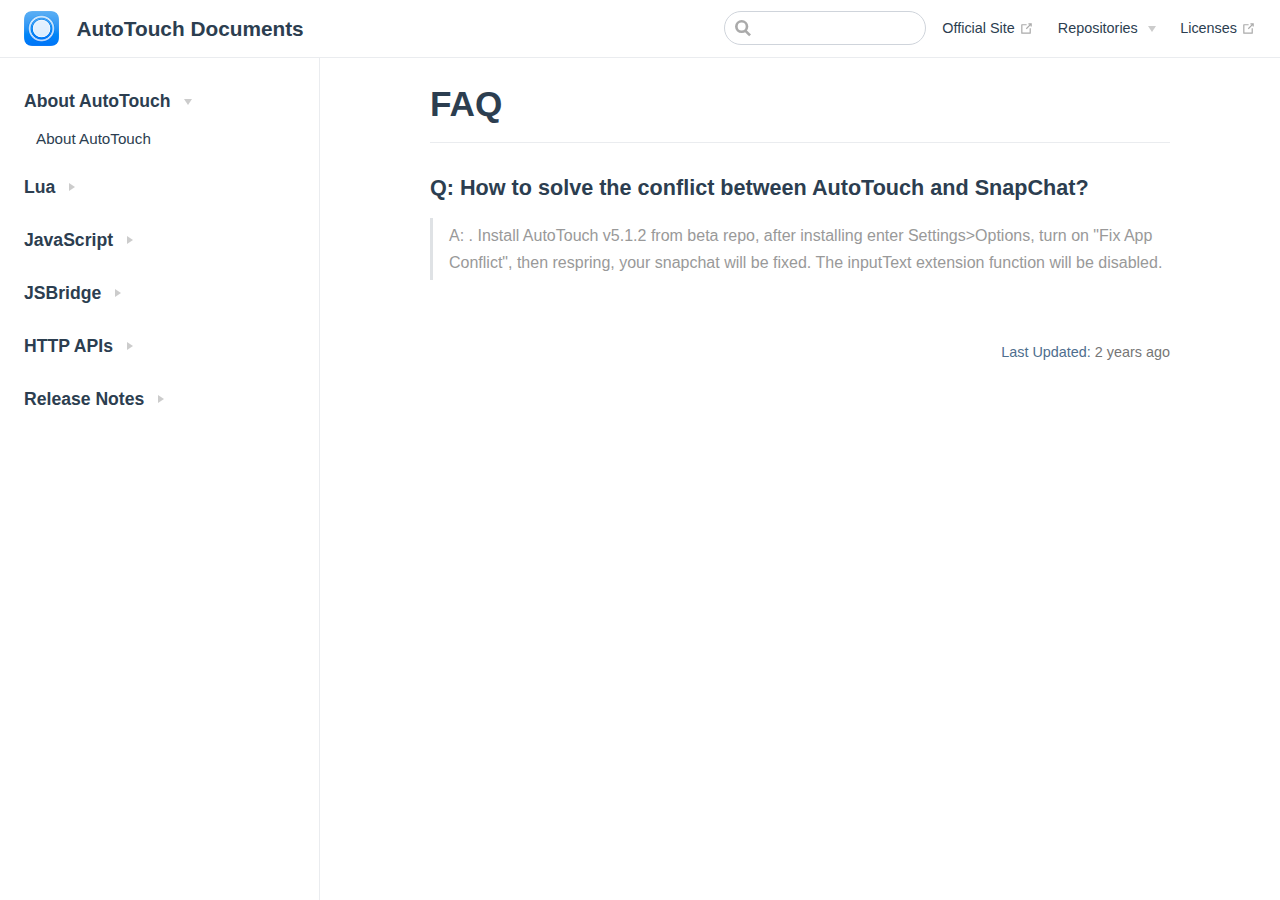
<file: faq.html>
<!DOCTYPE html>
<html lang="en-US">
  <head>
    <meta charset="utf-8">
    <meta name="viewport" content="width=device-width,initial-scale=1">
    <title>FAQ | AutoTouch Documents</title>
    <meta name="generator" content="VuePress 1.9.9">
    <link rel="icon" href="/favicon.ico">
    <meta name="description" content="AutoTouch official documents">
    
    <link rel="preload" href="/assets/css/0.styles.144c1593.css" as="style"><link rel="preload" href="/assets/js/app.b000b161.js" as="script"><link rel="preload" href="/assets/js/3.5e6777c5.js" as="script"><link rel="preload" href="/assets/js/9.4ef41c2d.js" as="script"><link rel="prefetch" href="/assets/js/10.2636e332.js"><link rel="prefetch" href="/assets/js/11.bb7d3036.js"><link rel="prefetch" href="/assets/js/12.e4ec9b19.js"><link rel="prefetch" href="/assets/js/13.b4d43e34.js"><link rel="prefetch" href="/assets/js/14.2fa848d6.js"><link rel="prefetch" href="/assets/js/15.1b56d991.js"><link rel="prefetch" href="/assets/js/4.8e8ea2dc.js"><link rel="prefetch" href="/assets/js/5.eee79492.js"><link rel="prefetch" href="/assets/js/6.171591a3.js"><link rel="prefetch" href="/assets/js/7.654f752a.js"><link rel="prefetch" href="/assets/js/8.909cdf44.js"><link rel="prefetch" href="/assets/js/vendors~flowchart.3568dda2.js">
    <link rel="stylesheet" href="/assets/css/0.styles.144c1593.css">
  </head>
  <body>
    <div id="app" data-server-rendered="true"><div class="theme-container"><header class="navbar"><div class="sidebar-button"><svg xmlns="http://www.w3.org/2000/svg" aria-hidden="true" role="img" viewBox="0 0 448 512" class="icon"><path fill="currentColor" d="M436 124H12c-6.627 0-12-5.373-12-12V80c0-6.627 5.373-12 12-12h424c6.627 0 12 5.373 12 12v32c0 6.627-5.373 12-12 12zm0 160H12c-6.627 0-12-5.373-12-12v-32c0-6.627 5.373-12 12-12h424c6.627 0 12 5.373 12 12v32c0 6.627-5.373 12-12 12zm0 160H12c-6.627 0-12-5.373-12-12v-32c0-6.627 5.373-12 12-12h424c6.627 0 12 5.373 12 12v32c0 6.627-5.373 12-12 12z"></path></svg></div> <a href="/" class="home-link router-link-active"><img src="/img/logo.png" alt="AutoTouch Documents" class="logo"> <span class="site-name can-hide">AutoTouch Documents</span></a> <div class="links"><div class="search-box"><input aria-label="Search" autocomplete="off" spellcheck="false" value=""> <!----></div> <nav class="nav-links can-hide"><div class="nav-item"><a href="https://autotouch.net" target="_blank" rel="noopener noreferrer" class="nav-link external">
  Official Site
  <span><svg xmlns="http://www.w3.org/2000/svg" aria-hidden="true" focusable="false" x="0px" y="0px" viewBox="0 0 100 100" width="15" height="15" class="icon outbound"><path fill="currentColor" d="M18.8,85.1h56l0,0c2.2,0,4-1.8,4-4v-32h-8v28h-48v-48h28v-8h-32l0,0c-2.2,0-4,1.8-4,4v56C14.8,83.3,16.6,85.1,18.8,85.1z"></path> <polygon fill="currentColor" points="45.7,48.7 51.3,54.3 77.2,28.5 77.2,37.2 85.2,37.2 85.2,14.9 62.8,14.9 62.8,22.9 71.5,22.9"></polygon></svg> <span class="sr-only">(opens new window)</span></span></a></div><div class="nav-item"><div class="dropdown-wrapper"><button type="button" aria-label="Repos for Cydia" class="dropdown-title"><span class="title">Repositories</span> <span class="arrow down"></span></button> <button type="button" aria-label="Repos for Cydia" class="mobile-dropdown-title"><span class="title">Repositories</span> <span class="arrow right"></span></button> <ul class="nav-dropdown" style="display:none;"><li class="dropdown-item"><!----> <a href="https://beta.autotouch.net" target="_blank" rel="noopener noreferrer" class="nav-link external">
  Beta Repo
  <span><svg xmlns="http://www.w3.org/2000/svg" aria-hidden="true" focusable="false" x="0px" y="0px" viewBox="0 0 100 100" width="15" height="15" class="icon outbound"><path fill="currentColor" d="M18.8,85.1h56l0,0c2.2,0,4-1.8,4-4v-32h-8v28h-48v-48h28v-8h-32l0,0c-2.2,0-4,1.8-4,4v56C14.8,83.3,16.6,85.1,18.8,85.1z"></path> <polygon fill="currentColor" points="45.7,48.7 51.3,54.3 77.2,28.5 77.2,37.2 85.2,37.2 85.2,14.9 62.8,14.9 62.8,22.9 71.5,22.9"></polygon></svg> <span class="sr-only">(opens new window)</span></span></a></li><li class="dropdown-item"><!----> <a href="https://apt.autotouch.net" target="_blank" rel="noopener noreferrer" class="nav-link external">
  Official Repo
  <span><svg xmlns="http://www.w3.org/2000/svg" aria-hidden="true" focusable="false" x="0px" y="0px" viewBox="0 0 100 100" width="15" height="15" class="icon outbound"><path fill="currentColor" d="M18.8,85.1h56l0,0c2.2,0,4-1.8,4-4v-32h-8v28h-48v-48h28v-8h-32l0,0c-2.2,0-4,1.8-4,4v56C14.8,83.3,16.6,85.1,18.8,85.1z"></path> <polygon fill="currentColor" points="45.7,48.7 51.3,54.3 77.2,28.5 77.2,37.2 85.2,37.2 85.2,14.9 62.8,14.9 62.8,22.9 71.5,22.9"></polygon></svg> <span class="sr-only">(opens new window)</span></span></a></li></ul></div></div><div class="nav-item"><a href="https://license.autotouch.net" target="_blank" rel="noopener noreferrer" class="nav-link external">
  Licenses
  <span><svg xmlns="http://www.w3.org/2000/svg" aria-hidden="true" focusable="false" x="0px" y="0px" viewBox="0 0 100 100" width="15" height="15" class="icon outbound"><path fill="currentColor" d="M18.8,85.1h56l0,0c2.2,0,4-1.8,4-4v-32h-8v28h-48v-48h28v-8h-32l0,0c-2.2,0-4,1.8-4,4v56C14.8,83.3,16.6,85.1,18.8,85.1z"></path> <polygon fill="currentColor" points="45.7,48.7 51.3,54.3 77.2,28.5 77.2,37.2 85.2,37.2 85.2,14.9 62.8,14.9 62.8,22.9 71.5,22.9"></polygon></svg> <span class="sr-only">(opens new window)</span></span></a></div> <!----></nav></div></header> <div class="sidebar-mask"></div> <aside class="sidebar"><nav class="nav-links"><div class="nav-item"><a href="https://autotouch.net" target="_blank" rel="noopener noreferrer" class="nav-link external">
  Official Site
  <span><svg xmlns="http://www.w3.org/2000/svg" aria-hidden="true" focusable="false" x="0px" y="0px" viewBox="0 0 100 100" width="15" height="15" class="icon outbound"><path fill="currentColor" d="M18.8,85.1h56l0,0c2.2,0,4-1.8,4-4v-32h-8v28h-48v-48h28v-8h-32l0,0c-2.2,0-4,1.8-4,4v56C14.8,83.3,16.6,85.1,18.8,85.1z"></path> <polygon fill="currentColor" points="45.7,48.7 51.3,54.3 77.2,28.5 77.2,37.2 85.2,37.2 85.2,14.9 62.8,14.9 62.8,22.9 71.5,22.9"></polygon></svg> <span class="sr-only">(opens new window)</span></span></a></div><div class="nav-item"><div class="dropdown-wrapper"><button type="button" aria-label="Repos for Cydia" class="dropdown-title"><span class="title">Repositories</span> <span class="arrow down"></span></button> <button type="button" aria-label="Repos for Cydia" class="mobile-dropdown-title"><span class="title">Repositories</span> <span class="arrow right"></span></button> <ul class="nav-dropdown" style="display:none;"><li class="dropdown-item"><!----> <a href="https://beta.autotouch.net" target="_blank" rel="noopener noreferrer" class="nav-link external">
  Beta Repo
  <span><svg xmlns="http://www.w3.org/2000/svg" aria-hidden="true" focusable="false" x="0px" y="0px" viewBox="0 0 100 100" width="15" height="15" class="icon outbound"><path fill="currentColor" d="M18.8,85.1h56l0,0c2.2,0,4-1.8,4-4v-32h-8v28h-48v-48h28v-8h-32l0,0c-2.2,0-4,1.8-4,4v56C14.8,83.3,16.6,85.1,18.8,85.1z"></path> <polygon fill="currentColor" points="45.7,48.7 51.3,54.3 77.2,28.5 77.2,37.2 85.2,37.2 85.2,14.9 62.8,14.9 62.8,22.9 71.5,22.9"></polygon></svg> <span class="sr-only">(opens new window)</span></span></a></li><li class="dropdown-item"><!----> <a href="https://apt.autotouch.net" target="_blank" rel="noopener noreferrer" class="nav-link external">
  Official Repo
  <span><svg xmlns="http://www.w3.org/2000/svg" aria-hidden="true" focusable="false" x="0px" y="0px" viewBox="0 0 100 100" width="15" height="15" class="icon outbound"><path fill="currentColor" d="M18.8,85.1h56l0,0c2.2,0,4-1.8,4-4v-32h-8v28h-48v-48h28v-8h-32l0,0c-2.2,0-4,1.8-4,4v56C14.8,83.3,16.6,85.1,18.8,85.1z"></path> <polygon fill="currentColor" points="45.7,48.7 51.3,54.3 77.2,28.5 77.2,37.2 85.2,37.2 85.2,14.9 62.8,14.9 62.8,22.9 71.5,22.9"></polygon></svg> <span class="sr-only">(opens new window)</span></span></a></li></ul></div></div><div class="nav-item"><a href="https://license.autotouch.net" target="_blank" rel="noopener noreferrer" class="nav-link external">
  Licenses
  <span><svg xmlns="http://www.w3.org/2000/svg" aria-hidden="true" focusable="false" x="0px" y="0px" viewBox="0 0 100 100" width="15" height="15" class="icon outbound"><path fill="currentColor" d="M18.8,85.1h56l0,0c2.2,0,4-1.8,4-4v-32h-8v28h-48v-48h28v-8h-32l0,0c-2.2,0-4,1.8-4,4v56C14.8,83.3,16.6,85.1,18.8,85.1z"></path> <polygon fill="currentColor" points="45.7,48.7 51.3,54.3 77.2,28.5 77.2,37.2 85.2,37.2 85.2,14.9 62.8,14.9 62.8,22.9 71.5,22.9"></polygon></svg> <span class="sr-only">(opens new window)</span></span></a></div> <!----></nav>  <ul class="sidebar-links"><li><section class="sidebar-group collapsable depth-0"><a href="/" class="sidebar-heading clickable router-link-active open"><span>About AutoTouch</span> <span class="arrow down"></span></a> <ul class="sidebar-links sidebar-group-items"><li><a href="/" aria-current="page" class="sidebar-link">About AutoTouch</a></li></ul></section></li><li><section class="sidebar-group collapsable depth-0"><a href="/lua" class="sidebar-heading clickable"><span>Lua</span> <span class="arrow right"></span></a> <!----></section></li><li><section class="sidebar-group collapsable depth-0"><a href="/js/" class="sidebar-heading clickable"><span>JavaScript</span> <span class="arrow right"></span></a> <!----></section></li><li><section class="sidebar-group collapsable depth-0"><a href="/js/jsbridge" class="sidebar-heading clickable"><span>JSBridge</span> <span class="arrow right"></span></a> <!----></section></li><li><section class="sidebar-group collapsable depth-0"><a href="/http-api" class="sidebar-heading clickable"><span>HTTP APIs</span> <span class="arrow right"></span></a> <!----></section></li><li><section class="sidebar-group collapsable depth-0"><a href="/release-notes" class="sidebar-heading clickable"><span>Release Notes</span> <span class="arrow right"></span></a> <!----></section></li></ul> </aside> <main class="page"> <div class="theme-default-content content__default"><h1 id="faq"><a href="#faq" class="header-anchor">#</a> FAQ</h1> <hr> <h3 id="q-how-to-solve-the-conflict-between-autotouch-and-snapchat"><a href="#q-how-to-solve-the-conflict-between-autotouch-and-snapchat" class="header-anchor">#</a> Q: How to solve the conflict between AutoTouch and SnapChat?</h3> <blockquote><p>A: .  Install AutoTouch v5.1.2 from beta repo, after installing enter Settings&gt;Options, turn on &quot;Fix App Conflict&quot;, then respring, your snapchat will be fixed. The inputText extension function will be disabled.</p></blockquote></div> <footer class="page-edit"><!----> <div class="last-updated"><span class="prefix">Last Updated:</span> <span class="time">2 years ago</span></div></footer> <!----> </main></div><div class="global-ui"><!----></div></div>
    <script src="/assets/js/app.b000b161.js" defer></script><script src="/assets/js/3.5e6777c5.js" defer></script><script src="/assets/js/9.4ef41c2d.js" defer></script>
  </body>
</html>
</file>
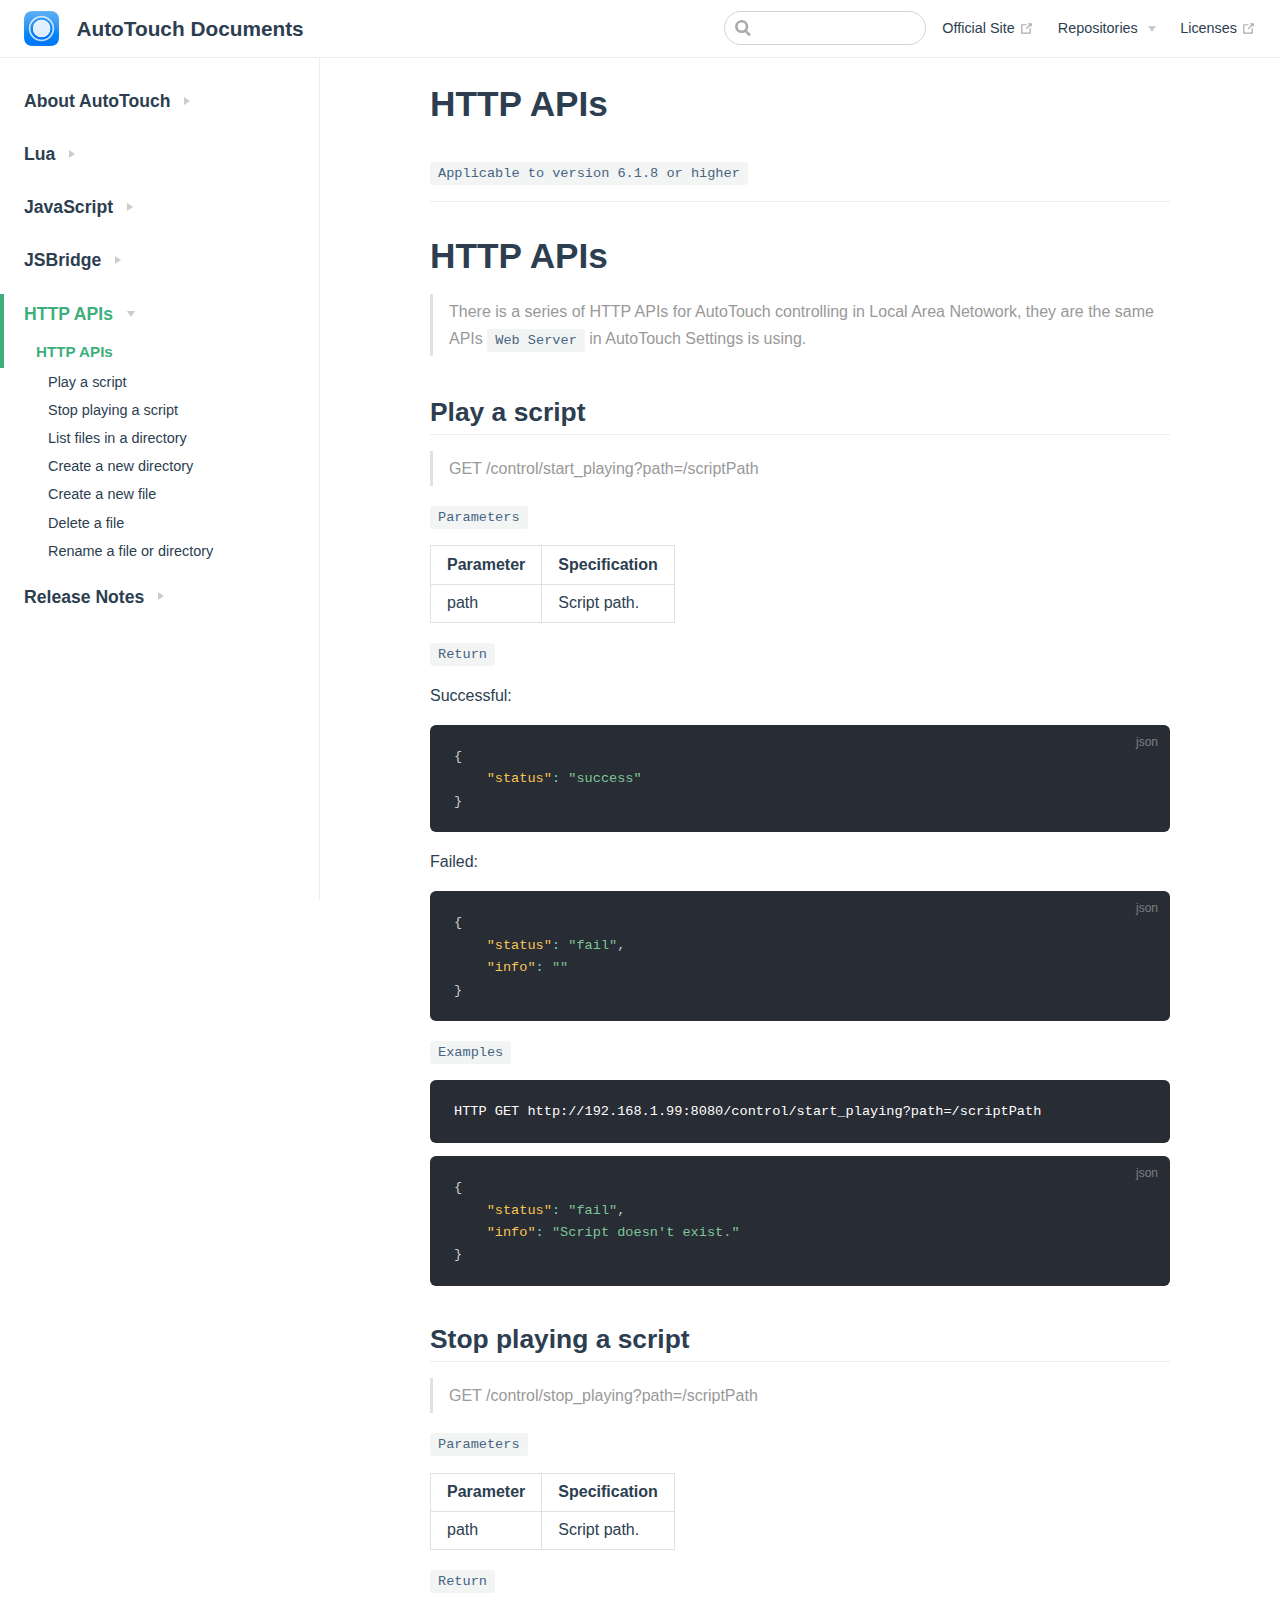
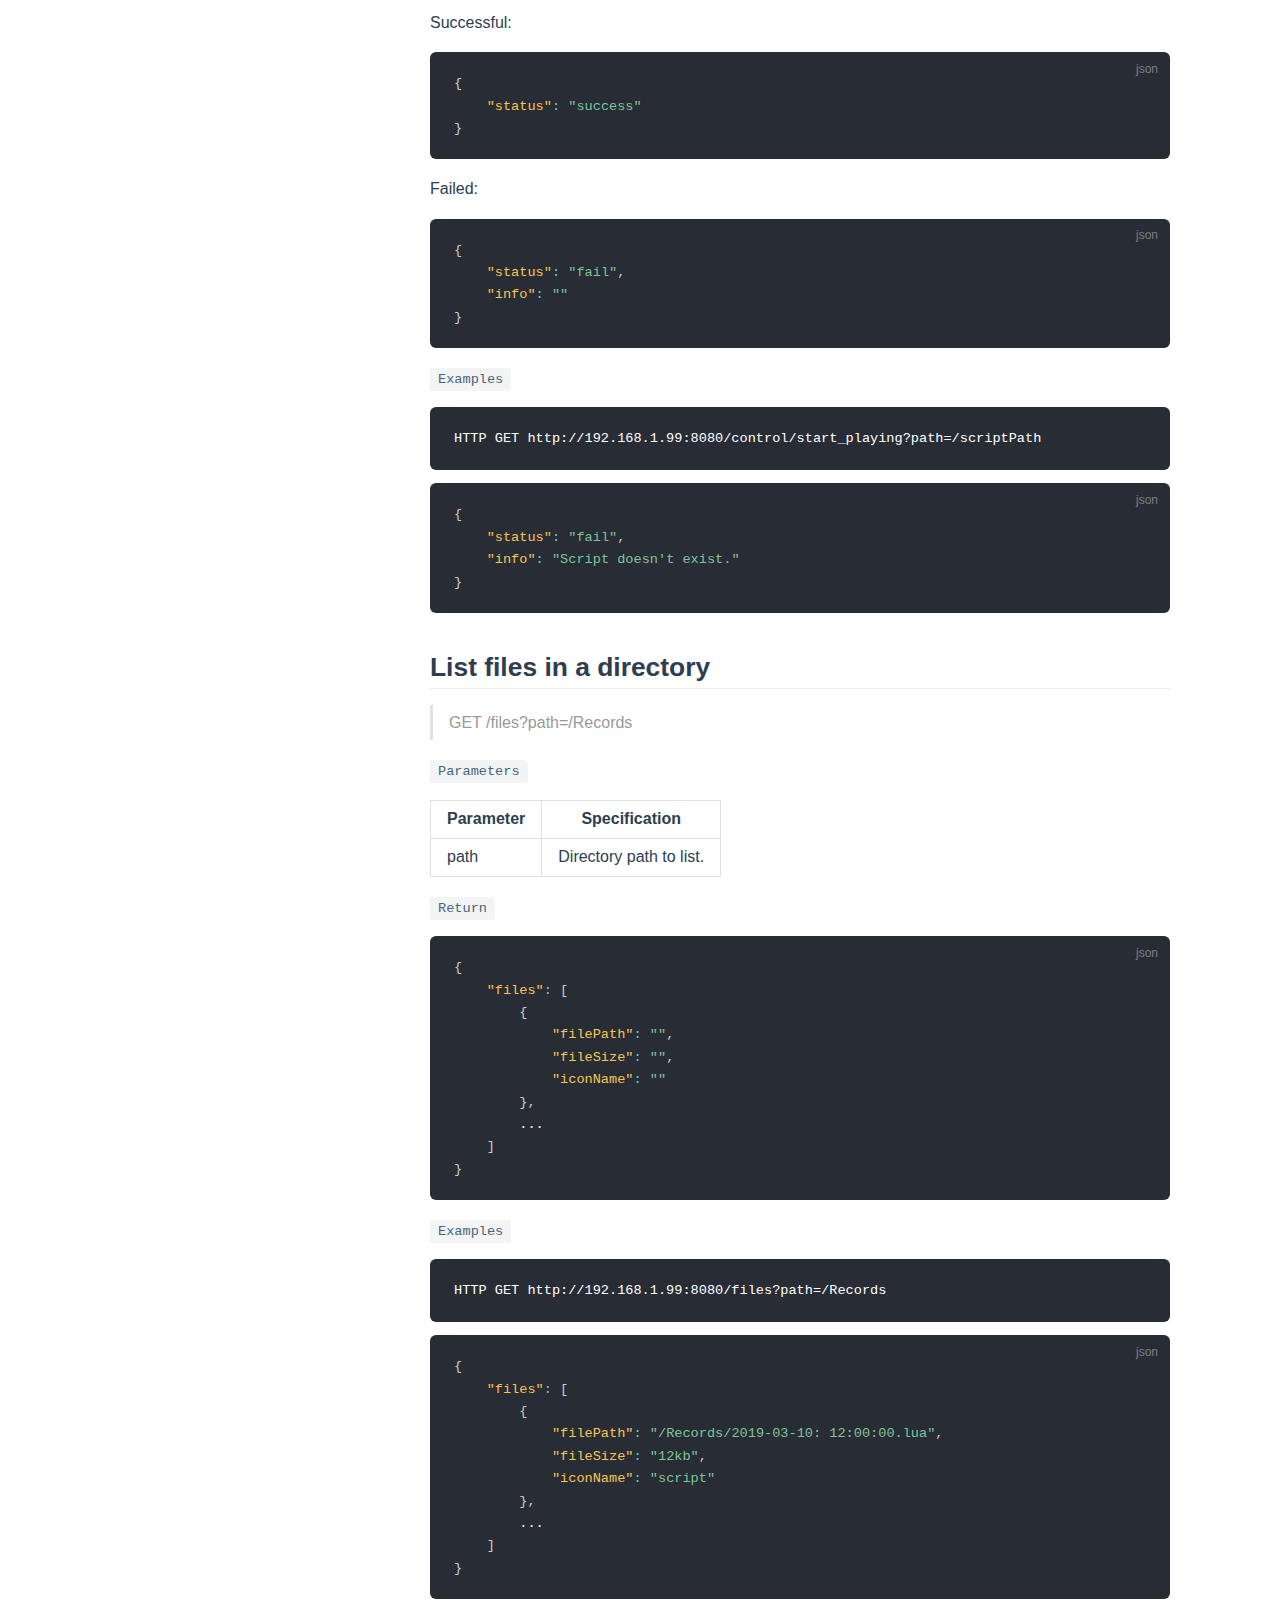
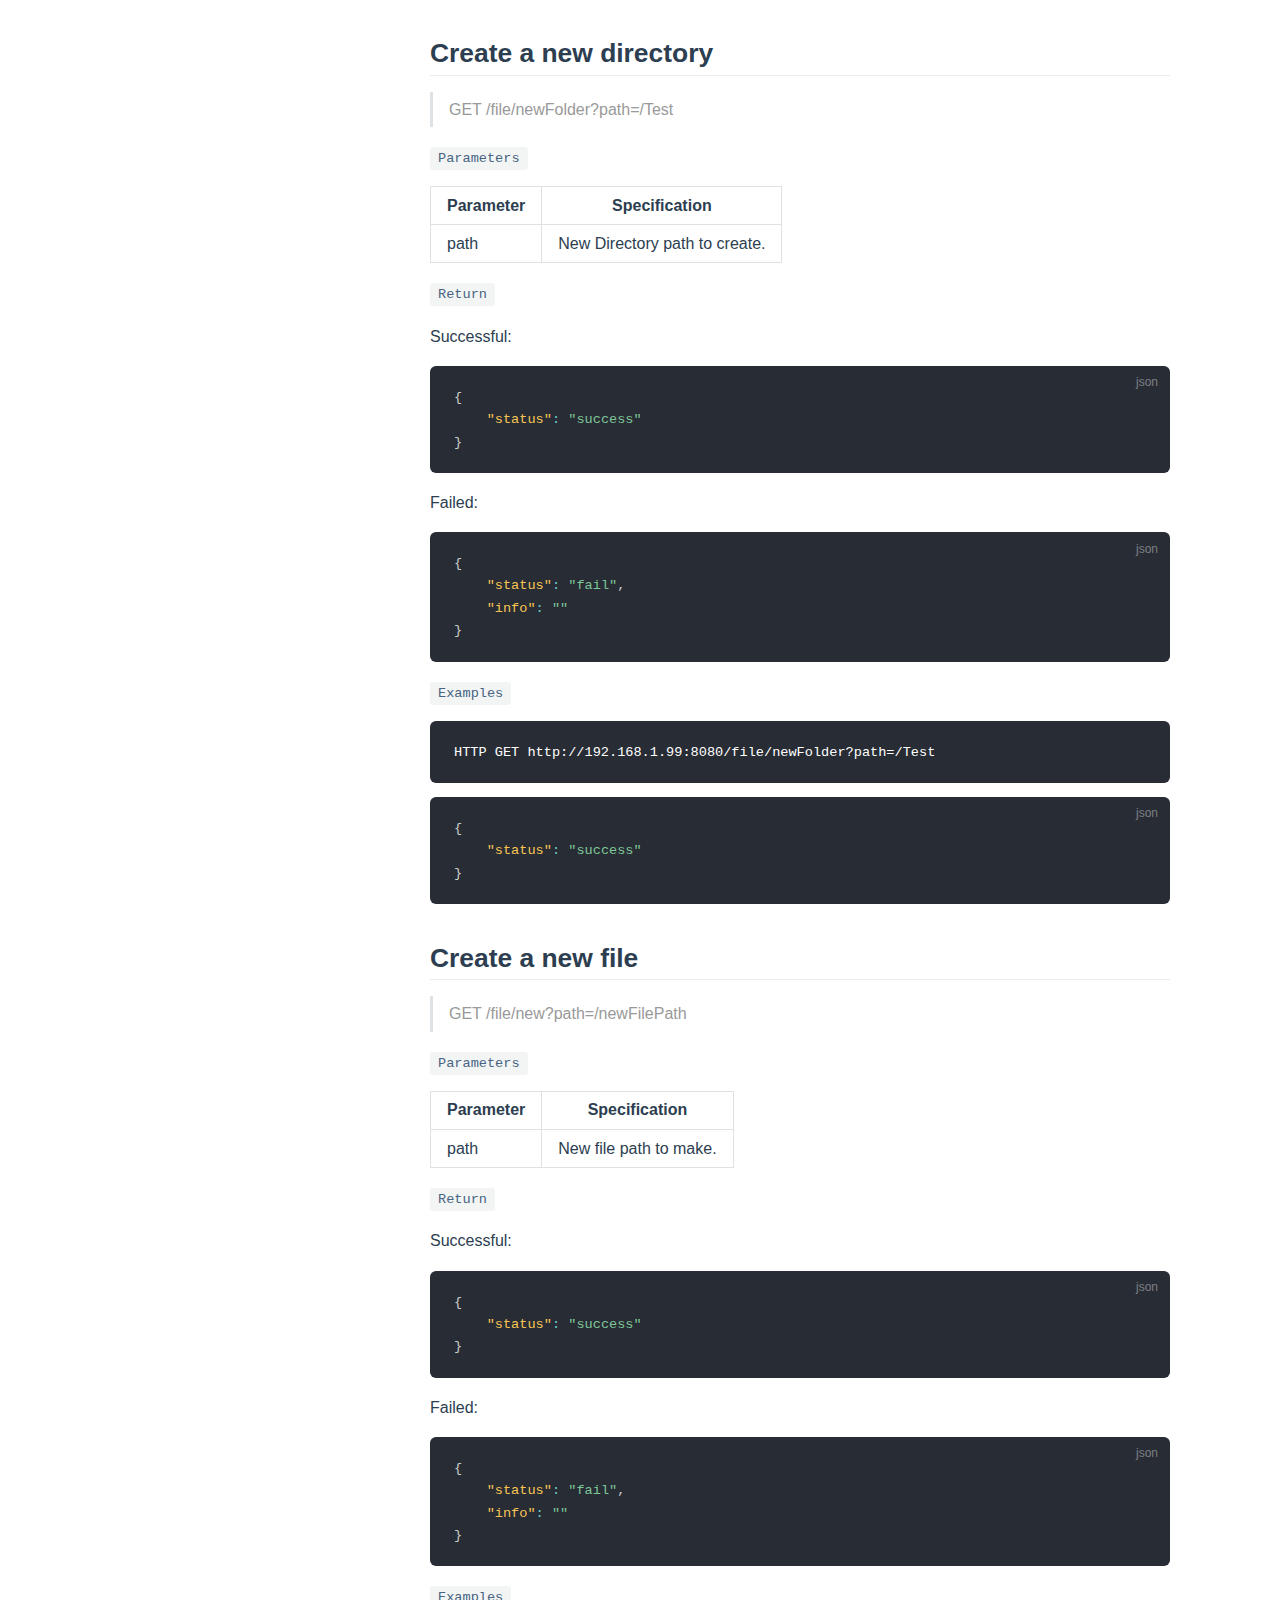
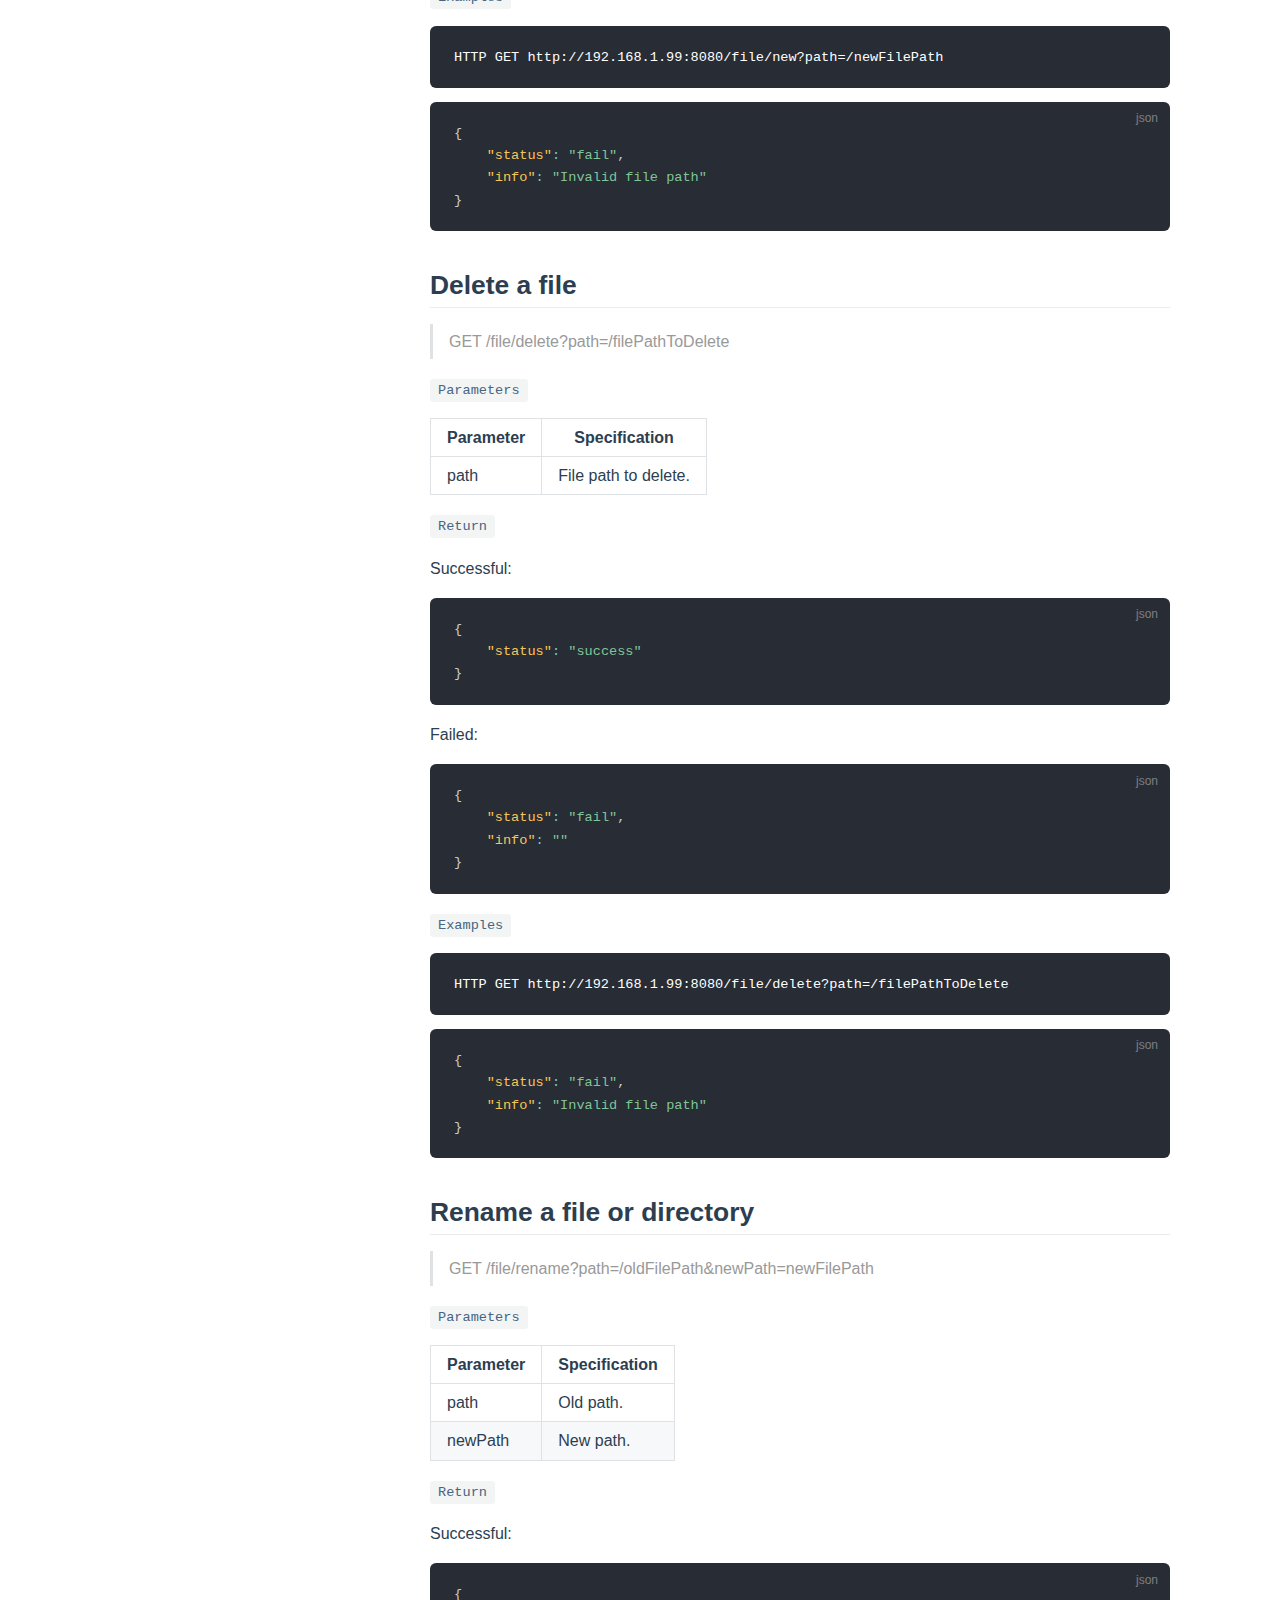
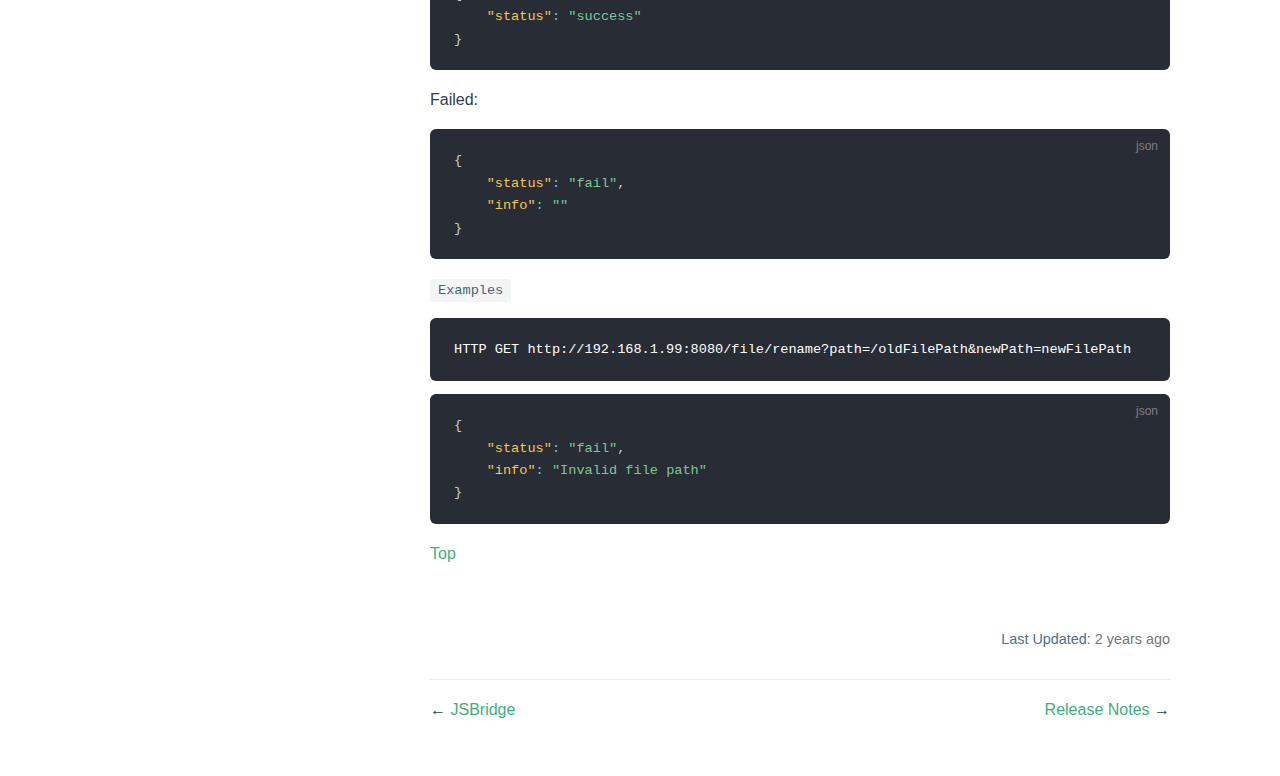
<file: http-api.html>
<!DOCTYPE html>
<html lang="en-US">
  <head>
    <meta charset="utf-8">
    <meta name="viewport" content="width=device-width,initial-scale=1">
    <title>HTTP APIs | AutoTouch Documents</title>
    <meta name="generator" content="VuePress 1.9.9">
    <link rel="icon" href="/favicon.ico">
    <meta name="description" content="AutoTouch official documents">
    
    <link rel="preload" href="/assets/css/0.styles.144c1593.css" as="style"><link rel="preload" href="/assets/js/app.b000b161.js" as="script"><link rel="preload" href="/assets/js/3.5e6777c5.js" as="script"><link rel="preload" href="/assets/js/10.2636e332.js" as="script"><link rel="prefetch" href="/assets/js/11.bb7d3036.js"><link rel="prefetch" href="/assets/js/12.e4ec9b19.js"><link rel="prefetch" href="/assets/js/13.b4d43e34.js"><link rel="prefetch" href="/assets/js/14.2fa848d6.js"><link rel="prefetch" href="/assets/js/15.1b56d991.js"><link rel="prefetch" href="/assets/js/4.8e8ea2dc.js"><link rel="prefetch" href="/assets/js/5.eee79492.js"><link rel="prefetch" href="/assets/js/6.171591a3.js"><link rel="prefetch" href="/assets/js/7.654f752a.js"><link rel="prefetch" href="/assets/js/8.909cdf44.js"><link rel="prefetch" href="/assets/js/9.4ef41c2d.js"><link rel="prefetch" href="/assets/js/vendors~flowchart.3568dda2.js">
    <link rel="stylesheet" href="/assets/css/0.styles.144c1593.css">
  </head>
  <body>
    <div id="app" data-server-rendered="true"><div class="theme-container"><header class="navbar"><div class="sidebar-button"><svg xmlns="http://www.w3.org/2000/svg" aria-hidden="true" role="img" viewBox="0 0 448 512" class="icon"><path fill="currentColor" d="M436 124H12c-6.627 0-12-5.373-12-12V80c0-6.627 5.373-12 12-12h424c6.627 0 12 5.373 12 12v32c0 6.627-5.373 12-12 12zm0 160H12c-6.627 0-12-5.373-12-12v-32c0-6.627 5.373-12 12-12h424c6.627 0 12 5.373 12 12v32c0 6.627-5.373 12-12 12zm0 160H12c-6.627 0-12-5.373-12-12v-32c0-6.627 5.373-12 12-12h424c6.627 0 12 5.373 12 12v32c0 6.627-5.373 12-12 12z"></path></svg></div> <a href="/" class="home-link router-link-active"><img src="/img/logo.png" alt="AutoTouch Documents" class="logo"> <span class="site-name can-hide">AutoTouch Documents</span></a> <div class="links"><div class="search-box"><input aria-label="Search" autocomplete="off" spellcheck="false" value=""> <!----></div> <nav class="nav-links can-hide"><div class="nav-item"><a href="https://autotouch.net" target="_blank" rel="noopener noreferrer" class="nav-link external">
  Official Site
  <span><svg xmlns="http://www.w3.org/2000/svg" aria-hidden="true" focusable="false" x="0px" y="0px" viewBox="0 0 100 100" width="15" height="15" class="icon outbound"><path fill="currentColor" d="M18.8,85.1h56l0,0c2.2,0,4-1.8,4-4v-32h-8v28h-48v-48h28v-8h-32l0,0c-2.2,0-4,1.8-4,4v56C14.8,83.3,16.6,85.1,18.8,85.1z"></path> <polygon fill="currentColor" points="45.7,48.7 51.3,54.3 77.2,28.5 77.2,37.2 85.2,37.2 85.2,14.9 62.8,14.9 62.8,22.9 71.5,22.9"></polygon></svg> <span class="sr-only">(opens new window)</span></span></a></div><div class="nav-item"><div class="dropdown-wrapper"><button type="button" aria-label="Repos for Cydia" class="dropdown-title"><span class="title">Repositories</span> <span class="arrow down"></span></button> <button type="button" aria-label="Repos for Cydia" class="mobile-dropdown-title"><span class="title">Repositories</span> <span class="arrow right"></span></button> <ul class="nav-dropdown" style="display:none;"><li class="dropdown-item"><!----> <a href="https://beta.autotouch.net" target="_blank" rel="noopener noreferrer" class="nav-link external">
  Beta Repo
  <span><svg xmlns="http://www.w3.org/2000/svg" aria-hidden="true" focusable="false" x="0px" y="0px" viewBox="0 0 100 100" width="15" height="15" class="icon outbound"><path fill="currentColor" d="M18.8,85.1h56l0,0c2.2,0,4-1.8,4-4v-32h-8v28h-48v-48h28v-8h-32l0,0c-2.2,0-4,1.8-4,4v56C14.8,83.3,16.6,85.1,18.8,85.1z"></path> <polygon fill="currentColor" points="45.7,48.7 51.3,54.3 77.2,28.5 77.2,37.2 85.2,37.2 85.2,14.9 62.8,14.9 62.8,22.9 71.5,22.9"></polygon></svg> <span class="sr-only">(opens new window)</span></span></a></li><li class="dropdown-item"><!----> <a href="https://apt.autotouch.net" target="_blank" rel="noopener noreferrer" class="nav-link external">
  Official Repo
  <span><svg xmlns="http://www.w3.org/2000/svg" aria-hidden="true" focusable="false" x="0px" y="0px" viewBox="0 0 100 100" width="15" height="15" class="icon outbound"><path fill="currentColor" d="M18.8,85.1h56l0,0c2.2,0,4-1.8,4-4v-32h-8v28h-48v-48h28v-8h-32l0,0c-2.2,0-4,1.8-4,4v56C14.8,83.3,16.6,85.1,18.8,85.1z"></path> <polygon fill="currentColor" points="45.7,48.7 51.3,54.3 77.2,28.5 77.2,37.2 85.2,37.2 85.2,14.9 62.8,14.9 62.8,22.9 71.5,22.9"></polygon></svg> <span class="sr-only">(opens new window)</span></span></a></li></ul></div></div><div class="nav-item"><a href="https://license.autotouch.net" target="_blank" rel="noopener noreferrer" class="nav-link external">
  Licenses
  <span><svg xmlns="http://www.w3.org/2000/svg" aria-hidden="true" focusable="false" x="0px" y="0px" viewBox="0 0 100 100" width="15" height="15" class="icon outbound"><path fill="currentColor" d="M18.8,85.1h56l0,0c2.2,0,4-1.8,4-4v-32h-8v28h-48v-48h28v-8h-32l0,0c-2.2,0-4,1.8-4,4v56C14.8,83.3,16.6,85.1,18.8,85.1z"></path> <polygon fill="currentColor" points="45.7,48.7 51.3,54.3 77.2,28.5 77.2,37.2 85.2,37.2 85.2,14.9 62.8,14.9 62.8,22.9 71.5,22.9"></polygon></svg> <span class="sr-only">(opens new window)</span></span></a></div> <!----></nav></div></header> <div class="sidebar-mask"></div> <aside class="sidebar"><nav class="nav-links"><div class="nav-item"><a href="https://autotouch.net" target="_blank" rel="noopener noreferrer" class="nav-link external">
  Official Site
  <span><svg xmlns="http://www.w3.org/2000/svg" aria-hidden="true" focusable="false" x="0px" y="0px" viewBox="0 0 100 100" width="15" height="15" class="icon outbound"><path fill="currentColor" d="M18.8,85.1h56l0,0c2.2,0,4-1.8,4-4v-32h-8v28h-48v-48h28v-8h-32l0,0c-2.2,0-4,1.8-4,4v56C14.8,83.3,16.6,85.1,18.8,85.1z"></path> <polygon fill="currentColor" points="45.7,48.7 51.3,54.3 77.2,28.5 77.2,37.2 85.2,37.2 85.2,14.9 62.8,14.9 62.8,22.9 71.5,22.9"></polygon></svg> <span class="sr-only">(opens new window)</span></span></a></div><div class="nav-item"><div class="dropdown-wrapper"><button type="button" aria-label="Repos for Cydia" class="dropdown-title"><span class="title">Repositories</span> <span class="arrow down"></span></button> <button type="button" aria-label="Repos for Cydia" class="mobile-dropdown-title"><span class="title">Repositories</span> <span class="arrow right"></span></button> <ul class="nav-dropdown" style="display:none;"><li class="dropdown-item"><!----> <a href="https://beta.autotouch.net" target="_blank" rel="noopener noreferrer" class="nav-link external">
  Beta Repo
  <span><svg xmlns="http://www.w3.org/2000/svg" aria-hidden="true" focusable="false" x="0px" y="0px" viewBox="0 0 100 100" width="15" height="15" class="icon outbound"><path fill="currentColor" d="M18.8,85.1h56l0,0c2.2,0,4-1.8,4-4v-32h-8v28h-48v-48h28v-8h-32l0,0c-2.2,0-4,1.8-4,4v56C14.8,83.3,16.6,85.1,18.8,85.1z"></path> <polygon fill="currentColor" points="45.7,48.7 51.3,54.3 77.2,28.5 77.2,37.2 85.2,37.2 85.2,14.9 62.8,14.9 62.8,22.9 71.5,22.9"></polygon></svg> <span class="sr-only">(opens new window)</span></span></a></li><li class="dropdown-item"><!----> <a href="https://apt.autotouch.net" target="_blank" rel="noopener noreferrer" class="nav-link external">
  Official Repo
  <span><svg xmlns="http://www.w3.org/2000/svg" aria-hidden="true" focusable="false" x="0px" y="0px" viewBox="0 0 100 100" width="15" height="15" class="icon outbound"><path fill="currentColor" d="M18.8,85.1h56l0,0c2.2,0,4-1.8,4-4v-32h-8v28h-48v-48h28v-8h-32l0,0c-2.2,0-4,1.8-4,4v56C14.8,83.3,16.6,85.1,18.8,85.1z"></path> <polygon fill="currentColor" points="45.7,48.7 51.3,54.3 77.2,28.5 77.2,37.2 85.2,37.2 85.2,14.9 62.8,14.9 62.8,22.9 71.5,22.9"></polygon></svg> <span class="sr-only">(opens new window)</span></span></a></li></ul></div></div><div class="nav-item"><a href="https://license.autotouch.net" target="_blank" rel="noopener noreferrer" class="nav-link external">
  Licenses
  <span><svg xmlns="http://www.w3.org/2000/svg" aria-hidden="true" focusable="false" x="0px" y="0px" viewBox="0 0 100 100" width="15" height="15" class="icon outbound"><path fill="currentColor" d="M18.8,85.1h56l0,0c2.2,0,4-1.8,4-4v-32h-8v28h-48v-48h28v-8h-32l0,0c-2.2,0-4,1.8-4,4v56C14.8,83.3,16.6,85.1,18.8,85.1z"></path> <polygon fill="currentColor" points="45.7,48.7 51.3,54.3 77.2,28.5 77.2,37.2 85.2,37.2 85.2,14.9 62.8,14.9 62.8,22.9 71.5,22.9"></polygon></svg> <span class="sr-only">(opens new window)</span></span></a></div> <!----></nav>  <ul class="sidebar-links"><li><section class="sidebar-group collapsable depth-0"><a href="/" class="sidebar-heading clickable router-link-active"><span>About AutoTouch</span> <span class="arrow right"></span></a> <!----></section></li><li><section class="sidebar-group collapsable depth-0"><a href="/lua" class="sidebar-heading clickable"><span>Lua</span> <span class="arrow right"></span></a> <!----></section></li><li><section class="sidebar-group collapsable depth-0"><a href="/js/" class="sidebar-heading clickable"><span>JavaScript</span> <span class="arrow right"></span></a> <!----></section></li><li><section class="sidebar-group collapsable depth-0"><a href="/js/jsbridge" class="sidebar-heading clickable"><span>JSBridge</span> <span class="arrow right"></span></a> <!----></section></li><li><section class="sidebar-group collapsable depth-0"><a href="/http-api" class="sidebar-heading clickable open active"><span>HTTP APIs</span> <span class="arrow down"></span></a> <ul class="sidebar-links sidebar-group-items"><li><a href="/http-api.html" aria-current="page" class="active sidebar-link">HTTP APIs</a><ul class="sidebar-sub-headers"><li class="sidebar-sub-header"><a href="/http-api.html#play-a-script" class="sidebar-link">Play a script</a></li><li class="sidebar-sub-header"><a href="/http-api.html#stop-playing-a-script" class="sidebar-link">Stop playing a script</a></li><li class="sidebar-sub-header"><a href="/http-api.html#list-files-in-a-directory" class="sidebar-link">List files in a directory</a></li><li class="sidebar-sub-header"><a href="/http-api.html#create-a-new-directory" class="sidebar-link">Create a new directory</a></li><li class="sidebar-sub-header"><a href="/http-api.html#create-a-new-file" class="sidebar-link">Create a new file</a></li><li class="sidebar-sub-header"><a href="/http-api.html#delete-a-file" class="sidebar-link">Delete a file</a></li><li class="sidebar-sub-header"><a href="/http-api.html#rename-a-file-or-directory" class="sidebar-link">Rename a file or directory</a></li></ul></li></ul></section></li><li><section class="sidebar-group collapsable depth-0"><a href="/release-notes" class="sidebar-heading clickable"><span>Release Notes</span> <span class="arrow right"></span></a> <!----></section></li></ul> </aside> <main class="page"> <div class="theme-default-content content__default"><h1 id="http-apis"><a href="#http-apis" class="header-anchor">#</a> HTTP APIs</h1> <p><code>Applicable to version 6.1.8 or higher</code></p> <hr> <h1 id="http-apis-2"><a href="#http-apis-2" class="header-anchor">#</a> HTTP APIs</h1> <blockquote><p>There is a series of HTTP APIs for AutoTouch controlling in Local Area Netowork, they are the same APIs <code>Web Server</code> in AutoTouch Settings is using.</p></blockquote> <h2 id="play-a-script"><a href="#play-a-script" class="header-anchor">#</a> Play a script</h2> <blockquote><p>GET /control/start_playing?path=/scriptPath</p></blockquote> <p><code>Parameters</code></p> <table><thead><tr><th>Parameter</th> <th>Specification</th></tr></thead> <tbody><tr><td>path</td> <td>Script path.</td></tr></tbody></table> <p><code>Return</code></p> <p>Successful:</p> <div class="language-json extra-class"><pre class="language-json"><code><span class="token punctuation">{</span>
    <span class="token property">&quot;status&quot;</span><span class="token operator">:</span> <span class="token string">&quot;success&quot;</span>
<span class="token punctuation">}</span>
</code></pre></div><p>Failed:</p> <div class="language-json extra-class"><pre class="language-json"><code><span class="token punctuation">{</span>
    <span class="token property">&quot;status&quot;</span><span class="token operator">:</span> <span class="token string">&quot;fail&quot;</span><span class="token punctuation">,</span>
    <span class="token property">&quot;info&quot;</span><span class="token operator">:</span> <span class="token string">&quot;&quot;</span>
<span class="token punctuation">}</span>
</code></pre></div><p><code>Examples</code></p> <div class="language- extra-class"><pre class="language-text"><code>HTTP GET http://192.168.1.99:8080/control/start_playing?path=/scriptPath
</code></pre></div><div class="language-json extra-class"><pre class="language-json"><code><span class="token punctuation">{</span>
    <span class="token property">&quot;status&quot;</span><span class="token operator">:</span> <span class="token string">&quot;fail&quot;</span><span class="token punctuation">,</span>
    <span class="token property">&quot;info&quot;</span><span class="token operator">:</span> <span class="token string">&quot;Script doesn't exist.&quot;</span>
<span class="token punctuation">}</span>
</code></pre></div><h2 id="stop-playing-a-script"><a href="#stop-playing-a-script" class="header-anchor">#</a> Stop playing a script</h2> <blockquote><p>GET /control/stop_playing?path=/scriptPath</p></blockquote> <p><code>Parameters</code></p> <table><thead><tr><th>Parameter</th> <th>Specification</th></tr></thead> <tbody><tr><td>path</td> <td>Script path.</td></tr></tbody></table> <p><code>Return</code></p> <p>Successful:</p> <div class="language-json extra-class"><pre class="language-json"><code><span class="token punctuation">{</span>
    <span class="token property">&quot;status&quot;</span><span class="token operator">:</span> <span class="token string">&quot;success&quot;</span>
<span class="token punctuation">}</span>
</code></pre></div><p>Failed:</p> <div class="language-json extra-class"><pre class="language-json"><code><span class="token punctuation">{</span>
    <span class="token property">&quot;status&quot;</span><span class="token operator">:</span> <span class="token string">&quot;fail&quot;</span><span class="token punctuation">,</span>
    <span class="token property">&quot;info&quot;</span><span class="token operator">:</span> <span class="token string">&quot;&quot;</span>
<span class="token punctuation">}</span>
</code></pre></div><p><code>Examples</code></p> <div class="language- extra-class"><pre class="language-text"><code>HTTP GET http://192.168.1.99:8080/control/start_playing?path=/scriptPath
</code></pre></div><div class="language-json extra-class"><pre class="language-json"><code><span class="token punctuation">{</span>
    <span class="token property">&quot;status&quot;</span><span class="token operator">:</span> <span class="token string">&quot;fail&quot;</span><span class="token punctuation">,</span>
    <span class="token property">&quot;info&quot;</span><span class="token operator">:</span> <span class="token string">&quot;Script doesn't exist.&quot;</span>
<span class="token punctuation">}</span>
</code></pre></div><h2 id="list-files-in-a-directory"><a href="#list-files-in-a-directory" class="header-anchor">#</a> List files in a directory</h2> <blockquote><p>GET /files?path=/Records</p></blockquote> <p><code>Parameters</code></p> <table><thead><tr><th>Parameter</th> <th>Specification</th></tr></thead> <tbody><tr><td>path</td> <td>Directory path to list.</td></tr></tbody></table> <p><code>Return</code></p> <div class="language-json extra-class"><pre class="language-json"><code><span class="token punctuation">{</span>
    <span class="token property">&quot;files&quot;</span><span class="token operator">:</span> <span class="token punctuation">[</span>
        <span class="token punctuation">{</span>
            <span class="token property">&quot;filePath&quot;</span><span class="token operator">:</span> <span class="token string">&quot;&quot;</span><span class="token punctuation">,</span>
            <span class="token property">&quot;fileSize&quot;</span><span class="token operator">:</span> <span class="token string">&quot;&quot;</span><span class="token punctuation">,</span>
            <span class="token property">&quot;iconName&quot;</span><span class="token operator">:</span> <span class="token string">&quot;&quot;</span>
        <span class="token punctuation">}</span><span class="token punctuation">,</span>
        ...
    <span class="token punctuation">]</span>
<span class="token punctuation">}</span>
</code></pre></div><p><code>Examples</code></p> <div class="language- extra-class"><pre class="language-text"><code>HTTP GET http://192.168.1.99:8080/files?path=/Records
</code></pre></div><div class="language-json extra-class"><pre class="language-json"><code><span class="token punctuation">{</span>
    <span class="token property">&quot;files&quot;</span><span class="token operator">:</span> <span class="token punctuation">[</span>
        <span class="token punctuation">{</span>
            <span class="token property">&quot;filePath&quot;</span><span class="token operator">:</span> <span class="token string">&quot;/Records/2019-03-10: 12:00:00.lua&quot;</span><span class="token punctuation">,</span>
            <span class="token property">&quot;fileSize&quot;</span><span class="token operator">:</span> <span class="token string">&quot;12kb&quot;</span><span class="token punctuation">,</span>
            <span class="token property">&quot;iconName&quot;</span><span class="token operator">:</span> <span class="token string">&quot;script&quot;</span>
        <span class="token punctuation">}</span><span class="token punctuation">,</span>
        ...
    <span class="token punctuation">]</span>
<span class="token punctuation">}</span>
</code></pre></div><h2 id="create-a-new-directory"><a href="#create-a-new-directory" class="header-anchor">#</a> Create a new directory</h2> <blockquote><p>GET /file/newFolder?path=/Test</p></blockquote> <p><code>Parameters</code></p> <table><thead><tr><th>Parameter</th> <th>Specification</th></tr></thead> <tbody><tr><td>path</td> <td>New Directory path to create.</td></tr></tbody></table> <p><code>Return</code></p> <p>Successful:</p> <div class="language-json extra-class"><pre class="language-json"><code><span class="token punctuation">{</span>
    <span class="token property">&quot;status&quot;</span><span class="token operator">:</span> <span class="token string">&quot;success&quot;</span>
<span class="token punctuation">}</span>
</code></pre></div><p>Failed:</p> <div class="language-json extra-class"><pre class="language-json"><code><span class="token punctuation">{</span>
    <span class="token property">&quot;status&quot;</span><span class="token operator">:</span> <span class="token string">&quot;fail&quot;</span><span class="token punctuation">,</span>
    <span class="token property">&quot;info&quot;</span><span class="token operator">:</span> <span class="token string">&quot;&quot;</span>
<span class="token punctuation">}</span>
</code></pre></div><p><code>Examples</code></p> <div class="language- extra-class"><pre class="language-text"><code>HTTP GET http://192.168.1.99:8080/file/newFolder?path=/Test
</code></pre></div><div class="language-json extra-class"><pre class="language-json"><code><span class="token punctuation">{</span>
    <span class="token property">&quot;status&quot;</span><span class="token operator">:</span> <span class="token string">&quot;success&quot;</span>
<span class="token punctuation">}</span>
</code></pre></div><h2 id="create-a-new-file"><a href="#create-a-new-file" class="header-anchor">#</a> Create a new file</h2> <blockquote><p>GET /file/new?path=/newFilePath</p></blockquote> <p><code>Parameters</code></p> <table><thead><tr><th>Parameter</th> <th>Specification</th></tr></thead> <tbody><tr><td>path</td> <td>New file path to make.</td></tr></tbody></table> <p><code>Return</code></p> <p>Successful:</p> <div class="language-json extra-class"><pre class="language-json"><code><span class="token punctuation">{</span>
    <span class="token property">&quot;status&quot;</span><span class="token operator">:</span> <span class="token string">&quot;success&quot;</span>
<span class="token punctuation">}</span>
</code></pre></div><p>Failed:</p> <div class="language-json extra-class"><pre class="language-json"><code><span class="token punctuation">{</span>
    <span class="token property">&quot;status&quot;</span><span class="token operator">:</span> <span class="token string">&quot;fail&quot;</span><span class="token punctuation">,</span>
    <span class="token property">&quot;info&quot;</span><span class="token operator">:</span> <span class="token string">&quot;&quot;</span>
<span class="token punctuation">}</span>
</code></pre></div><p><code>Examples</code></p> <div class="language- extra-class"><pre class="language-text"><code>HTTP GET http://192.168.1.99:8080/file/new?path=/newFilePath
</code></pre></div><div class="language-json extra-class"><pre class="language-json"><code><span class="token punctuation">{</span>
    <span class="token property">&quot;status&quot;</span><span class="token operator">:</span> <span class="token string">&quot;fail&quot;</span><span class="token punctuation">,</span>
    <span class="token property">&quot;info&quot;</span><span class="token operator">:</span> <span class="token string">&quot;Invalid file path&quot;</span>
<span class="token punctuation">}</span>
</code></pre></div><h2 id="delete-a-file"><a href="#delete-a-file" class="header-anchor">#</a> Delete a file</h2> <blockquote><p>GET /file/delete?path=/filePathToDelete</p></blockquote> <p><code>Parameters</code></p> <table><thead><tr><th>Parameter</th> <th>Specification</th></tr></thead> <tbody><tr><td>path</td> <td>File path to delete.</td></tr></tbody></table> <p><code>Return</code></p> <p>Successful:</p> <div class="language-json extra-class"><pre class="language-json"><code><span class="token punctuation">{</span>
    <span class="token property">&quot;status&quot;</span><span class="token operator">:</span> <span class="token string">&quot;success&quot;</span>
<span class="token punctuation">}</span>
</code></pre></div><p>Failed:</p> <div class="language-json extra-class"><pre class="language-json"><code><span class="token punctuation">{</span>
    <span class="token property">&quot;status&quot;</span><span class="token operator">:</span> <span class="token string">&quot;fail&quot;</span><span class="token punctuation">,</span>
    <span class="token property">&quot;info&quot;</span><span class="token operator">:</span> <span class="token string">&quot;&quot;</span>
<span class="token punctuation">}</span>
</code></pre></div><p><code>Examples</code></p> <div class="language- extra-class"><pre class="language-text"><code>HTTP GET http://192.168.1.99:8080/file/delete?path=/filePathToDelete
</code></pre></div><div class="language-json extra-class"><pre class="language-json"><code><span class="token punctuation">{</span>
    <span class="token property">&quot;status&quot;</span><span class="token operator">:</span> <span class="token string">&quot;fail&quot;</span><span class="token punctuation">,</span>
    <span class="token property">&quot;info&quot;</span><span class="token operator">:</span> <span class="token string">&quot;Invalid file path&quot;</span>
<span class="token punctuation">}</span>
</code></pre></div><h2 id="rename-a-file-or-directory"><a href="#rename-a-file-or-directory" class="header-anchor">#</a> Rename a file or directory</h2> <blockquote><p>GET /file/rename?path=/oldFilePath&amp;newPath=newFilePath</p></blockquote> <p><code>Parameters</code></p> <table><thead><tr><th>Parameter</th> <th>Specification</th></tr></thead> <tbody><tr><td>path</td> <td>Old path.</td></tr> <tr><td>newPath</td> <td>New path.</td></tr></tbody></table> <p><code>Return</code></p> <p>Successful:</p> <div class="language-json extra-class"><pre class="language-json"><code><span class="token punctuation">{</span>
    <span class="token property">&quot;status&quot;</span><span class="token operator">:</span> <span class="token string">&quot;success&quot;</span>
<span class="token punctuation">}</span>
</code></pre></div><p>Failed:</p> <div class="language-json extra-class"><pre class="language-json"><code><span class="token punctuation">{</span>
    <span class="token property">&quot;status&quot;</span><span class="token operator">:</span> <span class="token string">&quot;fail&quot;</span><span class="token punctuation">,</span>
    <span class="token property">&quot;info&quot;</span><span class="token operator">:</span> <span class="token string">&quot;&quot;</span>
<span class="token punctuation">}</span>
</code></pre></div><p><code>Examples</code></p> <div class="language- extra-class"><pre class="language-text"><code>HTTP GET http://192.168.1.99:8080/file/rename?path=/oldFilePath&amp;newPath=newFilePath
</code></pre></div><div class="language-json extra-class"><pre class="language-json"><code><span class="token punctuation">{</span>
    <span class="token property">&quot;status&quot;</span><span class="token operator">:</span> <span class="token string">&quot;fail&quot;</span><span class="token punctuation">,</span>
    <span class="token property">&quot;info&quot;</span><span class="token operator">:</span> <span class="token string">&quot;Invalid file path&quot;</span>
<span class="token punctuation">}</span>
</code></pre></div><p><a href="#http-apis">Top</a></p></div> <footer class="page-edit"><!----> <div class="last-updated"><span class="prefix">Last Updated:</span> <span class="time">2 years ago</span></div></footer> <div class="page-nav"><p class="inner"><span class="prev">
      ←
      <a href="/js/jsbridge.html" class="prev">
        JSBridge
      </a></span> <span class="next"><a href="/release-notes/">
        Release Notes
      </a>
      →
    </span></p></div> </main></div><div class="global-ui"><!----></div></div>
    <script src="/assets/js/app.b000b161.js" defer></script><script src="/assets/js/3.5e6777c5.js" defer></script><script src="/assets/js/10.2636e332.js" defer></script>
  </body>
</html>
</file>
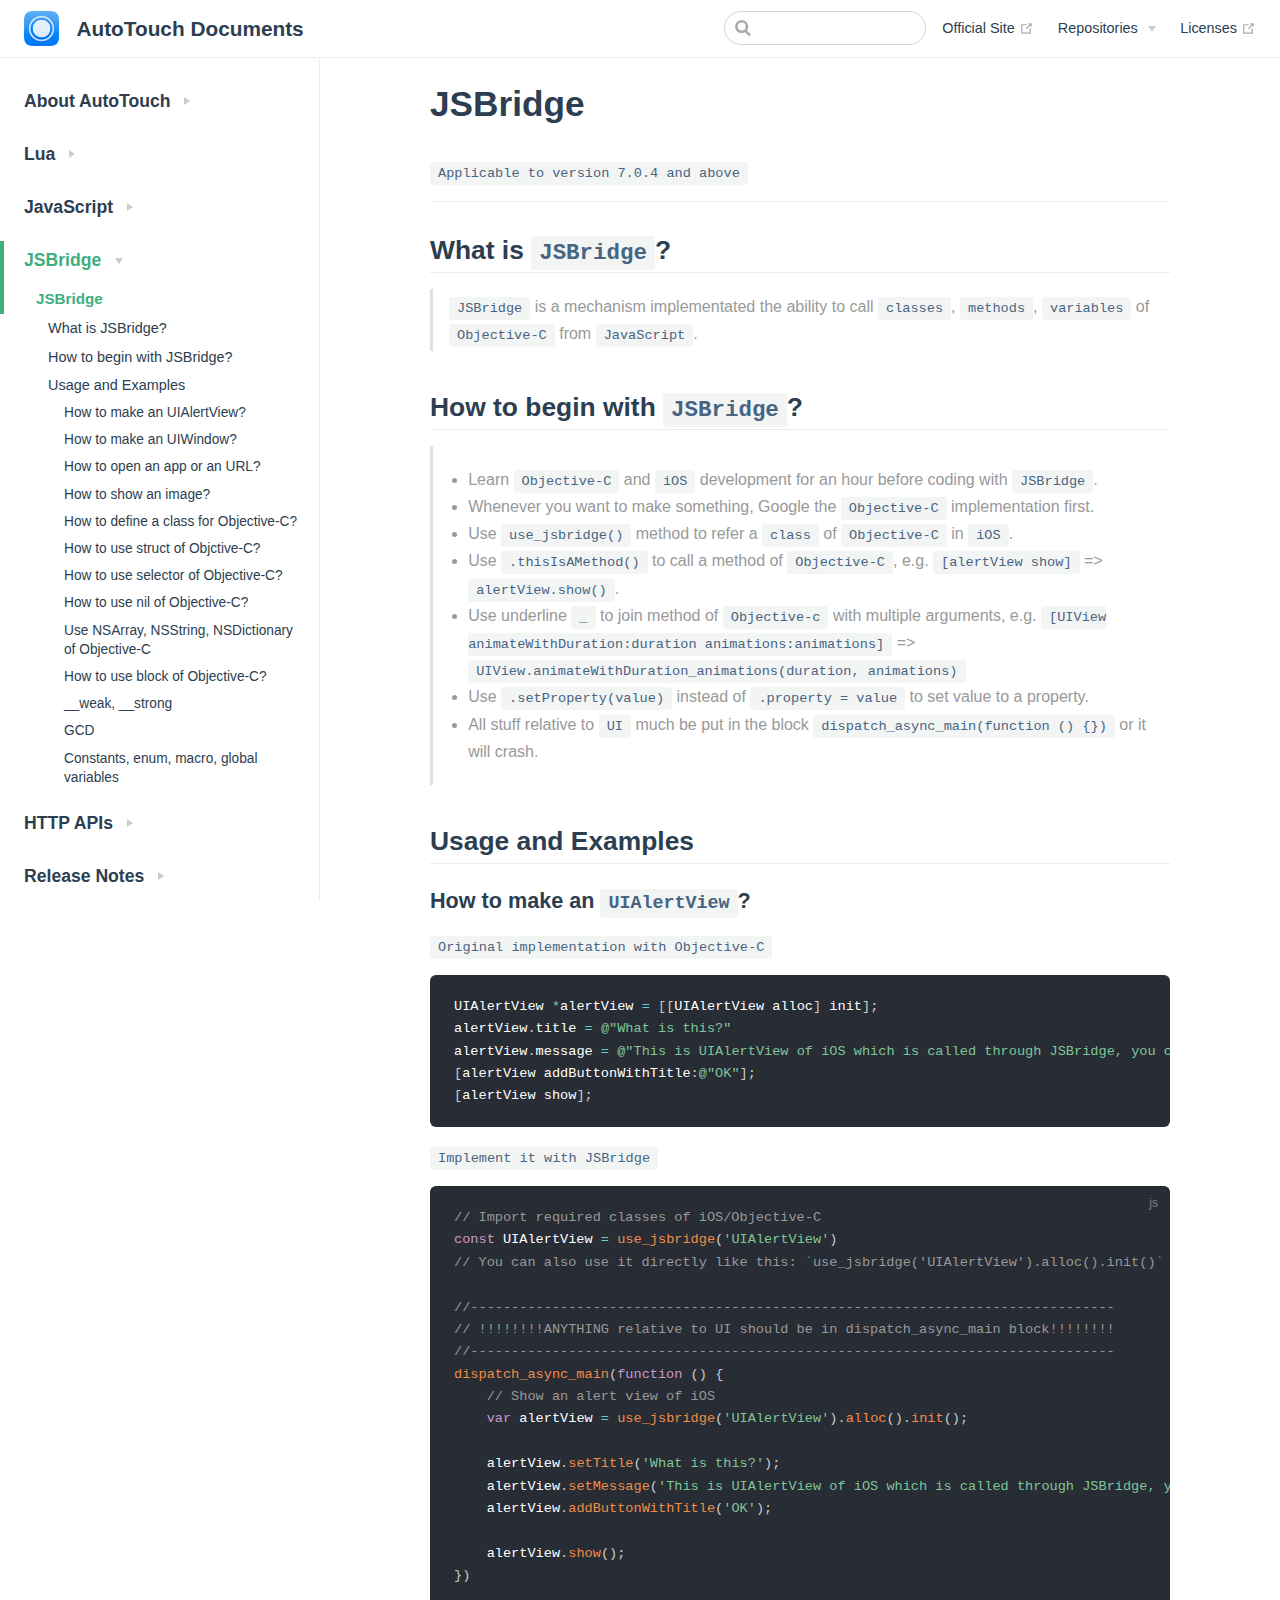
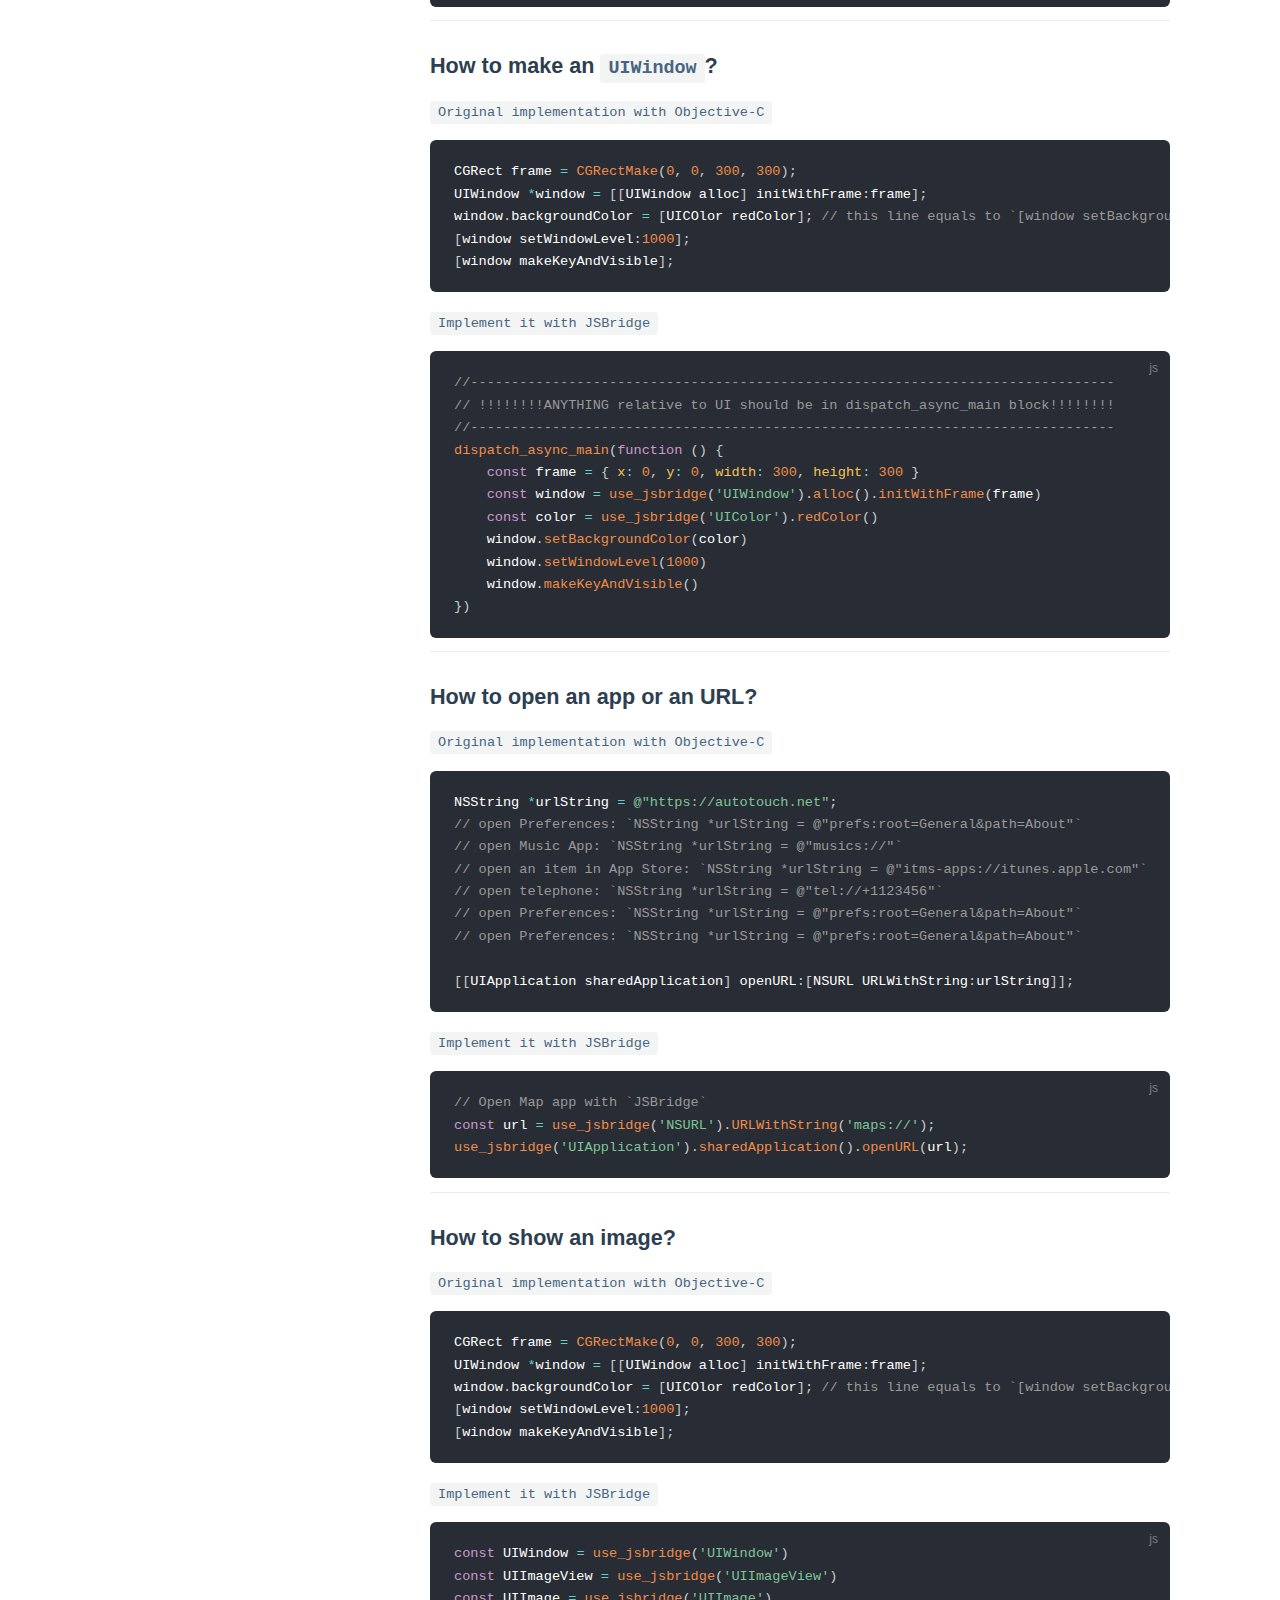
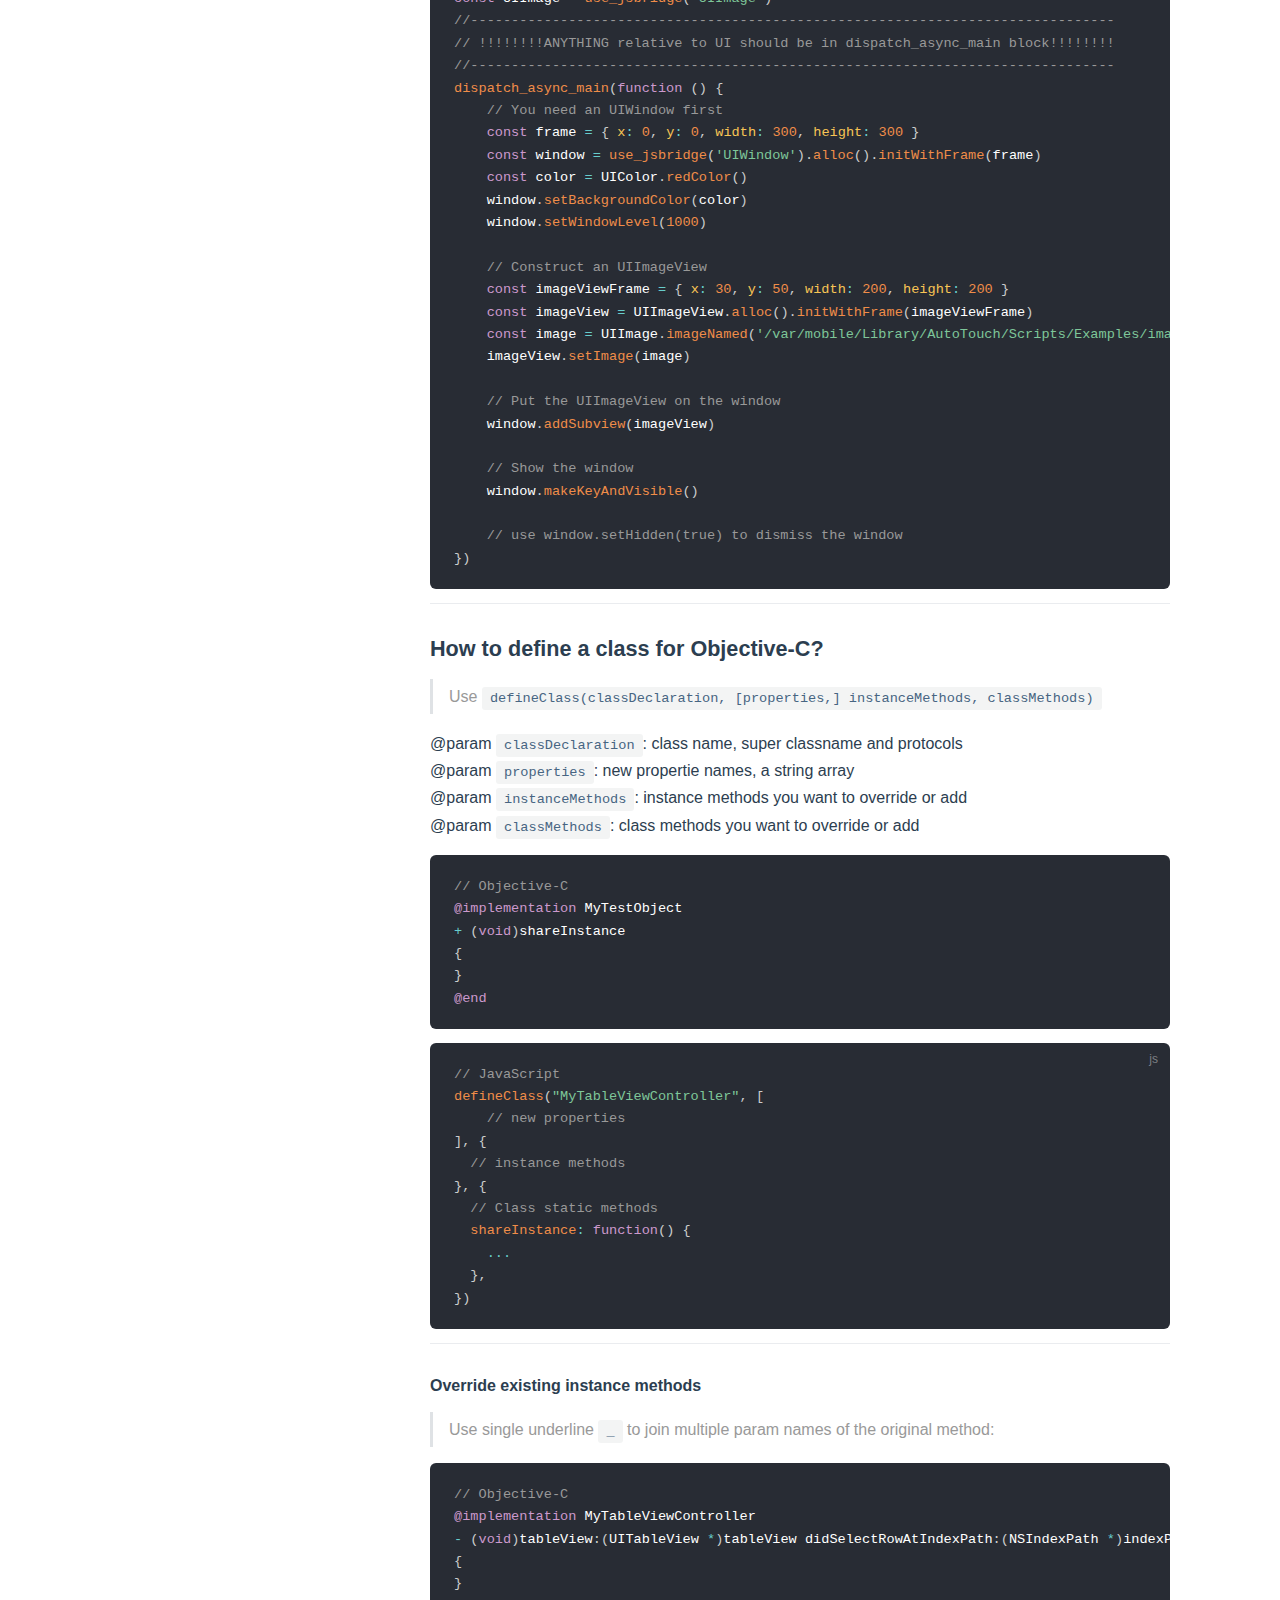
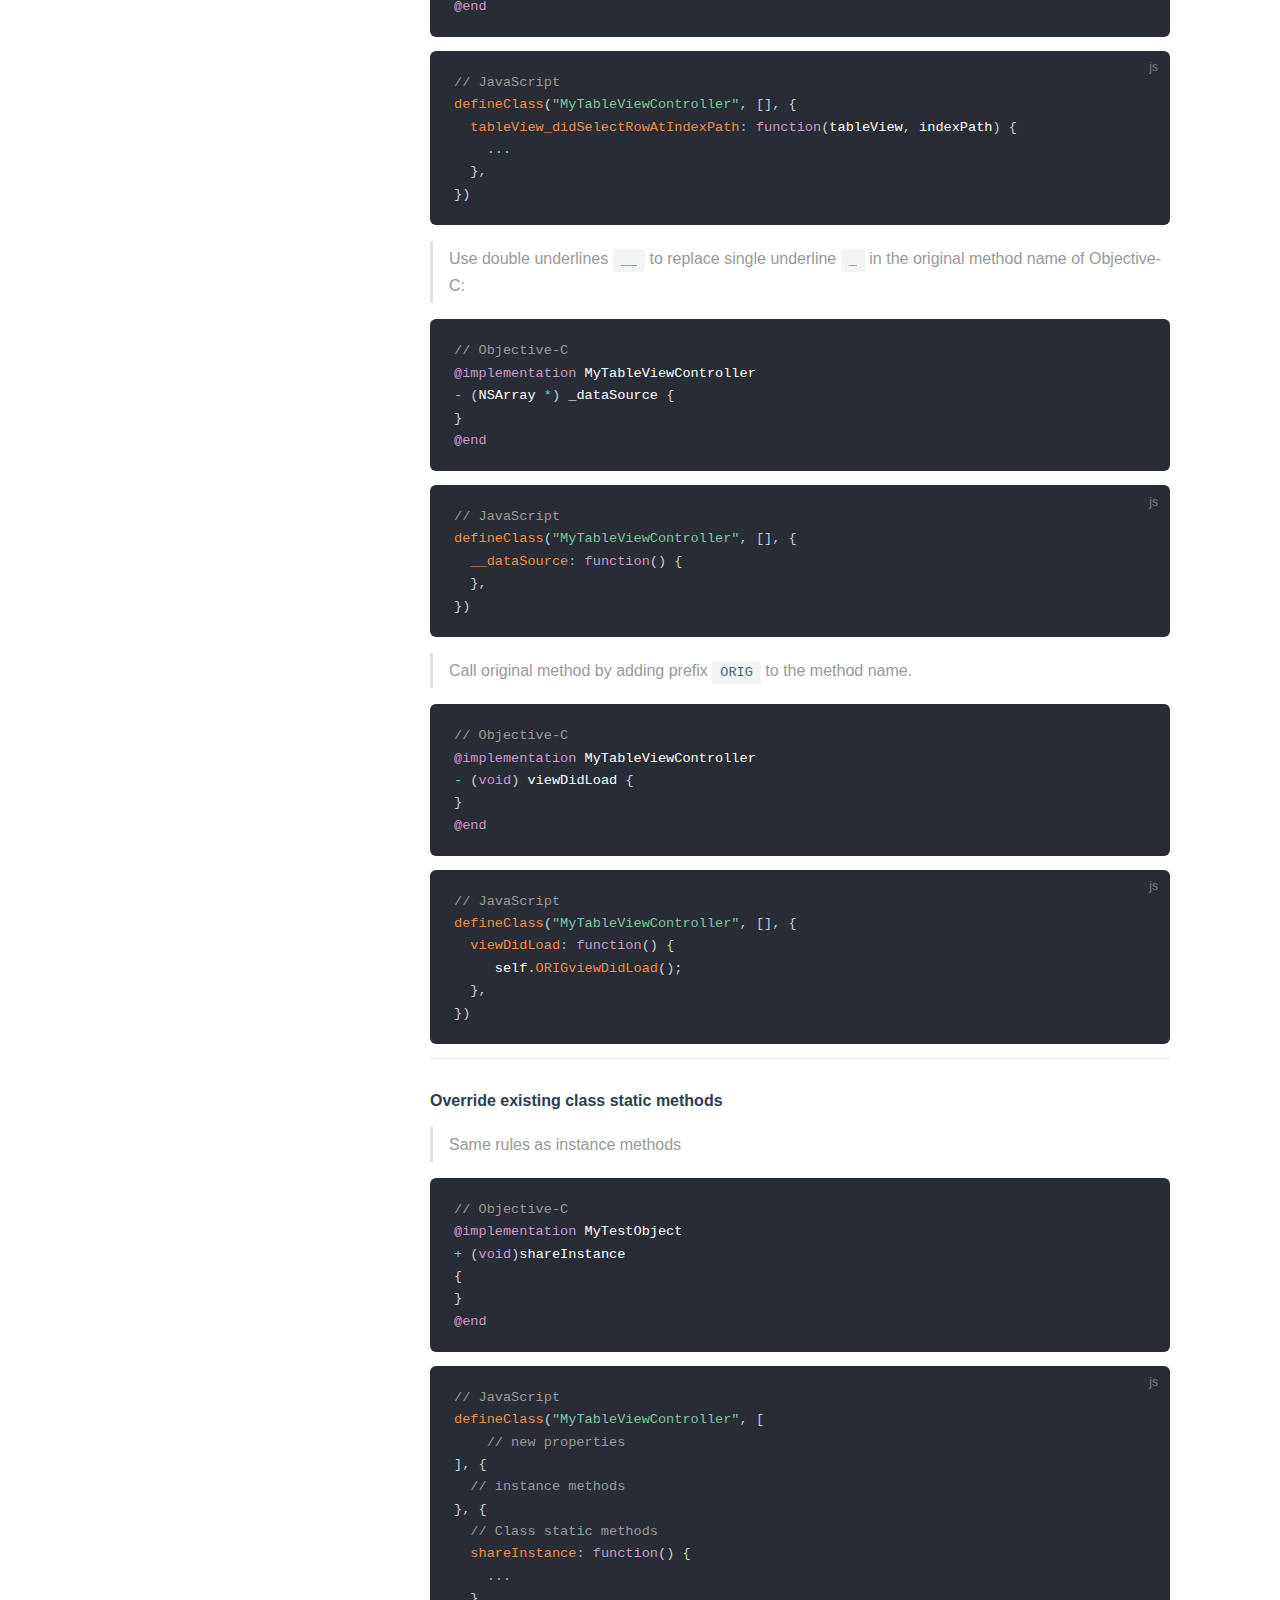
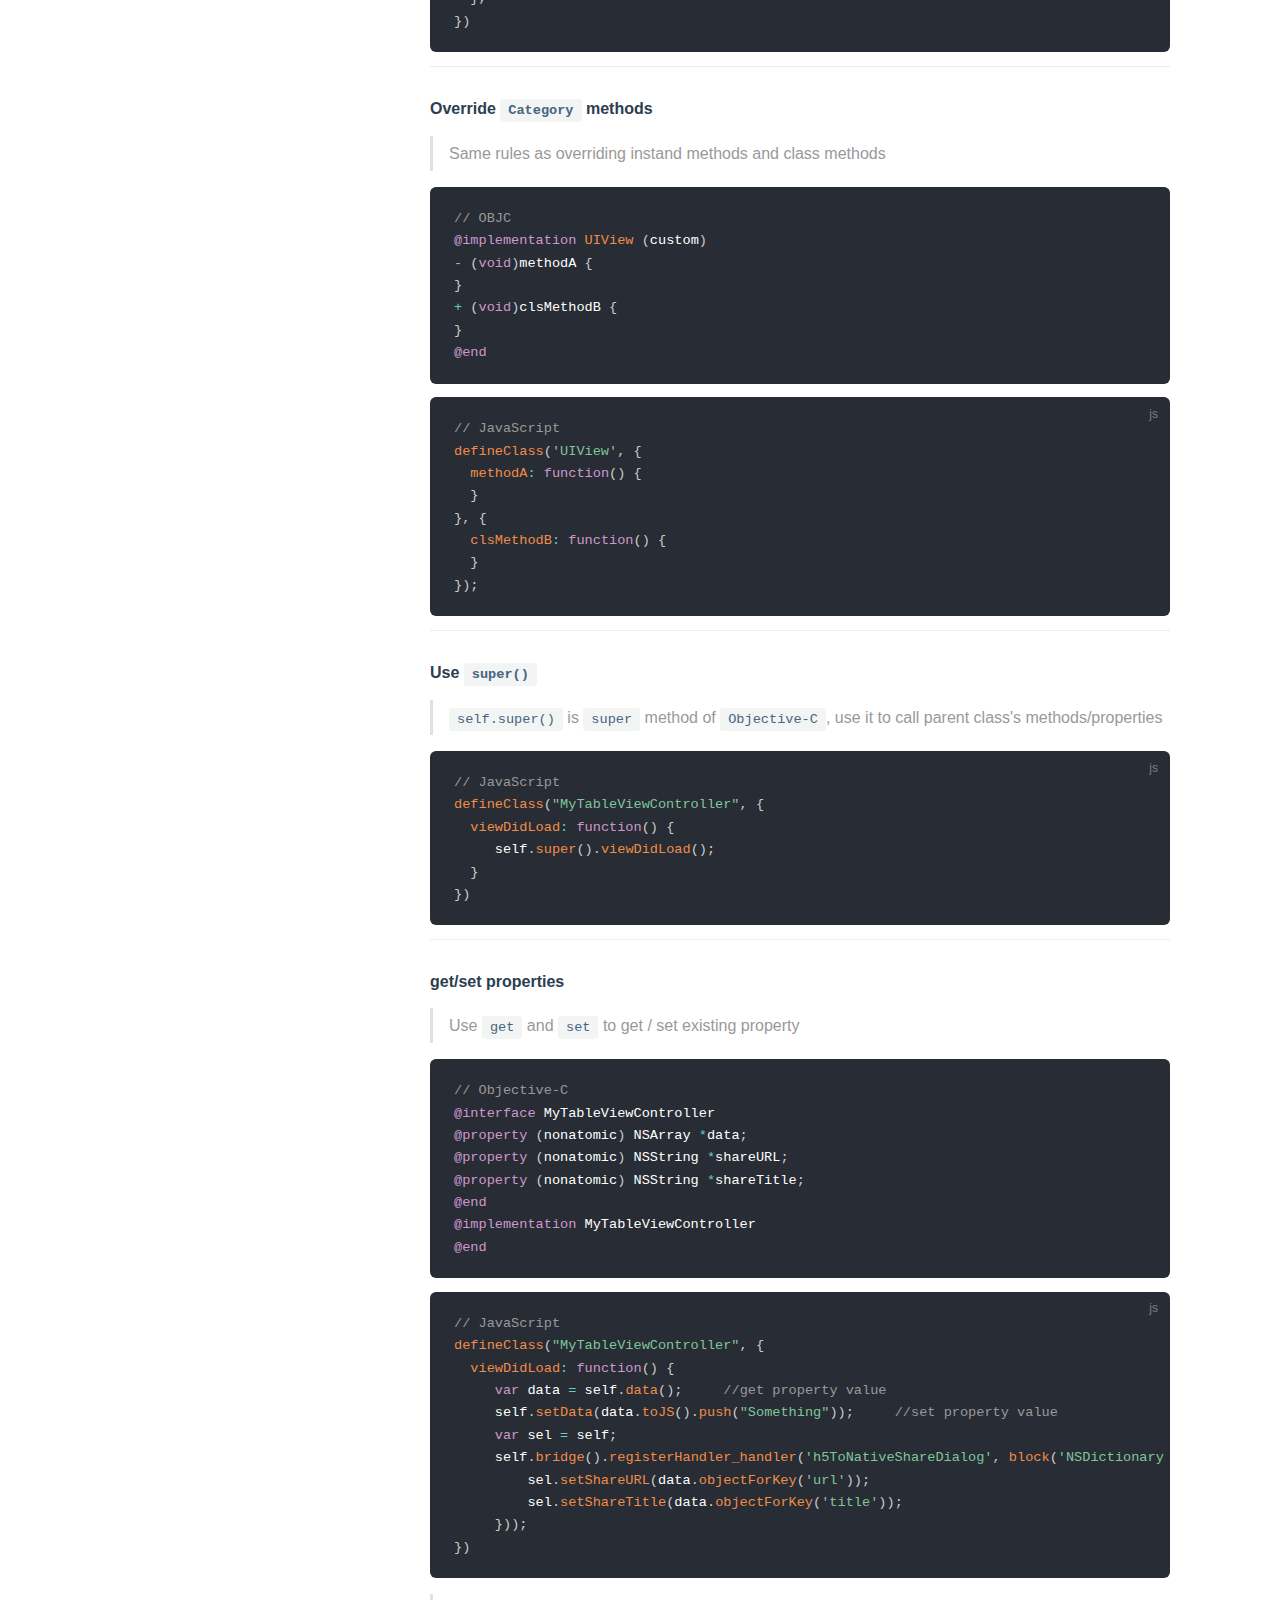
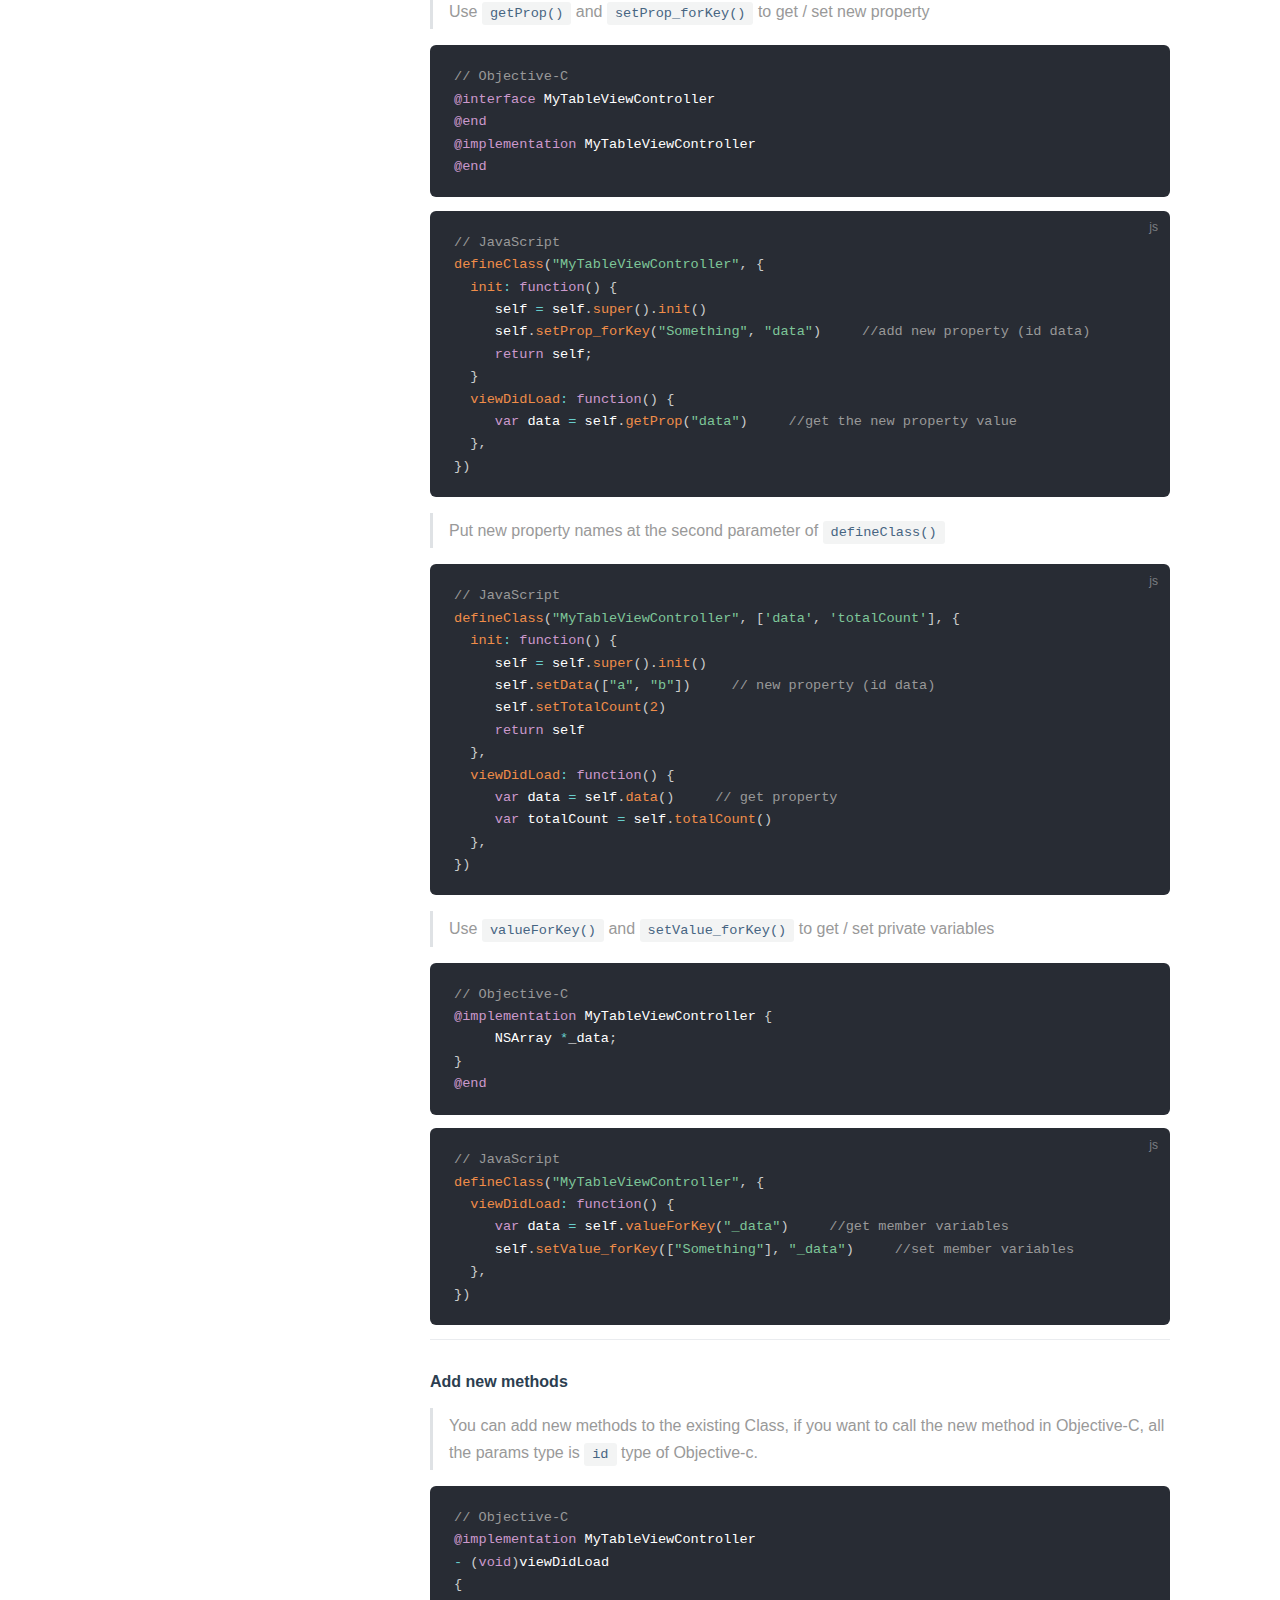
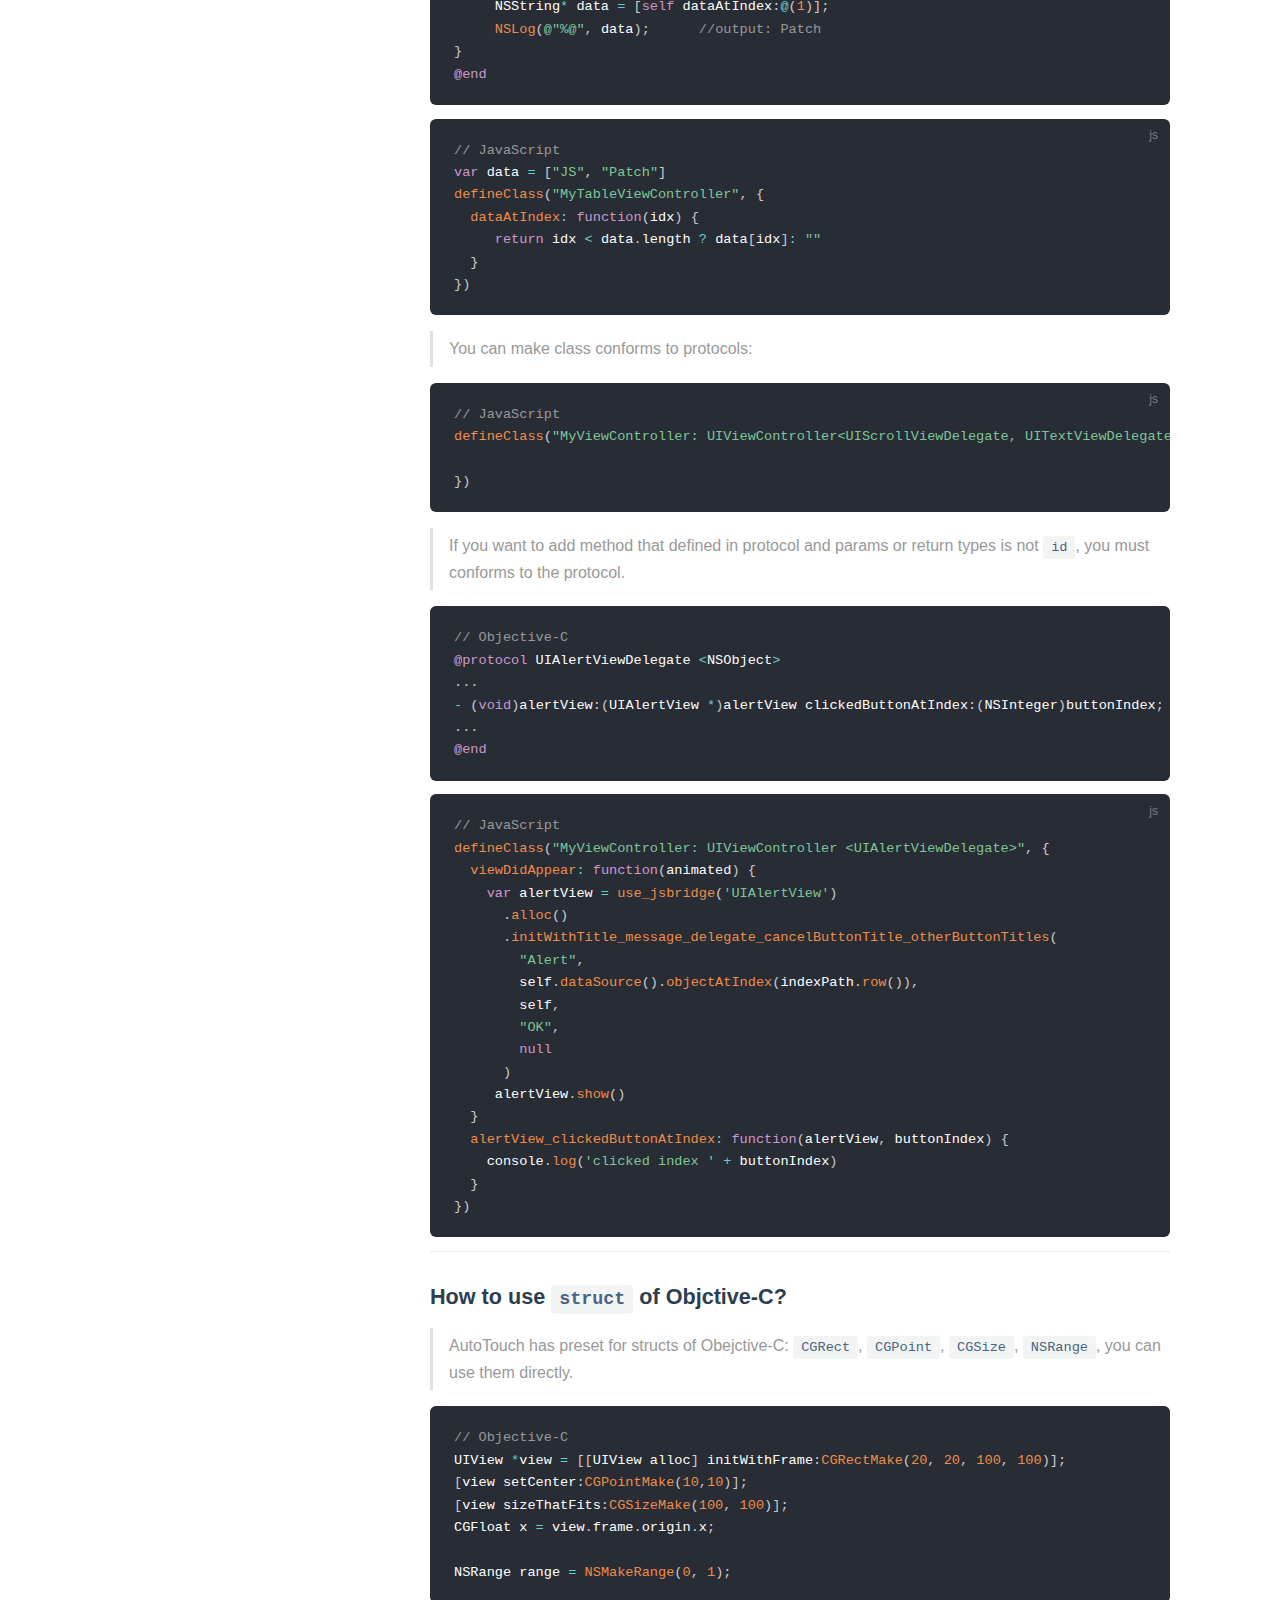
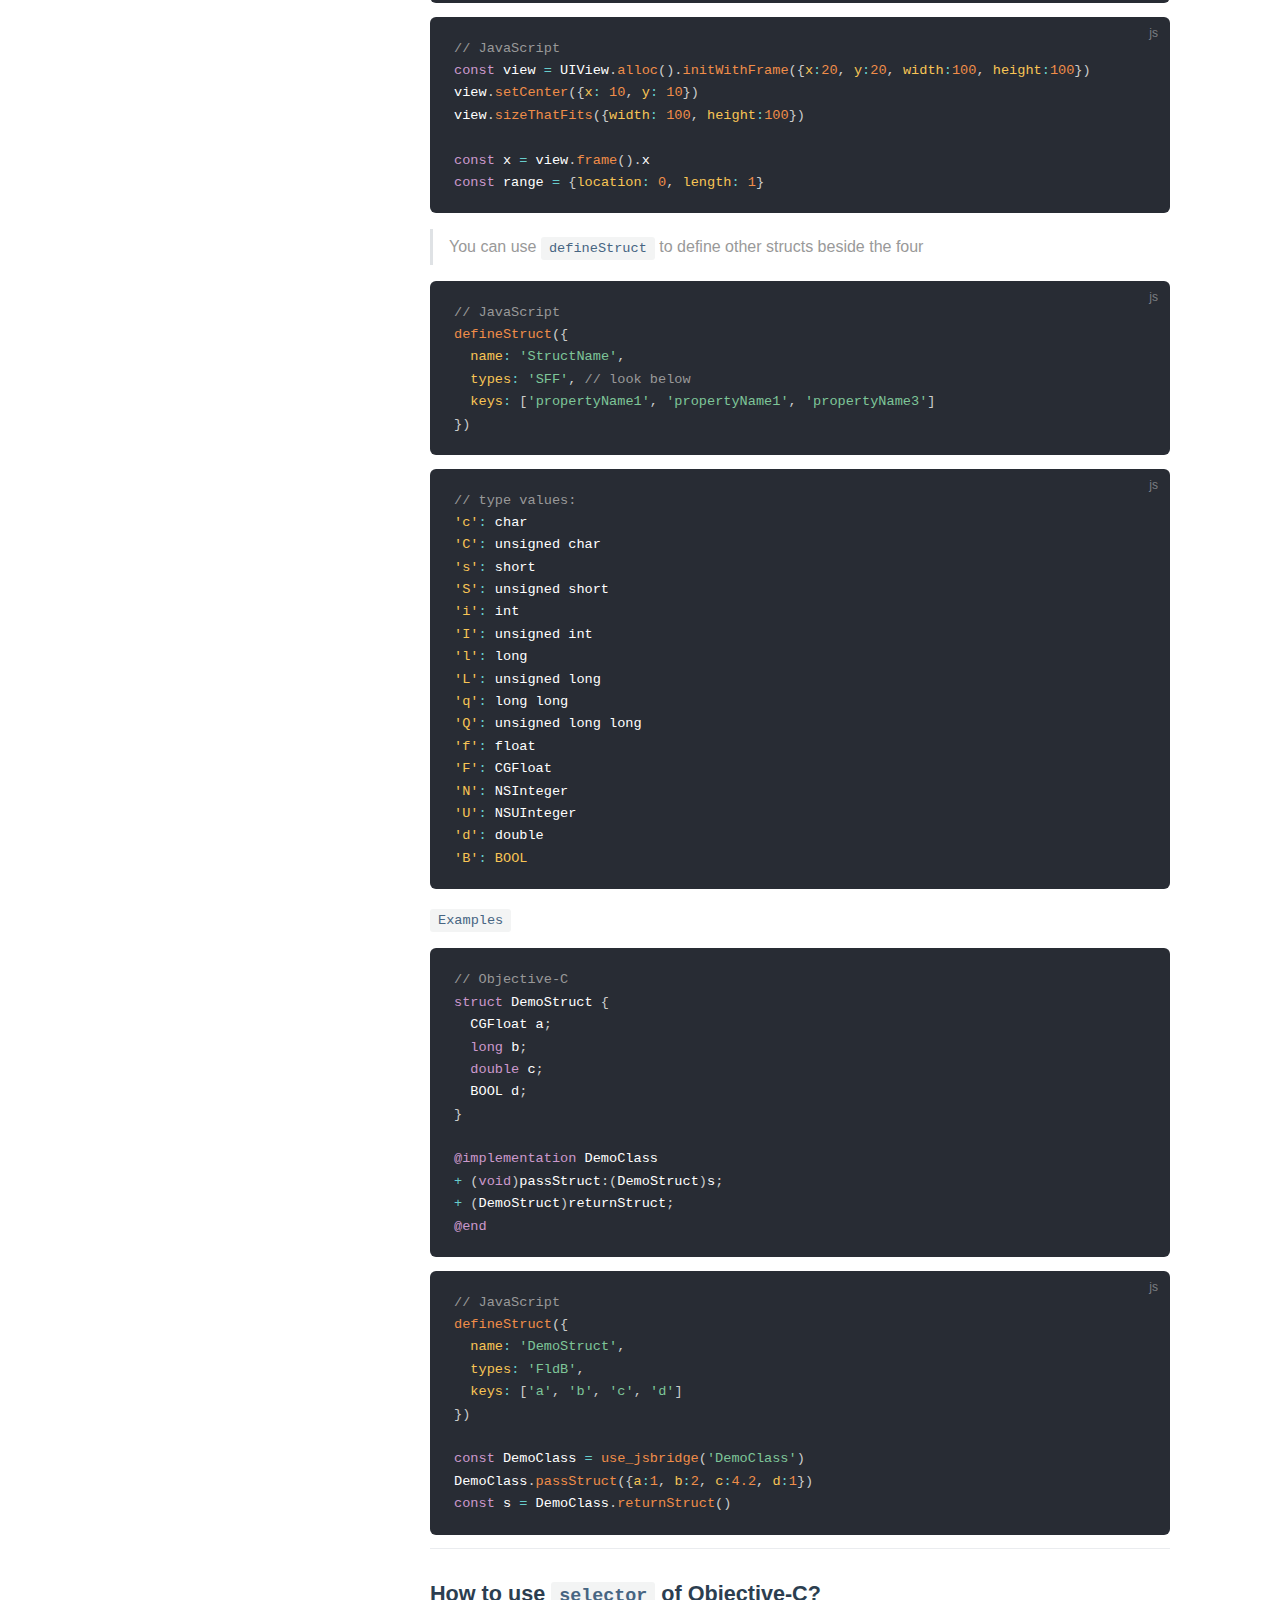
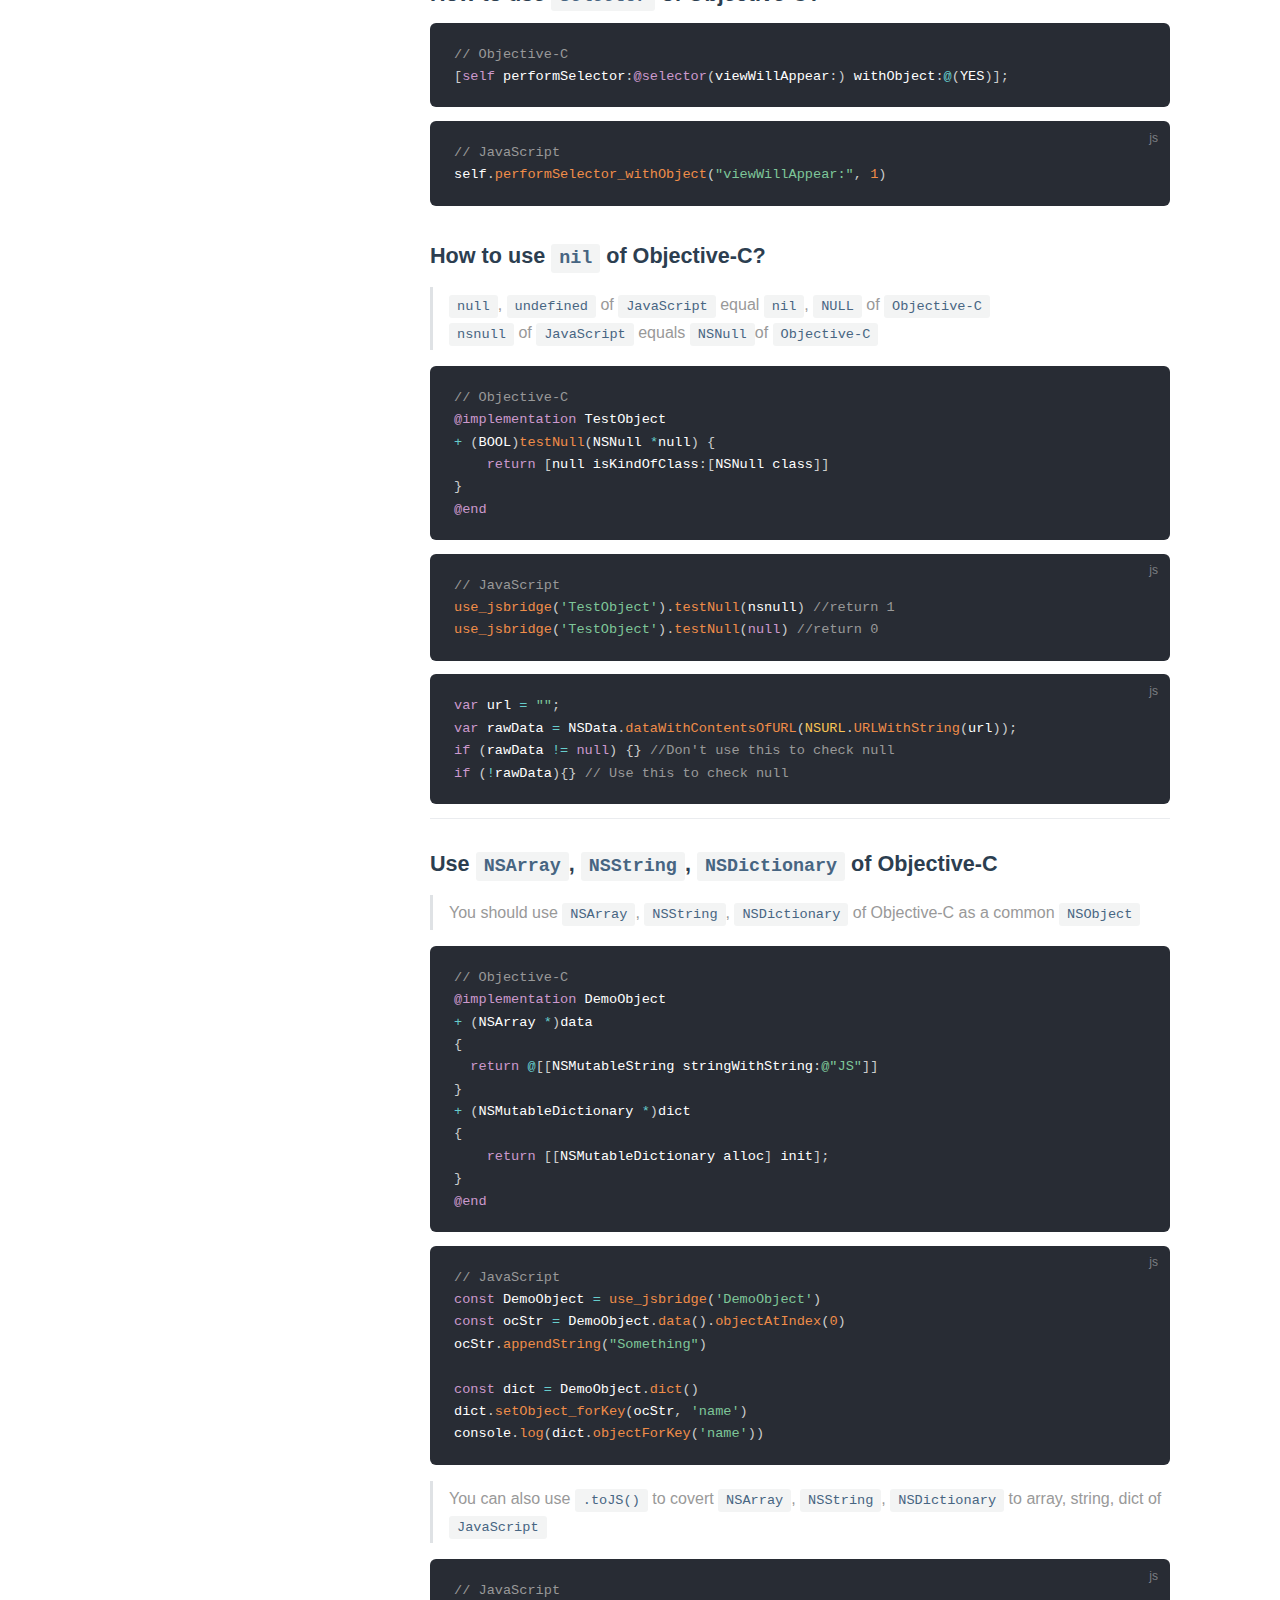
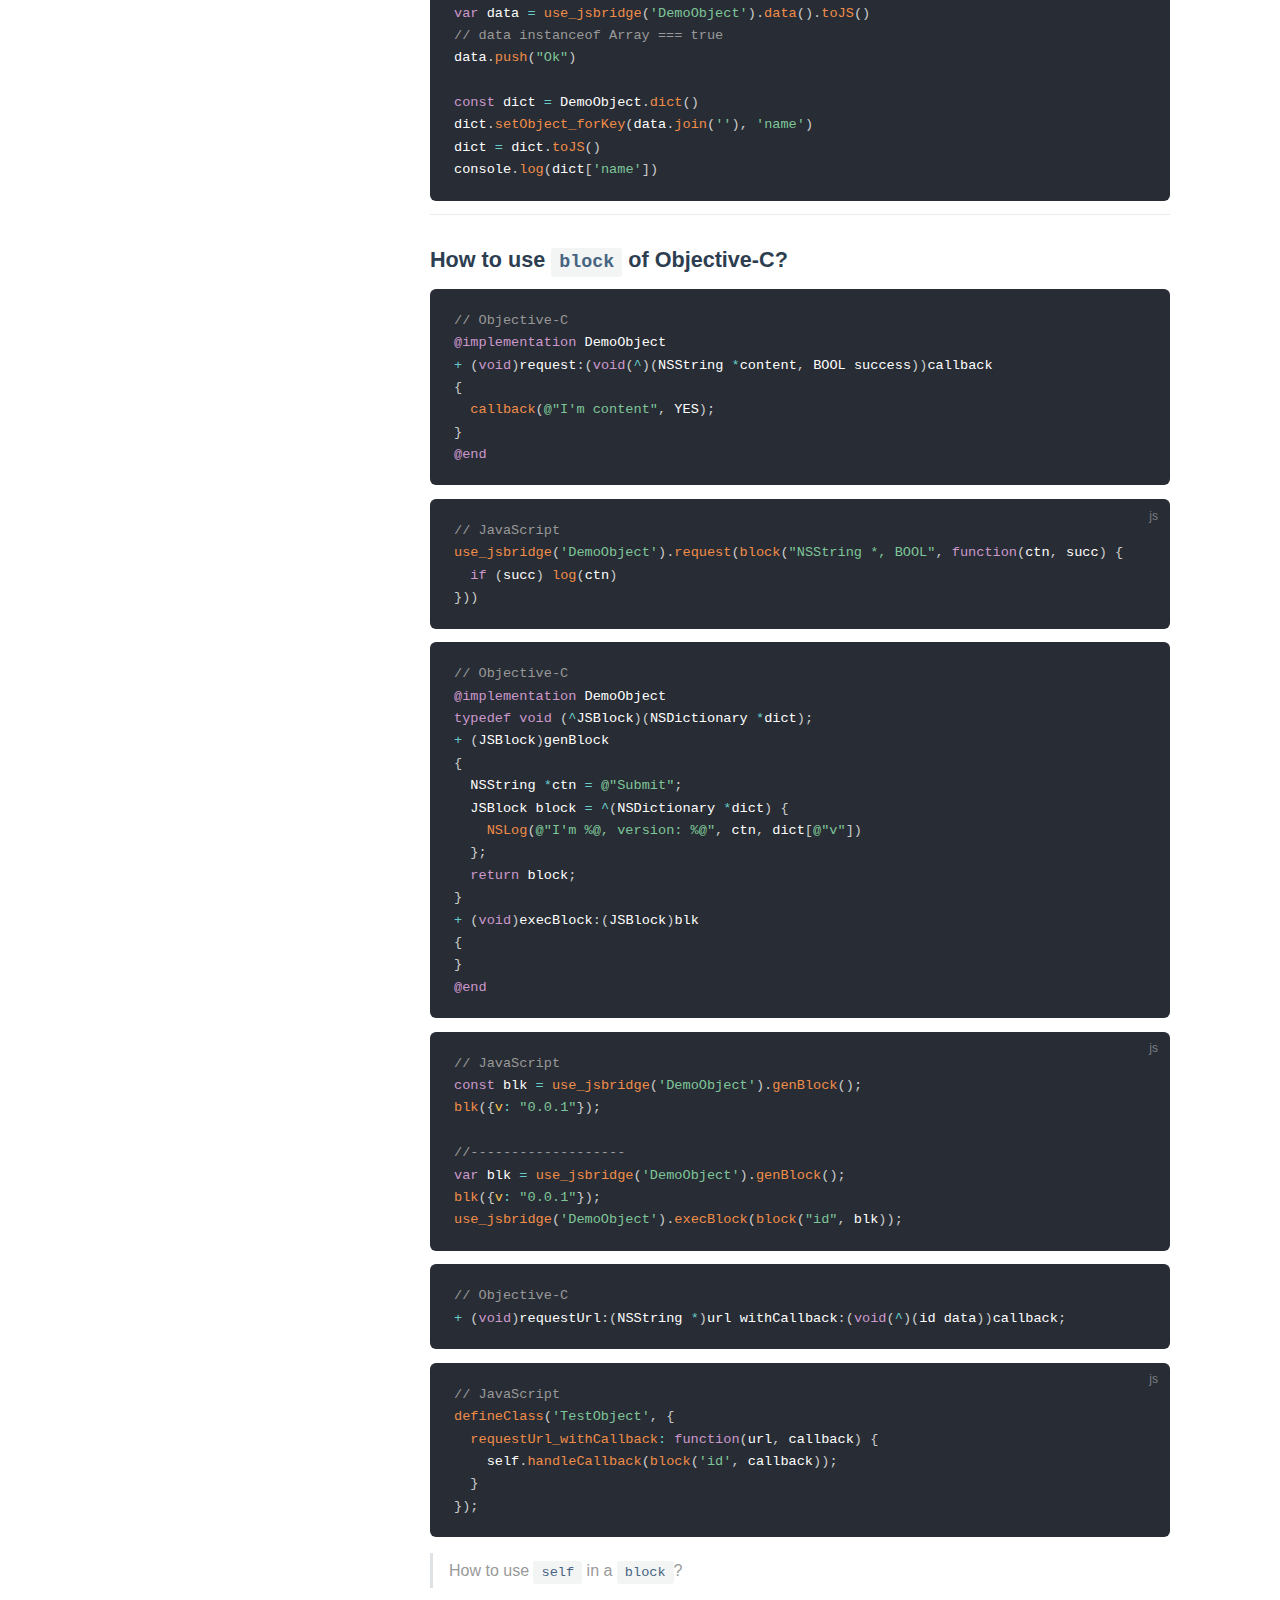
<file: js/jsbridge.html>
<!DOCTYPE html>
<html lang="en-US">
  <head>
    <meta charset="utf-8">
    <meta name="viewport" content="width=device-width,initial-scale=1">
    <title>JSBridge | AutoTouch Documents</title>
    <meta name="generator" content="VuePress 1.9.9">
    <link rel="icon" href="/favicon.ico">
    <meta name="description" content="AutoTouch official documents">
    
    <link rel="preload" href="/assets/css/0.styles.144c1593.css" as="style"><link rel="preload" href="/assets/js/app.b000b161.js" as="script"><link rel="preload" href="/assets/js/3.5e6777c5.js" as="script"><link rel="preload" href="/assets/js/13.b4d43e34.js" as="script"><link rel="prefetch" href="/assets/js/10.2636e332.js"><link rel="prefetch" href="/assets/js/11.bb7d3036.js"><link rel="prefetch" href="/assets/js/12.e4ec9b19.js"><link rel="prefetch" href="/assets/js/14.2fa848d6.js"><link rel="prefetch" href="/assets/js/15.1b56d991.js"><link rel="prefetch" href="/assets/js/4.8e8ea2dc.js"><link rel="prefetch" href="/assets/js/5.eee79492.js"><link rel="prefetch" href="/assets/js/6.171591a3.js"><link rel="prefetch" href="/assets/js/7.654f752a.js"><link rel="prefetch" href="/assets/js/8.909cdf44.js"><link rel="prefetch" href="/assets/js/9.4ef41c2d.js"><link rel="prefetch" href="/assets/js/vendors~flowchart.3568dda2.js">
    <link rel="stylesheet" href="/assets/css/0.styles.144c1593.css">
  </head>
  <body>
    <div id="app" data-server-rendered="true"><div class="theme-container"><header class="navbar"><div class="sidebar-button"><svg xmlns="http://www.w3.org/2000/svg" aria-hidden="true" role="img" viewBox="0 0 448 512" class="icon"><path fill="currentColor" d="M436 124H12c-6.627 0-12-5.373-12-12V80c0-6.627 5.373-12 12-12h424c6.627 0 12 5.373 12 12v32c0 6.627-5.373 12-12 12zm0 160H12c-6.627 0-12-5.373-12-12v-32c0-6.627 5.373-12 12-12h424c6.627 0 12 5.373 12 12v32c0 6.627-5.373 12-12 12zm0 160H12c-6.627 0-12-5.373-12-12v-32c0-6.627 5.373-12 12-12h424c6.627 0 12 5.373 12 12v32c0 6.627-5.373 12-12 12z"></path></svg></div> <a href="/" class="home-link router-link-active"><img src="/img/logo.png" alt="AutoTouch Documents" class="logo"> <span class="site-name can-hide">AutoTouch Documents</span></a> <div class="links"><div class="search-box"><input aria-label="Search" autocomplete="off" spellcheck="false" value=""> <!----></div> <nav class="nav-links can-hide"><div class="nav-item"><a href="https://autotouch.net" target="_blank" rel="noopener noreferrer" class="nav-link external">
  Official Site
  <span><svg xmlns="http://www.w3.org/2000/svg" aria-hidden="true" focusable="false" x="0px" y="0px" viewBox="0 0 100 100" width="15" height="15" class="icon outbound"><path fill="currentColor" d="M18.8,85.1h56l0,0c2.2,0,4-1.8,4-4v-32h-8v28h-48v-48h28v-8h-32l0,0c-2.2,0-4,1.8-4,4v56C14.8,83.3,16.6,85.1,18.8,85.1z"></path> <polygon fill="currentColor" points="45.7,48.7 51.3,54.3 77.2,28.5 77.2,37.2 85.2,37.2 85.2,14.9 62.8,14.9 62.8,22.9 71.5,22.9"></polygon></svg> <span class="sr-only">(opens new window)</span></span></a></div><div class="nav-item"><div class="dropdown-wrapper"><button type="button" aria-label="Repos for Cydia" class="dropdown-title"><span class="title">Repositories</span> <span class="arrow down"></span></button> <button type="button" aria-label="Repos for Cydia" class="mobile-dropdown-title"><span class="title">Repositories</span> <span class="arrow right"></span></button> <ul class="nav-dropdown" style="display:none;"><li class="dropdown-item"><!----> <a href="https://beta.autotouch.net" target="_blank" rel="noopener noreferrer" class="nav-link external">
  Beta Repo
  <span><svg xmlns="http://www.w3.org/2000/svg" aria-hidden="true" focusable="false" x="0px" y="0px" viewBox="0 0 100 100" width="15" height="15" class="icon outbound"><path fill="currentColor" d="M18.8,85.1h56l0,0c2.2,0,4-1.8,4-4v-32h-8v28h-48v-48h28v-8h-32l0,0c-2.2,0-4,1.8-4,4v56C14.8,83.3,16.6,85.1,18.8,85.1z"></path> <polygon fill="currentColor" points="45.7,48.7 51.3,54.3 77.2,28.5 77.2,37.2 85.2,37.2 85.2,14.9 62.8,14.9 62.8,22.9 71.5,22.9"></polygon></svg> <span class="sr-only">(opens new window)</span></span></a></li><li class="dropdown-item"><!----> <a href="https://apt.autotouch.net" target="_blank" rel="noopener noreferrer" class="nav-link external">
  Official Repo
  <span><svg xmlns="http://www.w3.org/2000/svg" aria-hidden="true" focusable="false" x="0px" y="0px" viewBox="0 0 100 100" width="15" height="15" class="icon outbound"><path fill="currentColor" d="M18.8,85.1h56l0,0c2.2,0,4-1.8,4-4v-32h-8v28h-48v-48h28v-8h-32l0,0c-2.2,0-4,1.8-4,4v56C14.8,83.3,16.6,85.1,18.8,85.1z"></path> <polygon fill="currentColor" points="45.7,48.7 51.3,54.3 77.2,28.5 77.2,37.2 85.2,37.2 85.2,14.9 62.8,14.9 62.8,22.9 71.5,22.9"></polygon></svg> <span class="sr-only">(opens new window)</span></span></a></li></ul></div></div><div class="nav-item"><a href="https://license.autotouch.net" target="_blank" rel="noopener noreferrer" class="nav-link external">
  Licenses
  <span><svg xmlns="http://www.w3.org/2000/svg" aria-hidden="true" focusable="false" x="0px" y="0px" viewBox="0 0 100 100" width="15" height="15" class="icon outbound"><path fill="currentColor" d="M18.8,85.1h56l0,0c2.2,0,4-1.8,4-4v-32h-8v28h-48v-48h28v-8h-32l0,0c-2.2,0-4,1.8-4,4v56C14.8,83.3,16.6,85.1,18.8,85.1z"></path> <polygon fill="currentColor" points="45.7,48.7 51.3,54.3 77.2,28.5 77.2,37.2 85.2,37.2 85.2,14.9 62.8,14.9 62.8,22.9 71.5,22.9"></polygon></svg> <span class="sr-only">(opens new window)</span></span></a></div> <!----></nav></div></header> <div class="sidebar-mask"></div> <aside class="sidebar"><nav class="nav-links"><div class="nav-item"><a href="https://autotouch.net" target="_blank" rel="noopener noreferrer" class="nav-link external">
  Official Site
  <span><svg xmlns="http://www.w3.org/2000/svg" aria-hidden="true" focusable="false" x="0px" y="0px" viewBox="0 0 100 100" width="15" height="15" class="icon outbound"><path fill="currentColor" d="M18.8,85.1h56l0,0c2.2,0,4-1.8,4-4v-32h-8v28h-48v-48h28v-8h-32l0,0c-2.2,0-4,1.8-4,4v56C14.8,83.3,16.6,85.1,18.8,85.1z"></path> <polygon fill="currentColor" points="45.7,48.7 51.3,54.3 77.2,28.5 77.2,37.2 85.2,37.2 85.2,14.9 62.8,14.9 62.8,22.9 71.5,22.9"></polygon></svg> <span class="sr-only">(opens new window)</span></span></a></div><div class="nav-item"><div class="dropdown-wrapper"><button type="button" aria-label="Repos for Cydia" class="dropdown-title"><span class="title">Repositories</span> <span class="arrow down"></span></button> <button type="button" aria-label="Repos for Cydia" class="mobile-dropdown-title"><span class="title">Repositories</span> <span class="arrow right"></span></button> <ul class="nav-dropdown" style="display:none;"><li class="dropdown-item"><!----> <a href="https://beta.autotouch.net" target="_blank" rel="noopener noreferrer" class="nav-link external">
  Beta Repo
  <span><svg xmlns="http://www.w3.org/2000/svg" aria-hidden="true" focusable="false" x="0px" y="0px" viewBox="0 0 100 100" width="15" height="15" class="icon outbound"><path fill="currentColor" d="M18.8,85.1h56l0,0c2.2,0,4-1.8,4-4v-32h-8v28h-48v-48h28v-8h-32l0,0c-2.2,0-4,1.8-4,4v56C14.8,83.3,16.6,85.1,18.8,85.1z"></path> <polygon fill="currentColor" points="45.7,48.7 51.3,54.3 77.2,28.5 77.2,37.2 85.2,37.2 85.2,14.9 62.8,14.9 62.8,22.9 71.5,22.9"></polygon></svg> <span class="sr-only">(opens new window)</span></span></a></li><li class="dropdown-item"><!----> <a href="https://apt.autotouch.net" target="_blank" rel="noopener noreferrer" class="nav-link external">
  Official Repo
  <span><svg xmlns="http://www.w3.org/2000/svg" aria-hidden="true" focusable="false" x="0px" y="0px" viewBox="0 0 100 100" width="15" height="15" class="icon outbound"><path fill="currentColor" d="M18.8,85.1h56l0,0c2.2,0,4-1.8,4-4v-32h-8v28h-48v-48h28v-8h-32l0,0c-2.2,0-4,1.8-4,4v56C14.8,83.3,16.6,85.1,18.8,85.1z"></path> <polygon fill="currentColor" points="45.7,48.7 51.3,54.3 77.2,28.5 77.2,37.2 85.2,37.2 85.2,14.9 62.8,14.9 62.8,22.9 71.5,22.9"></polygon></svg> <span class="sr-only">(opens new window)</span></span></a></li></ul></div></div><div class="nav-item"><a href="https://license.autotouch.net" target="_blank" rel="noopener noreferrer" class="nav-link external">
  Licenses
  <span><svg xmlns="http://www.w3.org/2000/svg" aria-hidden="true" focusable="false" x="0px" y="0px" viewBox="0 0 100 100" width="15" height="15" class="icon outbound"><path fill="currentColor" d="M18.8,85.1h56l0,0c2.2,0,4-1.8,4-4v-32h-8v28h-48v-48h28v-8h-32l0,0c-2.2,0-4,1.8-4,4v56C14.8,83.3,16.6,85.1,18.8,85.1z"></path> <polygon fill="currentColor" points="45.7,48.7 51.3,54.3 77.2,28.5 77.2,37.2 85.2,37.2 85.2,14.9 62.8,14.9 62.8,22.9 71.5,22.9"></polygon></svg> <span class="sr-only">(opens new window)</span></span></a></div> <!----></nav>  <ul class="sidebar-links"><li><section class="sidebar-group collapsable depth-0"><a href="/" class="sidebar-heading clickable router-link-active"><span>About AutoTouch</span> <span class="arrow right"></span></a> <!----></section></li><li><section class="sidebar-group collapsable depth-0"><a href="/lua" class="sidebar-heading clickable"><span>Lua</span> <span class="arrow right"></span></a> <!----></section></li><li><section class="sidebar-group collapsable depth-0"><a href="/js/" class="sidebar-heading clickable router-link-active"><span>JavaScript</span> <span class="arrow right"></span></a> <!----></section></li><li><section class="sidebar-group collapsable depth-0"><a href="/js/jsbridge" class="sidebar-heading clickable open active"><span>JSBridge</span> <span class="arrow down"></span></a> <ul class="sidebar-links sidebar-group-items"><li><a href="/js/jsbridge.html" aria-current="page" class="active sidebar-link">JSBridge</a><ul class="sidebar-sub-headers"><li class="sidebar-sub-header"><a href="/js/jsbridge.html#what-is-jsbridge" class="sidebar-link">What is JSBridge?</a></li><li class="sidebar-sub-header"><a href="/js/jsbridge.html#how-to-begin-with-jsbridge" class="sidebar-link">How to begin with JSBridge?</a></li><li class="sidebar-sub-header"><a href="/js/jsbridge.html#usage-and-examples" class="sidebar-link">Usage and Examples</a><ul class="sidebar-sub-headers"><li class="sidebar-sub-header"><a href="/js/jsbridge.html#how-to-make-an-uialertview" class="sidebar-link">How to make an UIAlertView?</a></li><li class="sidebar-sub-header"><a href="/js/jsbridge.html#how-to-make-an-uiwindow" class="sidebar-link">How to make an UIWindow?</a></li><li class="sidebar-sub-header"><a href="/js/jsbridge.html#how-to-open-an-app-or-an-url" class="sidebar-link">How to open an app or an URL?</a></li><li class="sidebar-sub-header"><a href="/js/jsbridge.html#how-to-show-an-image" class="sidebar-link">How to show an image?</a></li><li class="sidebar-sub-header"><a href="/js/jsbridge.html#how-to-define-a-class-for-objective-c" class="sidebar-link">How to define a class for Objective-C?</a></li><li class="sidebar-sub-header"><a href="/js/jsbridge.html#how-to-use-struct-of-objctive-c" class="sidebar-link">How to use struct of Objctive-C?</a></li><li class="sidebar-sub-header"><a href="/js/jsbridge.html#how-to-use-selector-of-objective-c" class="sidebar-link">How to use selector of Objective-C?</a></li><li class="sidebar-sub-header"><a href="/js/jsbridge.html#how-to-use-nil-of-objective-c" class="sidebar-link">How to use nil of Objective-C?</a></li><li class="sidebar-sub-header"><a href="/js/jsbridge.html#use-nsarray-nsstring-nsdictionary-of-objective-c" class="sidebar-link">Use NSArray, NSString, NSDictionary of Objective-C</a></li><li class="sidebar-sub-header"><a href="/js/jsbridge.html#how-to-use-block-of-objective-c" class="sidebar-link">How to use block of Objective-C?</a></li><li class="sidebar-sub-header"><a href="/js/jsbridge.html#weak-strong" class="sidebar-link">__weak, __strong</a></li><li class="sidebar-sub-header"><a href="/js/jsbridge.html#gcd" class="sidebar-link">GCD</a></li><li class="sidebar-sub-header"><a href="/js/jsbridge.html#constants-enum-macro-global-variables" class="sidebar-link">Constants, enum, macro, global variables</a></li></ul></li></ul></li></ul></section></li><li><section class="sidebar-group collapsable depth-0"><a href="/http-api" class="sidebar-heading clickable"><span>HTTP APIs</span> <span class="arrow right"></span></a> <!----></section></li><li><section class="sidebar-group collapsable depth-0"><a href="/release-notes" class="sidebar-heading clickable"><span>Release Notes</span> <span class="arrow right"></span></a> <!----></section></li></ul> </aside> <main class="page"> <div class="theme-default-content content__default"><h1 id="jsbridge"><a href="#jsbridge" class="header-anchor">#</a> JSBridge</h1> <p><code>Applicable to version 7.0.4 and above</code></p> <hr> <h2 id="what-is-jsbridge"><a href="#what-is-jsbridge" class="header-anchor">#</a> What is <code>JSBridge</code>?</h2> <blockquote><p><code>JSBridge</code> is a mechanism implementated the ability to call <code>classes</code>, <code>methods</code>, <code>variables</code> of <code>Objective-C</code> from <code>JavaScript</code>.</p></blockquote> <h2 id="how-to-begin-with-jsbridge"><a href="#how-to-begin-with-jsbridge" class="header-anchor">#</a> How to begin with <code>JSBridge</code>?</h2> <blockquote><ul><li>Learn <code>Objective-C</code> and <code>iOS</code> development for an hour before coding with <code>JSBridge</code>.</li> <li>Whenever you want to make something, Google the <code>Objective-C</code> implementation first.</li> <li>Use <code>use_jsbridge()</code> method to refer a <code>class</code> of <code>Objective-C</code> in <code>iOS</code>.</li> <li>Use <code>.thisIsAMethod()</code> to call a method of <code>Objective-C</code>, e.g. <code>[alertView show]</code> =&gt; <code>alertView.show()</code>.</li> <li>Use underline <code>_</code> to join method of <code>Objective-c</code> with multiple arguments, e.g. <code>[UIView animateWithDuration:duration animations:animations]</code> =&gt; <code>UIView.animateWithDuration_animations(duration, animations)</code></li> <li>Use <code>.setProperty(value)</code> instead of <code>.property = value</code> to set value to a property.</li> <li>All stuff relative to <code>UI</code> much be put in the block <code>dispatch_async_main(function () {})</code> or it will crash.</li></ul></blockquote> <h2 id="usage-and-examples"><a href="#usage-and-examples" class="header-anchor">#</a> Usage and Examples</h2> <h3 id="how-to-make-an-uialertview"><a href="#how-to-make-an-uialertview" class="header-anchor">#</a> How to make an <code>UIAlertView</code>?</h3> <p><code>Original implementation with Objective-C</code></p> <div class="language-objectivec extra-class"><pre class="language-objectivec"><code>UIAlertView <span class="token operator">*</span>alertView <span class="token operator">=</span> <span class="token punctuation">[</span><span class="token punctuation">[</span>UIAlertView alloc<span class="token punctuation">]</span> init<span class="token punctuation">]</span><span class="token punctuation">;</span>
alertView<span class="token punctuation">.</span>title <span class="token operator">=</span> <span class="token string">@&quot;What is this?&quot;</span>
alertView<span class="token punctuation">.</span>message <span class="token operator">=</span> <span class="token string">@&quot;This is UIAlertView of iOS which is called through JSBridge, you can use JSBridge to call any class/methods/variables of iOS, it makes anything possible!&quot;</span><span class="token punctuation">;</span>
<span class="token punctuation">[</span>alertView addButtonWithTitle<span class="token punctuation">:</span><span class="token string">@&quot;OK&quot;</span><span class="token punctuation">]</span><span class="token punctuation">;</span>
<span class="token punctuation">[</span>alertView show<span class="token punctuation">]</span><span class="token punctuation">;</span>
</code></pre></div><p><code>Implement it with JSBridge</code></p> <div class="language-js extra-class"><pre class="language-js"><code><span class="token comment">// Import required classes of iOS/Objective-C</span>
<span class="token keyword">const</span> UIAlertView <span class="token operator">=</span> <span class="token function">use_jsbridge</span><span class="token punctuation">(</span><span class="token string">'UIAlertView'</span><span class="token punctuation">)</span>
<span class="token comment">// You can also use it directly like this: `use_jsbridge('UIAlertView').alloc().init()`</span>

<span class="token comment">//-------------------------------------------------------------------------------</span>
<span class="token comment">// !!!!!!!!ANYTHING relative to UI should be in dispatch_async_main block!!!!!!!!</span>
<span class="token comment">//-------------------------------------------------------------------------------</span>
<span class="token function">dispatch_async_main</span><span class="token punctuation">(</span><span class="token keyword">function</span> <span class="token punctuation">(</span><span class="token punctuation">)</span> <span class="token punctuation">{</span>
    <span class="token comment">// Show an alert view of iOS</span>
    <span class="token keyword">var</span> alertView <span class="token operator">=</span> <span class="token function">use_jsbridge</span><span class="token punctuation">(</span><span class="token string">'UIAlertView'</span><span class="token punctuation">)</span><span class="token punctuation">.</span><span class="token function">alloc</span><span class="token punctuation">(</span><span class="token punctuation">)</span><span class="token punctuation">.</span><span class="token function">init</span><span class="token punctuation">(</span><span class="token punctuation">)</span><span class="token punctuation">;</span>

    alertView<span class="token punctuation">.</span><span class="token function">setTitle</span><span class="token punctuation">(</span><span class="token string">'What is this?'</span><span class="token punctuation">)</span><span class="token punctuation">;</span>
    alertView<span class="token punctuation">.</span><span class="token function">setMessage</span><span class="token punctuation">(</span><span class="token string">'This is UIAlertView of iOS which is called through JSBridge, you can use JSBridge to call any class/methods/variables of iOS, it makes anything possible!'</span><span class="token punctuation">)</span><span class="token punctuation">;</span>
    alertView<span class="token punctuation">.</span><span class="token function">addButtonWithTitle</span><span class="token punctuation">(</span><span class="token string">'OK'</span><span class="token punctuation">)</span><span class="token punctuation">;</span>

    alertView<span class="token punctuation">.</span><span class="token function">show</span><span class="token punctuation">(</span><span class="token punctuation">)</span><span class="token punctuation">;</span>
<span class="token punctuation">}</span><span class="token punctuation">)</span>
</code></pre></div><hr> <h3 id="how-to-make-an-uiwindow"><a href="#how-to-make-an-uiwindow" class="header-anchor">#</a> How to make an <code>UIWindow</code>?</h3> <p><code>Original implementation with Objective-C</code></p> <div class="language-objectivec extra-class"><pre class="language-objectivec"><code>CGRect frame <span class="token operator">=</span> <span class="token function">CGRectMake</span><span class="token punctuation">(</span><span class="token number">0</span><span class="token punctuation">,</span> <span class="token number">0</span><span class="token punctuation">,</span> <span class="token number">300</span><span class="token punctuation">,</span> <span class="token number">300</span><span class="token punctuation">)</span><span class="token punctuation">;</span>
UIWindow <span class="token operator">*</span>window <span class="token operator">=</span> <span class="token punctuation">[</span><span class="token punctuation">[</span>UIWindow alloc<span class="token punctuation">]</span> initWithFrame<span class="token punctuation">:</span>frame<span class="token punctuation">]</span><span class="token punctuation">;</span>
window<span class="token punctuation">.</span>backgroundColor <span class="token operator">=</span> <span class="token punctuation">[</span>UICOlor redColor<span class="token punctuation">]</span><span class="token punctuation">;</span> <span class="token comment">// this line equals to `[window setBackgroundColor:[UICOlor redColor]];` In Objective-c </span>
<span class="token punctuation">[</span>window setWindowLevel<span class="token punctuation">:</span><span class="token number">1000</span><span class="token punctuation">]</span><span class="token punctuation">;</span>
<span class="token punctuation">[</span>window makeKeyAndVisible<span class="token punctuation">]</span><span class="token punctuation">;</span>
</code></pre></div><p><code>Implement it with JSBridge</code></p> <div class="language-js extra-class"><pre class="language-js"><code><span class="token comment">//-------------------------------------------------------------------------------</span>
<span class="token comment">// !!!!!!!!ANYTHING relative to UI should be in dispatch_async_main block!!!!!!!!</span>
<span class="token comment">//-------------------------------------------------------------------------------</span>
<span class="token function">dispatch_async_main</span><span class="token punctuation">(</span><span class="token keyword">function</span> <span class="token punctuation">(</span><span class="token punctuation">)</span> <span class="token punctuation">{</span>
    <span class="token keyword">const</span> frame <span class="token operator">=</span> <span class="token punctuation">{</span> <span class="token literal-property property">x</span><span class="token operator">:</span> <span class="token number">0</span><span class="token punctuation">,</span> <span class="token literal-property property">y</span><span class="token operator">:</span> <span class="token number">0</span><span class="token punctuation">,</span> <span class="token literal-property property">width</span><span class="token operator">:</span> <span class="token number">300</span><span class="token punctuation">,</span> <span class="token literal-property property">height</span><span class="token operator">:</span> <span class="token number">300</span> <span class="token punctuation">}</span>
    <span class="token keyword">const</span> window <span class="token operator">=</span> <span class="token function">use_jsbridge</span><span class="token punctuation">(</span><span class="token string">'UIWindow'</span><span class="token punctuation">)</span><span class="token punctuation">.</span><span class="token function">alloc</span><span class="token punctuation">(</span><span class="token punctuation">)</span><span class="token punctuation">.</span><span class="token function">initWithFrame</span><span class="token punctuation">(</span>frame<span class="token punctuation">)</span>
    <span class="token keyword">const</span> color <span class="token operator">=</span> <span class="token function">use_jsbridge</span><span class="token punctuation">(</span><span class="token string">'UIColor'</span><span class="token punctuation">)</span><span class="token punctuation">.</span><span class="token function">redColor</span><span class="token punctuation">(</span><span class="token punctuation">)</span>
    window<span class="token punctuation">.</span><span class="token function">setBackgroundColor</span><span class="token punctuation">(</span>color<span class="token punctuation">)</span>
    window<span class="token punctuation">.</span><span class="token function">setWindowLevel</span><span class="token punctuation">(</span><span class="token number">1000</span><span class="token punctuation">)</span>
    window<span class="token punctuation">.</span><span class="token function">makeKeyAndVisible</span><span class="token punctuation">(</span><span class="token punctuation">)</span>
<span class="token punctuation">}</span><span class="token punctuation">)</span>
</code></pre></div><hr> <h3 id="how-to-open-an-app-or-an-url"><a href="#how-to-open-an-app-or-an-url" class="header-anchor">#</a> How to open an app or an URL?</h3> <p><code>Original implementation with Objective-C</code></p> <div class="language-objectivec extra-class"><pre class="language-objectivec"><code>NSString <span class="token operator">*</span>urlString <span class="token operator">=</span> <span class="token string">@&quot;https://autotouch.net&quot;</span><span class="token punctuation">;</span>
<span class="token comment">// open Preferences: `NSString *urlString = @&quot;prefs:root=General&amp;path=About&quot;`</span>
<span class="token comment">// open Music App: `NSString *urlString = @&quot;musics://&quot;`</span>
<span class="token comment">// open an item in App Store: `NSString *urlString = @&quot;itms-apps://itunes.apple.com&quot;`</span>
<span class="token comment">// open telephone: `NSString *urlString = @&quot;tel://+1123456&quot;`</span>
<span class="token comment">// open Preferences: `NSString *urlString = @&quot;prefs:root=General&amp;path=About&quot;`</span>
<span class="token comment">// open Preferences: `NSString *urlString = @&quot;prefs:root=General&amp;path=About&quot;`</span>

<span class="token punctuation">[</span><span class="token punctuation">[</span>UIApplication sharedApplication<span class="token punctuation">]</span> openURL<span class="token punctuation">:</span><span class="token punctuation">[</span>NSURL URLWithString<span class="token punctuation">:</span>urlString<span class="token punctuation">]</span><span class="token punctuation">]</span><span class="token punctuation">;</span>
</code></pre></div><p><code>Implement it with JSBridge</code></p> <div class="language-js extra-class"><pre class="language-js"><code><span class="token comment">// Open Map app with `JSBridge`</span>
<span class="token keyword">const</span> url <span class="token operator">=</span> <span class="token function">use_jsbridge</span><span class="token punctuation">(</span><span class="token string">'NSURL'</span><span class="token punctuation">)</span><span class="token punctuation">.</span><span class="token function">URLWithString</span><span class="token punctuation">(</span><span class="token string">'maps://'</span><span class="token punctuation">)</span><span class="token punctuation">;</span>
<span class="token function">use_jsbridge</span><span class="token punctuation">(</span><span class="token string">'UIApplication'</span><span class="token punctuation">)</span><span class="token punctuation">.</span><span class="token function">sharedApplication</span><span class="token punctuation">(</span><span class="token punctuation">)</span><span class="token punctuation">.</span><span class="token function">openURL</span><span class="token punctuation">(</span>url<span class="token punctuation">)</span><span class="token punctuation">;</span>
</code></pre></div><hr> <h3 id="how-to-show-an-image"><a href="#how-to-show-an-image" class="header-anchor">#</a> How to show an image?</h3> <p><code>Original implementation with Objective-C</code></p> <div class="language-objectivec extra-class"><pre class="language-objectivec"><code>CGRect frame <span class="token operator">=</span> <span class="token function">CGRectMake</span><span class="token punctuation">(</span><span class="token number">0</span><span class="token punctuation">,</span> <span class="token number">0</span><span class="token punctuation">,</span> <span class="token number">300</span><span class="token punctuation">,</span> <span class="token number">300</span><span class="token punctuation">)</span><span class="token punctuation">;</span>
UIWindow <span class="token operator">*</span>window <span class="token operator">=</span> <span class="token punctuation">[</span><span class="token punctuation">[</span>UIWindow alloc<span class="token punctuation">]</span> initWithFrame<span class="token punctuation">:</span>frame<span class="token punctuation">]</span><span class="token punctuation">;</span>
window<span class="token punctuation">.</span>backgroundColor <span class="token operator">=</span> <span class="token punctuation">[</span>UICOlor redColor<span class="token punctuation">]</span><span class="token punctuation">;</span> <span class="token comment">// this line equals to `[window setBackgroundColor:[UICOlor redColor]];` In Objective-c </span>
<span class="token punctuation">[</span>window setWindowLevel<span class="token punctuation">:</span><span class="token number">1000</span><span class="token punctuation">]</span><span class="token punctuation">;</span>
<span class="token punctuation">[</span>window makeKeyAndVisible<span class="token punctuation">]</span><span class="token punctuation">;</span>
</code></pre></div><p><code>Implement it with JSBridge</code></p> <div class="language-js extra-class"><pre class="language-js"><code><span class="token keyword">const</span> UIWindow <span class="token operator">=</span> <span class="token function">use_jsbridge</span><span class="token punctuation">(</span><span class="token string">'UIWindow'</span><span class="token punctuation">)</span>
<span class="token keyword">const</span> UIImageView <span class="token operator">=</span> <span class="token function">use_jsbridge</span><span class="token punctuation">(</span><span class="token string">'UIImageView'</span><span class="token punctuation">)</span>
<span class="token keyword">const</span> UIImage <span class="token operator">=</span> <span class="token function">use_jsbridge</span><span class="token punctuation">(</span><span class="token string">'UIImage'</span><span class="token punctuation">)</span>
<span class="token comment">//-------------------------------------------------------------------------------</span>
<span class="token comment">// !!!!!!!!ANYTHING relative to UI should be in dispatch_async_main block!!!!!!!!</span>
<span class="token comment">//-------------------------------------------------------------------------------</span>
<span class="token function">dispatch_async_main</span><span class="token punctuation">(</span><span class="token keyword">function</span> <span class="token punctuation">(</span><span class="token punctuation">)</span> <span class="token punctuation">{</span>
    <span class="token comment">// You need an UIWindow first</span>
    <span class="token keyword">const</span> frame <span class="token operator">=</span> <span class="token punctuation">{</span> <span class="token literal-property property">x</span><span class="token operator">:</span> <span class="token number">0</span><span class="token punctuation">,</span> <span class="token literal-property property">y</span><span class="token operator">:</span> <span class="token number">0</span><span class="token punctuation">,</span> <span class="token literal-property property">width</span><span class="token operator">:</span> <span class="token number">300</span><span class="token punctuation">,</span> <span class="token literal-property property">height</span><span class="token operator">:</span> <span class="token number">300</span> <span class="token punctuation">}</span>
    <span class="token keyword">const</span> window <span class="token operator">=</span> <span class="token function">use_jsbridge</span><span class="token punctuation">(</span><span class="token string">'UIWindow'</span><span class="token punctuation">)</span><span class="token punctuation">.</span><span class="token function">alloc</span><span class="token punctuation">(</span><span class="token punctuation">)</span><span class="token punctuation">.</span><span class="token function">initWithFrame</span><span class="token punctuation">(</span>frame<span class="token punctuation">)</span>
    <span class="token keyword">const</span> color <span class="token operator">=</span> UIColor<span class="token punctuation">.</span><span class="token function">redColor</span><span class="token punctuation">(</span><span class="token punctuation">)</span>
    window<span class="token punctuation">.</span><span class="token function">setBackgroundColor</span><span class="token punctuation">(</span>color<span class="token punctuation">)</span>
    window<span class="token punctuation">.</span><span class="token function">setWindowLevel</span><span class="token punctuation">(</span><span class="token number">1000</span><span class="token punctuation">)</span>

    <span class="token comment">// Construct an UIImageView</span>
    <span class="token keyword">const</span> imageViewFrame <span class="token operator">=</span> <span class="token punctuation">{</span> <span class="token literal-property property">x</span><span class="token operator">:</span> <span class="token number">30</span><span class="token punctuation">,</span> <span class="token literal-property property">y</span><span class="token operator">:</span> <span class="token number">50</span><span class="token punctuation">,</span> <span class="token literal-property property">width</span><span class="token operator">:</span> <span class="token number">200</span><span class="token punctuation">,</span> <span class="token literal-property property">height</span><span class="token operator">:</span> <span class="token number">200</span> <span class="token punctuation">}</span>
    <span class="token keyword">const</span> imageView <span class="token operator">=</span> UIImageView<span class="token punctuation">.</span><span class="token function">alloc</span><span class="token punctuation">(</span><span class="token punctuation">)</span><span class="token punctuation">.</span><span class="token function">initWithFrame</span><span class="token punctuation">(</span>imageViewFrame<span class="token punctuation">)</span>
    <span class="token keyword">const</span> image <span class="token operator">=</span> UIImage<span class="token punctuation">.</span><span class="token function">imageNamed</span><span class="token punctuation">(</span><span class="token string">'/var/mobile/Library/AutoTouch/Scripts/Examples/images/cat.png'</span><span class="token punctuation">)</span>
    imageView<span class="token punctuation">.</span><span class="token function">setImage</span><span class="token punctuation">(</span>image<span class="token punctuation">)</span>

    <span class="token comment">// Put the UIImageView on the window</span>
    window<span class="token punctuation">.</span><span class="token function">addSubview</span><span class="token punctuation">(</span>imageView<span class="token punctuation">)</span>

    <span class="token comment">// Show the window</span>
    window<span class="token punctuation">.</span><span class="token function">makeKeyAndVisible</span><span class="token punctuation">(</span><span class="token punctuation">)</span>

    <span class="token comment">// use window.setHidden(true) to dismiss the window</span>
<span class="token punctuation">}</span><span class="token punctuation">)</span>
</code></pre></div><hr> <h3 id="how-to-define-a-class-for-objective-c"><a href="#how-to-define-a-class-for-objective-c" class="header-anchor">#</a> How to define a class for Objective-C?</h3> <blockquote><p>Use <code>defineClass(classDeclaration, [properties,] instanceMethods, classMethods)</code></p></blockquote> <p>@param <code>classDeclaration</code>: class name, super classname and protocols<br>
@param <code>properties</code>: new propertie names, a string array<br>
@param <code>instanceMethods</code>: instance methods you want to override or add<br>
@param <code>classMethods</code>: class methods you want to override or add</p> <div class="language-objectivec extra-class"><pre class="language-objectivec"><code><span class="token comment">// Objective-C</span>
<span class="token keyword">@implementation</span> MyTestObject
<span class="token operator">+</span> <span class="token punctuation">(</span><span class="token keyword">void</span><span class="token punctuation">)</span>shareInstance
<span class="token punctuation">{</span>
<span class="token punctuation">}</span>
<span class="token keyword">@end</span>
</code></pre></div><div class="language-js extra-class"><pre class="language-js"><code><span class="token comment">// JavaScript</span>
<span class="token function">defineClass</span><span class="token punctuation">(</span><span class="token string">&quot;MyTableViewController&quot;</span><span class="token punctuation">,</span> <span class="token punctuation">[</span>
    <span class="token comment">// new properties</span>
<span class="token punctuation">]</span><span class="token punctuation">,</span> <span class="token punctuation">{</span>
  <span class="token comment">// instance methods</span>
<span class="token punctuation">}</span><span class="token punctuation">,</span> <span class="token punctuation">{</span>
  <span class="token comment">// Class static methods</span>
  <span class="token function-variable function">shareInstance</span><span class="token operator">:</span> <span class="token keyword">function</span><span class="token punctuation">(</span><span class="token punctuation">)</span> <span class="token punctuation">{</span>
    <span class="token operator">...</span>
  <span class="token punctuation">}</span><span class="token punctuation">,</span>
<span class="token punctuation">}</span><span class="token punctuation">)</span>
</code></pre></div><hr> <h4 id="override-existing-instance-methods"><a href="#override-existing-instance-methods" class="header-anchor">#</a> Override existing instance methods</h4> <blockquote><p>Use single underline <code>_</code> to join multiple param names of the original method:</p></blockquote> <div class="language-objectivec extra-class"><pre class="language-objectivec"><code><span class="token comment">// Objective-C</span>
<span class="token keyword">@implementation</span> MyTableViewController
<span class="token operator">-</span> <span class="token punctuation">(</span><span class="token keyword">void</span><span class="token punctuation">)</span>tableView<span class="token punctuation">:</span><span class="token punctuation">(</span>UITableView <span class="token operator">*</span><span class="token punctuation">)</span>tableView didSelectRowAtIndexPath<span class="token punctuation">:</span><span class="token punctuation">(</span>NSIndexPath <span class="token operator">*</span><span class="token punctuation">)</span>indexPath
<span class="token punctuation">{</span>
<span class="token punctuation">}</span>
<span class="token keyword">@end</span>
</code></pre></div><div class="language-js extra-class"><pre class="language-js"><code><span class="token comment">// JavaScript</span>
<span class="token function">defineClass</span><span class="token punctuation">(</span><span class="token string">&quot;MyTableViewController&quot;</span><span class="token punctuation">,</span> <span class="token punctuation">[</span><span class="token punctuation">]</span><span class="token punctuation">,</span> <span class="token punctuation">{</span>
  <span class="token function-variable function">tableView_didSelectRowAtIndexPath</span><span class="token operator">:</span> <span class="token keyword">function</span><span class="token punctuation">(</span><span class="token parameter">tableView<span class="token punctuation">,</span> indexPath</span><span class="token punctuation">)</span> <span class="token punctuation">{</span>
    <span class="token operator">...</span>
  <span class="token punctuation">}</span><span class="token punctuation">,</span>
<span class="token punctuation">}</span><span class="token punctuation">)</span>
</code></pre></div><blockquote><p>Use double underlines <code>__</code> to replace single underline <code>_</code> in the original method name of Objective-C:</p></blockquote> <div class="language-objectivec extra-class"><pre class="language-objectivec"><code><span class="token comment">// Objective-C</span>
<span class="token keyword">@implementation</span> MyTableViewController
<span class="token operator">-</span> <span class="token punctuation">(</span>NSArray <span class="token operator">*</span><span class="token punctuation">)</span> _dataSource <span class="token punctuation">{</span>
<span class="token punctuation">}</span>
<span class="token keyword">@end</span>
</code></pre></div><div class="language-js extra-class"><pre class="language-js"><code><span class="token comment">// JavaScript</span>
<span class="token function">defineClass</span><span class="token punctuation">(</span><span class="token string">&quot;MyTableViewController&quot;</span><span class="token punctuation">,</span> <span class="token punctuation">[</span><span class="token punctuation">]</span><span class="token punctuation">,</span> <span class="token punctuation">{</span>
  <span class="token function-variable function">__dataSource</span><span class="token operator">:</span> <span class="token keyword">function</span><span class="token punctuation">(</span><span class="token punctuation">)</span> <span class="token punctuation">{</span>
  <span class="token punctuation">}</span><span class="token punctuation">,</span>
<span class="token punctuation">}</span><span class="token punctuation">)</span>
</code></pre></div><blockquote><p>Call original method by adding prefix <code>ORIG</code> to the method name.</p></blockquote> <div class="language-objectivec extra-class"><pre class="language-objectivec"><code><span class="token comment">// Objective-C</span>
<span class="token keyword">@implementation</span> MyTableViewController
<span class="token operator">-</span> <span class="token punctuation">(</span><span class="token keyword">void</span><span class="token punctuation">)</span> viewDidLoad <span class="token punctuation">{</span>
<span class="token punctuation">}</span>
<span class="token keyword">@end</span>
</code></pre></div><div class="language-js extra-class"><pre class="language-js"><code><span class="token comment">// JavaScript</span>
<span class="token function">defineClass</span><span class="token punctuation">(</span><span class="token string">&quot;MyTableViewController&quot;</span><span class="token punctuation">,</span> <span class="token punctuation">[</span><span class="token punctuation">]</span><span class="token punctuation">,</span> <span class="token punctuation">{</span>
  <span class="token function-variable function">viewDidLoad</span><span class="token operator">:</span> <span class="token keyword">function</span><span class="token punctuation">(</span><span class="token punctuation">)</span> <span class="token punctuation">{</span>
     self<span class="token punctuation">.</span><span class="token function">ORIGviewDidLoad</span><span class="token punctuation">(</span><span class="token punctuation">)</span><span class="token punctuation">;</span>
  <span class="token punctuation">}</span><span class="token punctuation">,</span>
<span class="token punctuation">}</span><span class="token punctuation">)</span>
</code></pre></div><hr> <h4 id="override-existing-class-static-methods"><a href="#override-existing-class-static-methods" class="header-anchor">#</a> Override existing class static methods</h4> <blockquote><p>Same rules as instance methods</p></blockquote> <div class="language-objectivec extra-class"><pre class="language-objectivec"><code><span class="token comment">// Objective-C</span>
<span class="token keyword">@implementation</span> MyTestObject
<span class="token operator">+</span> <span class="token punctuation">(</span><span class="token keyword">void</span><span class="token punctuation">)</span>shareInstance
<span class="token punctuation">{</span>
<span class="token punctuation">}</span>
<span class="token keyword">@end</span>
</code></pre></div><div class="language-js extra-class"><pre class="language-js"><code><span class="token comment">// JavaScript</span>
<span class="token function">defineClass</span><span class="token punctuation">(</span><span class="token string">&quot;MyTableViewController&quot;</span><span class="token punctuation">,</span> <span class="token punctuation">[</span>
    <span class="token comment">// new properties</span>
<span class="token punctuation">]</span><span class="token punctuation">,</span> <span class="token punctuation">{</span>
  <span class="token comment">// instance methods</span>
<span class="token punctuation">}</span><span class="token punctuation">,</span> <span class="token punctuation">{</span>
  <span class="token comment">// Class static methods</span>
  <span class="token function-variable function">shareInstance</span><span class="token operator">:</span> <span class="token keyword">function</span><span class="token punctuation">(</span><span class="token punctuation">)</span> <span class="token punctuation">{</span>
    <span class="token operator">...</span>
  <span class="token punctuation">}</span><span class="token punctuation">,</span>
<span class="token punctuation">}</span><span class="token punctuation">)</span>
</code></pre></div><hr> <h4 id="override-category-methods"><a href="#override-category-methods" class="header-anchor">#</a> Override <code>Category</code> methods</h4> <blockquote><p>Same rules as overriding instand methods and class methods</p></blockquote> <div class="language-objectivec extra-class"><pre class="language-objectivec"><code><span class="token comment">// OBJC</span>
<span class="token keyword">@implementation</span> <span class="token function">UIView</span> <span class="token punctuation">(</span>custom<span class="token punctuation">)</span>
<span class="token operator">-</span> <span class="token punctuation">(</span><span class="token keyword">void</span><span class="token punctuation">)</span>methodA <span class="token punctuation">{</span>
<span class="token punctuation">}</span>
<span class="token operator">+</span> <span class="token punctuation">(</span><span class="token keyword">void</span><span class="token punctuation">)</span>clsMethodB <span class="token punctuation">{</span>
<span class="token punctuation">}</span>
<span class="token keyword">@end</span>
</code></pre></div><div class="language-js extra-class"><pre class="language-js"><code><span class="token comment">// JavaScript</span>
<span class="token function">defineClass</span><span class="token punctuation">(</span><span class="token string">'UIView'</span><span class="token punctuation">,</span> <span class="token punctuation">{</span>
  <span class="token function-variable function">methodA</span><span class="token operator">:</span> <span class="token keyword">function</span><span class="token punctuation">(</span><span class="token punctuation">)</span> <span class="token punctuation">{</span>
  <span class="token punctuation">}</span>
<span class="token punctuation">}</span><span class="token punctuation">,</span> <span class="token punctuation">{</span>
  <span class="token function-variable function">clsMethodB</span><span class="token operator">:</span> <span class="token keyword">function</span><span class="token punctuation">(</span><span class="token punctuation">)</span> <span class="token punctuation">{</span>
  <span class="token punctuation">}</span>
<span class="token punctuation">}</span><span class="token punctuation">)</span><span class="token punctuation">;</span>
</code></pre></div><hr> <h4 id="use-super"><a href="#use-super" class="header-anchor">#</a> Use <code>super()</code></h4> <blockquote><p><code>self.super()</code> is <code>super</code> method of <code>Objective-C</code>, use it to call parent class's methods/properties</p></blockquote> <div class="language-js extra-class"><pre class="language-js"><code><span class="token comment">// JavaScript</span>
<span class="token function">defineClass</span><span class="token punctuation">(</span><span class="token string">&quot;MyTableViewController&quot;</span><span class="token punctuation">,</span> <span class="token punctuation">{</span>
  <span class="token function-variable function">viewDidLoad</span><span class="token operator">:</span> <span class="token keyword">function</span><span class="token punctuation">(</span><span class="token punctuation">)</span> <span class="token punctuation">{</span>
     self<span class="token punctuation">.</span><span class="token function">super</span><span class="token punctuation">(</span><span class="token punctuation">)</span><span class="token punctuation">.</span><span class="token function">viewDidLoad</span><span class="token punctuation">(</span><span class="token punctuation">)</span><span class="token punctuation">;</span>
  <span class="token punctuation">}</span>
<span class="token punctuation">}</span><span class="token punctuation">)</span>
</code></pre></div><hr> <h4 id="get-set-properties"><a href="#get-set-properties" class="header-anchor">#</a> get/set properties</h4> <blockquote><p>Use <code>get</code> and <code>set</code> to get / set existing property</p></blockquote> <div class="language-objectivec extra-class"><pre class="language-objectivec"><code><span class="token comment">// Objective-C</span>
<span class="token keyword">@interface</span> MyTableViewController
<span class="token keyword">@property</span> <span class="token punctuation">(</span>nonatomic<span class="token punctuation">)</span> NSArray <span class="token operator">*</span>data<span class="token punctuation">;</span>
<span class="token keyword">@property</span> <span class="token punctuation">(</span>nonatomic<span class="token punctuation">)</span> NSString <span class="token operator">*</span>shareURL<span class="token punctuation">;</span>
<span class="token keyword">@property</span> <span class="token punctuation">(</span>nonatomic<span class="token punctuation">)</span> NSString <span class="token operator">*</span>shareTitle<span class="token punctuation">;</span>
<span class="token keyword">@end</span>
<span class="token keyword">@implementation</span> MyTableViewController
<span class="token keyword">@end</span>
</code></pre></div><div class="language-js extra-class"><pre class="language-js"><code><span class="token comment">// JavaScript</span>
<span class="token function">defineClass</span><span class="token punctuation">(</span><span class="token string">&quot;MyTableViewController&quot;</span><span class="token punctuation">,</span> <span class="token punctuation">{</span>
  <span class="token function-variable function">viewDidLoad</span><span class="token operator">:</span> <span class="token keyword">function</span><span class="token punctuation">(</span><span class="token punctuation">)</span> <span class="token punctuation">{</span>
     <span class="token keyword">var</span> data <span class="token operator">=</span> self<span class="token punctuation">.</span><span class="token function">data</span><span class="token punctuation">(</span><span class="token punctuation">)</span><span class="token punctuation">;</span>     <span class="token comment">//get property value</span>
     self<span class="token punctuation">.</span><span class="token function">setData</span><span class="token punctuation">(</span>data<span class="token punctuation">.</span><span class="token function">toJS</span><span class="token punctuation">(</span><span class="token punctuation">)</span><span class="token punctuation">.</span><span class="token function">push</span><span class="token punctuation">(</span><span class="token string">&quot;Something&quot;</span><span class="token punctuation">)</span><span class="token punctuation">)</span><span class="token punctuation">;</span>     <span class="token comment">//set property value</span>
     <span class="token keyword">var</span> sel <span class="token operator">=</span> self<span class="token punctuation">;</span>
     self<span class="token punctuation">.</span><span class="token function">bridge</span><span class="token punctuation">(</span><span class="token punctuation">)</span><span class="token punctuation">.</span><span class="token function">registerHandler_handler</span><span class="token punctuation">(</span><span class="token string">'h5ToNativeShareDialog'</span><span class="token punctuation">,</span> <span class="token function">block</span><span class="token punctuation">(</span><span class="token string">'NSDictionary *'</span><span class="token punctuation">,</span><span class="token keyword">function</span><span class="token punctuation">(</span><span class="token parameter">data<span class="token punctuation">,</span>responseCallback</span><span class="token punctuation">)</span> <span class="token punctuation">{</span>         
         sel<span class="token punctuation">.</span><span class="token function">setShareURL</span><span class="token punctuation">(</span>data<span class="token punctuation">.</span><span class="token function">objectForKey</span><span class="token punctuation">(</span><span class="token string">'url'</span><span class="token punctuation">)</span><span class="token punctuation">)</span><span class="token punctuation">;</span>
         sel<span class="token punctuation">.</span><span class="token function">setShareTitle</span><span class="token punctuation">(</span>data<span class="token punctuation">.</span><span class="token function">objectForKey</span><span class="token punctuation">(</span><span class="token string">'title'</span><span class="token punctuation">)</span><span class="token punctuation">)</span><span class="token punctuation">;</span>
     <span class="token punctuation">}</span><span class="token punctuation">)</span><span class="token punctuation">)</span><span class="token punctuation">;</span>
<span class="token punctuation">}</span><span class="token punctuation">)</span>
</code></pre></div><blockquote><p>Use <code>getProp()</code> and <code>setProp_forKey()</code> to get / set new property</p></blockquote> <div class="language-objectivec extra-class"><pre class="language-objectivec"><code><span class="token comment">// Objective-C</span>
<span class="token keyword">@interface</span> MyTableViewController
<span class="token keyword">@end</span>
<span class="token keyword">@implementation</span> MyTableViewController
<span class="token keyword">@end</span>
</code></pre></div><div class="language-js extra-class"><pre class="language-js"><code><span class="token comment">// JavaScript</span>
<span class="token function">defineClass</span><span class="token punctuation">(</span><span class="token string">&quot;MyTableViewController&quot;</span><span class="token punctuation">,</span> <span class="token punctuation">{</span>
  <span class="token function-variable function">init</span><span class="token operator">:</span> <span class="token keyword">function</span><span class="token punctuation">(</span><span class="token punctuation">)</span> <span class="token punctuation">{</span>
     self <span class="token operator">=</span> self<span class="token punctuation">.</span><span class="token function">super</span><span class="token punctuation">(</span><span class="token punctuation">)</span><span class="token punctuation">.</span><span class="token function">init</span><span class="token punctuation">(</span><span class="token punctuation">)</span>
     self<span class="token punctuation">.</span><span class="token function">setProp_forKey</span><span class="token punctuation">(</span><span class="token string">&quot;Something&quot;</span><span class="token punctuation">,</span> <span class="token string">&quot;data&quot;</span><span class="token punctuation">)</span>     <span class="token comment">//add new property (id data)</span>
     <span class="token keyword">return</span> self<span class="token punctuation">;</span>
  <span class="token punctuation">}</span>
  <span class="token function-variable function">viewDidLoad</span><span class="token operator">:</span> <span class="token keyword">function</span><span class="token punctuation">(</span><span class="token punctuation">)</span> <span class="token punctuation">{</span>
     <span class="token keyword">var</span> data <span class="token operator">=</span> self<span class="token punctuation">.</span><span class="token function">getProp</span><span class="token punctuation">(</span><span class="token string">&quot;data&quot;</span><span class="token punctuation">)</span>     <span class="token comment">//get the new property value</span>
  <span class="token punctuation">}</span><span class="token punctuation">,</span>
<span class="token punctuation">}</span><span class="token punctuation">)</span>
</code></pre></div><blockquote><p>Put new property names at the second parameter of <code>defineClass()</code></p></blockquote> <div class="language-js extra-class"><pre class="language-js"><code><span class="token comment">// JavaScript</span>
<span class="token function">defineClass</span><span class="token punctuation">(</span><span class="token string">&quot;MyTableViewController&quot;</span><span class="token punctuation">,</span> <span class="token punctuation">[</span><span class="token string">'data'</span><span class="token punctuation">,</span> <span class="token string">'totalCount'</span><span class="token punctuation">]</span><span class="token punctuation">,</span> <span class="token punctuation">{</span>
  <span class="token function-variable function">init</span><span class="token operator">:</span> <span class="token keyword">function</span><span class="token punctuation">(</span><span class="token punctuation">)</span> <span class="token punctuation">{</span>
     self <span class="token operator">=</span> self<span class="token punctuation">.</span><span class="token function">super</span><span class="token punctuation">(</span><span class="token punctuation">)</span><span class="token punctuation">.</span><span class="token function">init</span><span class="token punctuation">(</span><span class="token punctuation">)</span>
     self<span class="token punctuation">.</span><span class="token function">setData</span><span class="token punctuation">(</span><span class="token punctuation">[</span><span class="token string">&quot;a&quot;</span><span class="token punctuation">,</span> <span class="token string">&quot;b&quot;</span><span class="token punctuation">]</span><span class="token punctuation">)</span>     <span class="token comment">// new property (id data)</span>
     self<span class="token punctuation">.</span><span class="token function">setTotalCount</span><span class="token punctuation">(</span><span class="token number">2</span><span class="token punctuation">)</span>
     <span class="token keyword">return</span> self
  <span class="token punctuation">}</span><span class="token punctuation">,</span>
  <span class="token function-variable function">viewDidLoad</span><span class="token operator">:</span> <span class="token keyword">function</span><span class="token punctuation">(</span><span class="token punctuation">)</span> <span class="token punctuation">{</span>
     <span class="token keyword">var</span> data <span class="token operator">=</span> self<span class="token punctuation">.</span><span class="token function">data</span><span class="token punctuation">(</span><span class="token punctuation">)</span>     <span class="token comment">// get property</span>
     <span class="token keyword">var</span> totalCount <span class="token operator">=</span> self<span class="token punctuation">.</span><span class="token function">totalCount</span><span class="token punctuation">(</span><span class="token punctuation">)</span>
  <span class="token punctuation">}</span><span class="token punctuation">,</span>
<span class="token punctuation">}</span><span class="token punctuation">)</span>
</code></pre></div><blockquote><p>Use <code>valueForKey()</code> and <code>setValue_forKey()</code> to get / set private variables</p></blockquote> <div class="language-objectivec extra-class"><pre class="language-objectivec"><code><span class="token comment">// Objective-C</span>
<span class="token keyword">@implementation</span> MyTableViewController <span class="token punctuation">{</span>
     NSArray <span class="token operator">*</span>_data<span class="token punctuation">;</span>
<span class="token punctuation">}</span>
<span class="token keyword">@end</span>
</code></pre></div><div class="language-js extra-class"><pre class="language-js"><code><span class="token comment">// JavaScript</span>
<span class="token function">defineClass</span><span class="token punctuation">(</span><span class="token string">&quot;MyTableViewController&quot;</span><span class="token punctuation">,</span> <span class="token punctuation">{</span>
  <span class="token function-variable function">viewDidLoad</span><span class="token operator">:</span> <span class="token keyword">function</span><span class="token punctuation">(</span><span class="token punctuation">)</span> <span class="token punctuation">{</span>
     <span class="token keyword">var</span> data <span class="token operator">=</span> self<span class="token punctuation">.</span><span class="token function">valueForKey</span><span class="token punctuation">(</span><span class="token string">&quot;_data&quot;</span><span class="token punctuation">)</span>     <span class="token comment">//get member variables</span>
     self<span class="token punctuation">.</span><span class="token function">setValue_forKey</span><span class="token punctuation">(</span><span class="token punctuation">[</span><span class="token string">&quot;Something&quot;</span><span class="token punctuation">]</span><span class="token punctuation">,</span> <span class="token string">&quot;_data&quot;</span><span class="token punctuation">)</span>     <span class="token comment">//set member variables</span>
  <span class="token punctuation">}</span><span class="token punctuation">,</span>
<span class="token punctuation">}</span><span class="token punctuation">)</span>
</code></pre></div><hr> <h4 id="add-new-methods"><a href="#add-new-methods" class="header-anchor">#</a> Add new methods</h4> <blockquote><p>You can add new methods to the existing Class, if you want to call the new method in Objective-C, all the params type is <code>id</code> type of Objective-c.</p></blockquote> <div class="language-objectivec extra-class"><pre class="language-objectivec"><code><span class="token comment">// Objective-C</span>
<span class="token keyword">@implementation</span> MyTableViewController
<span class="token operator">-</span> <span class="token punctuation">(</span><span class="token keyword">void</span><span class="token punctuation">)</span>viewDidLoad
<span class="token punctuation">{</span>
     NSString<span class="token operator">*</span> data <span class="token operator">=</span> <span class="token punctuation">[</span><span class="token keyword">self</span> dataAtIndex<span class="token punctuation">:</span><span class="token operator">@</span><span class="token punctuation">(</span><span class="token number">1</span><span class="token punctuation">)</span><span class="token punctuation">]</span><span class="token punctuation">;</span>
     <span class="token function">NSLog</span><span class="token punctuation">(</span><span class="token string">@&quot;%@&quot;</span><span class="token punctuation">,</span> data<span class="token punctuation">)</span><span class="token punctuation">;</span>      <span class="token comment">//output: Patch</span>
<span class="token punctuation">}</span>
<span class="token keyword">@end</span>
</code></pre></div><div class="language-js extra-class"><pre class="language-js"><code><span class="token comment">// JavaScript</span>
<span class="token keyword">var</span> data <span class="token operator">=</span> <span class="token punctuation">[</span><span class="token string">&quot;JS&quot;</span><span class="token punctuation">,</span> <span class="token string">&quot;Patch&quot;</span><span class="token punctuation">]</span>
<span class="token function">defineClass</span><span class="token punctuation">(</span><span class="token string">&quot;MyTableViewController&quot;</span><span class="token punctuation">,</span> <span class="token punctuation">{</span>
  <span class="token function-variable function">dataAtIndex</span><span class="token operator">:</span> <span class="token keyword">function</span><span class="token punctuation">(</span><span class="token parameter">idx</span><span class="token punctuation">)</span> <span class="token punctuation">{</span>
     <span class="token keyword">return</span> idx <span class="token operator">&lt;</span> data<span class="token punctuation">.</span>length <span class="token operator">?</span> data<span class="token punctuation">[</span>idx<span class="token punctuation">]</span><span class="token operator">:</span> <span class="token string">&quot;&quot;</span>
  <span class="token punctuation">}</span>
<span class="token punctuation">}</span><span class="token punctuation">)</span>
</code></pre></div><blockquote><p>You can make class conforms to protocols:</p></blockquote> <div class="language-js extra-class"><pre class="language-js"><code><span class="token comment">// JavaScript</span>
<span class="token function">defineClass</span><span class="token punctuation">(</span><span class="token string">&quot;MyViewController: UIViewController&lt;UIScrollViewDelegate, UITextViewDelegate&gt;&quot;</span><span class="token punctuation">,</span> <span class="token punctuation">{</span>
  
<span class="token punctuation">}</span><span class="token punctuation">)</span>
</code></pre></div><blockquote><p>If you want to add method that defined in protocol and params or return types is not <code>id</code>, you must conforms to the protocol.</p></blockquote> <div class="language-objectivec extra-class"><pre class="language-objectivec"><code><span class="token comment">// Objective-C</span>
<span class="token keyword">@protocol</span> UIAlertViewDelegate <span class="token operator">&lt;</span>NSObject<span class="token operator">&gt;</span>
<span class="token punctuation">.</span><span class="token punctuation">.</span><span class="token punctuation">.</span>
<span class="token operator">-</span> <span class="token punctuation">(</span><span class="token keyword">void</span><span class="token punctuation">)</span>alertView<span class="token punctuation">:</span><span class="token punctuation">(</span>UIAlertView <span class="token operator">*</span><span class="token punctuation">)</span>alertView clickedButtonAtIndex<span class="token punctuation">:</span><span class="token punctuation">(</span>NSInteger<span class="token punctuation">)</span>buttonIndex<span class="token punctuation">;</span>
<span class="token punctuation">.</span><span class="token punctuation">.</span><span class="token punctuation">.</span>
<span class="token keyword">@end</span>
</code></pre></div><div class="language-js extra-class"><pre class="language-js"><code><span class="token comment">// JavaScript</span>
<span class="token function">defineClass</span><span class="token punctuation">(</span><span class="token string">&quot;MyViewController: UIViewController &lt;UIAlertViewDelegate&gt;&quot;</span><span class="token punctuation">,</span> <span class="token punctuation">{</span>
  <span class="token function-variable function">viewDidAppear</span><span class="token operator">:</span> <span class="token keyword">function</span><span class="token punctuation">(</span><span class="token parameter">animated</span><span class="token punctuation">)</span> <span class="token punctuation">{</span>
    <span class="token keyword">var</span> alertView <span class="token operator">=</span> <span class="token function">use_jsbridge</span><span class="token punctuation">(</span><span class="token string">'UIAlertView'</span><span class="token punctuation">)</span>
      <span class="token punctuation">.</span><span class="token function">alloc</span><span class="token punctuation">(</span><span class="token punctuation">)</span>
      <span class="token punctuation">.</span><span class="token function">initWithTitle_message_delegate_cancelButtonTitle_otherButtonTitles</span><span class="token punctuation">(</span>
        <span class="token string">&quot;Alert&quot;</span><span class="token punctuation">,</span>
        self<span class="token punctuation">.</span><span class="token function">dataSource</span><span class="token punctuation">(</span><span class="token punctuation">)</span><span class="token punctuation">.</span><span class="token function">objectAtIndex</span><span class="token punctuation">(</span>indexPath<span class="token punctuation">.</span><span class="token function">row</span><span class="token punctuation">(</span><span class="token punctuation">)</span><span class="token punctuation">)</span><span class="token punctuation">,</span> 
        self<span class="token punctuation">,</span> 
        <span class="token string">&quot;OK&quot;</span><span class="token punctuation">,</span> 
        <span class="token keyword">null</span>
      <span class="token punctuation">)</span>
     alertView<span class="token punctuation">.</span><span class="token function">show</span><span class="token punctuation">(</span><span class="token punctuation">)</span>
  <span class="token punctuation">}</span>
  <span class="token function-variable function">alertView_clickedButtonAtIndex</span><span class="token operator">:</span> <span class="token keyword">function</span><span class="token punctuation">(</span><span class="token parameter">alertView<span class="token punctuation">,</span> buttonIndex</span><span class="token punctuation">)</span> <span class="token punctuation">{</span>
    console<span class="token punctuation">.</span><span class="token function">log</span><span class="token punctuation">(</span><span class="token string">'clicked index '</span> <span class="token operator">+</span> buttonIndex<span class="token punctuation">)</span>
  <span class="token punctuation">}</span>
<span class="token punctuation">}</span><span class="token punctuation">)</span>
</code></pre></div><hr> <h3 id="how-to-use-struct-of-objctive-c"><a href="#how-to-use-struct-of-objctive-c" class="header-anchor">#</a> How to use <code>struct</code> of Objctive-C?</h3> <blockquote><p>AutoTouch has preset for structs of Obejctive-C: <code>CGRect</code>, <code>CGPoint</code>, <code>CGSize</code>, <code>NSRange</code>, you can use them directly.</p></blockquote> <div class="language-objectivec extra-class"><pre class="language-objectivec"><code><span class="token comment">// Objective-C</span>
UIView <span class="token operator">*</span>view <span class="token operator">=</span> <span class="token punctuation">[</span><span class="token punctuation">[</span>UIView alloc<span class="token punctuation">]</span> initWithFrame<span class="token punctuation">:</span><span class="token function">CGRectMake</span><span class="token punctuation">(</span><span class="token number">20</span><span class="token punctuation">,</span> <span class="token number">20</span><span class="token punctuation">,</span> <span class="token number">100</span><span class="token punctuation">,</span> <span class="token number">100</span><span class="token punctuation">)</span><span class="token punctuation">]</span><span class="token punctuation">;</span>
<span class="token punctuation">[</span>view setCenter<span class="token punctuation">:</span><span class="token function">CGPointMake</span><span class="token punctuation">(</span><span class="token number">10</span><span class="token punctuation">,</span><span class="token number">10</span><span class="token punctuation">)</span><span class="token punctuation">]</span><span class="token punctuation">;</span>
<span class="token punctuation">[</span>view sizeThatFits<span class="token punctuation">:</span><span class="token function">CGSizeMake</span><span class="token punctuation">(</span><span class="token number">100</span><span class="token punctuation">,</span> <span class="token number">100</span><span class="token punctuation">)</span><span class="token punctuation">]</span><span class="token punctuation">;</span>
CGFloat x <span class="token operator">=</span> view<span class="token punctuation">.</span>frame<span class="token punctuation">.</span>origin<span class="token punctuation">.</span>x<span class="token punctuation">;</span>

NSRange range <span class="token operator">=</span> <span class="token function">NSMakeRange</span><span class="token punctuation">(</span><span class="token number">0</span><span class="token punctuation">,</span> <span class="token number">1</span><span class="token punctuation">)</span><span class="token punctuation">;</span>
</code></pre></div><div class="language-js extra-class"><pre class="language-js"><code><span class="token comment">// JavaScript</span>
<span class="token keyword">const</span> view <span class="token operator">=</span> UIView<span class="token punctuation">.</span><span class="token function">alloc</span><span class="token punctuation">(</span><span class="token punctuation">)</span><span class="token punctuation">.</span><span class="token function">initWithFrame</span><span class="token punctuation">(</span><span class="token punctuation">{</span><span class="token literal-property property">x</span><span class="token operator">:</span><span class="token number">20</span><span class="token punctuation">,</span> <span class="token literal-property property">y</span><span class="token operator">:</span><span class="token number">20</span><span class="token punctuation">,</span> <span class="token literal-property property">width</span><span class="token operator">:</span><span class="token number">100</span><span class="token punctuation">,</span> <span class="token literal-property property">height</span><span class="token operator">:</span><span class="token number">100</span><span class="token punctuation">}</span><span class="token punctuation">)</span>
view<span class="token punctuation">.</span><span class="token function">setCenter</span><span class="token punctuation">(</span><span class="token punctuation">{</span><span class="token literal-property property">x</span><span class="token operator">:</span> <span class="token number">10</span><span class="token punctuation">,</span> <span class="token literal-property property">y</span><span class="token operator">:</span> <span class="token number">10</span><span class="token punctuation">}</span><span class="token punctuation">)</span>
view<span class="token punctuation">.</span><span class="token function">sizeThatFits</span><span class="token punctuation">(</span><span class="token punctuation">{</span><span class="token literal-property property">width</span><span class="token operator">:</span> <span class="token number">100</span><span class="token punctuation">,</span> <span class="token literal-property property">height</span><span class="token operator">:</span><span class="token number">100</span><span class="token punctuation">}</span><span class="token punctuation">)</span>

<span class="token keyword">const</span> x <span class="token operator">=</span> view<span class="token punctuation">.</span><span class="token function">frame</span><span class="token punctuation">(</span><span class="token punctuation">)</span><span class="token punctuation">.</span>x
<span class="token keyword">const</span> range <span class="token operator">=</span> <span class="token punctuation">{</span><span class="token literal-property property">location</span><span class="token operator">:</span> <span class="token number">0</span><span class="token punctuation">,</span> <span class="token literal-property property">length</span><span class="token operator">:</span> <span class="token number">1</span><span class="token punctuation">}</span>
</code></pre></div><blockquote><p>You can use <code>defineStruct</code> to define other structs beside the four</p></blockquote> <div class="language-js extra-class"><pre class="language-js"><code><span class="token comment">// JavaScript</span>
<span class="token function">defineStruct</span><span class="token punctuation">(</span><span class="token punctuation">{</span>
  <span class="token literal-property property">name</span><span class="token operator">:</span> <span class="token string">'StructName'</span><span class="token punctuation">,</span>
  <span class="token literal-property property">types</span><span class="token operator">:</span> <span class="token string">'SFF'</span><span class="token punctuation">,</span> <span class="token comment">// look below</span>
  <span class="token literal-property property">keys</span><span class="token operator">:</span> <span class="token punctuation">[</span><span class="token string">'propertyName1'</span><span class="token punctuation">,</span> <span class="token string">'propertyName1'</span><span class="token punctuation">,</span> <span class="token string">'propertyName3'</span><span class="token punctuation">]</span>
<span class="token punctuation">}</span><span class="token punctuation">)</span>
</code></pre></div><div class="language-js extra-class"><pre class="language-js"><code><span class="token comment">// type values:</span>
<span class="token string-property property">'c'</span><span class="token operator">:</span> char 
<span class="token string-property property">'C'</span><span class="token operator">:</span> unsigned char 
<span class="token string-property property">'s'</span><span class="token operator">:</span> short 
<span class="token string-property property">'S'</span><span class="token operator">:</span> unsigned short 
<span class="token string-property property">'i'</span><span class="token operator">:</span> int 
<span class="token string-property property">'I'</span><span class="token operator">:</span> unsigned int 
<span class="token string-property property">'l'</span><span class="token operator">:</span> long 
<span class="token string-property property">'L'</span><span class="token operator">:</span> unsigned long 
<span class="token string-property property">'q'</span><span class="token operator">:</span> long long 
<span class="token string-property property">'Q'</span><span class="token operator">:</span> unsigned long long 
<span class="token string-property property">'f'</span><span class="token operator">:</span> float 
<span class="token string-property property">'F'</span><span class="token operator">:</span> CGFloat 
<span class="token string-property property">'N'</span><span class="token operator">:</span> NSInteger 
<span class="token string-property property">'U'</span><span class="token operator">:</span> NSUInteger 
<span class="token string-property property">'d'</span><span class="token operator">:</span> double 
<span class="token string-property property">'B'</span><span class="token operator">:</span> <span class="token constant">BOOL</span> 
</code></pre></div><p><code>Examples</code></p> <div class="language-objectivec extra-class"><pre class="language-objectivec"><code><span class="token comment">// Objective-C</span>
<span class="token keyword">struct</span> DemoStruct <span class="token punctuation">{</span>
  CGFloat a<span class="token punctuation">;</span>
  <span class="token keyword">long</span> b<span class="token punctuation">;</span>
  <span class="token keyword">double</span> c<span class="token punctuation">;</span>
  BOOL d<span class="token punctuation">;</span>
<span class="token punctuation">}</span>

<span class="token keyword">@implementation</span> DemoClass
<span class="token operator">+</span> <span class="token punctuation">(</span><span class="token keyword">void</span><span class="token punctuation">)</span>passStruct<span class="token punctuation">:</span><span class="token punctuation">(</span>DemoStruct<span class="token punctuation">)</span>s<span class="token punctuation">;</span>
<span class="token operator">+</span> <span class="token punctuation">(</span>DemoStruct<span class="token punctuation">)</span>returnStruct<span class="token punctuation">;</span>
<span class="token keyword">@end</span>
</code></pre></div><div class="language-js extra-class"><pre class="language-js"><code><span class="token comment">// JavaScript</span>
<span class="token function">defineStruct</span><span class="token punctuation">(</span><span class="token punctuation">{</span>
  <span class="token literal-property property">name</span><span class="token operator">:</span> <span class="token string">'DemoStruct'</span><span class="token punctuation">,</span>
  <span class="token literal-property property">types</span><span class="token operator">:</span> <span class="token string">'FldB'</span><span class="token punctuation">,</span>
  <span class="token literal-property property">keys</span><span class="token operator">:</span> <span class="token punctuation">[</span><span class="token string">'a'</span><span class="token punctuation">,</span> <span class="token string">'b'</span><span class="token punctuation">,</span> <span class="token string">'c'</span><span class="token punctuation">,</span> <span class="token string">'d'</span><span class="token punctuation">]</span>
<span class="token punctuation">}</span><span class="token punctuation">)</span>

<span class="token keyword">const</span> DemoClass <span class="token operator">=</span> <span class="token function">use_jsbridge</span><span class="token punctuation">(</span><span class="token string">'DemoClass'</span><span class="token punctuation">)</span>
DemoClass<span class="token punctuation">.</span><span class="token function">passStruct</span><span class="token punctuation">(</span><span class="token punctuation">{</span><span class="token literal-property property">a</span><span class="token operator">:</span><span class="token number">1</span><span class="token punctuation">,</span> <span class="token literal-property property">b</span><span class="token operator">:</span><span class="token number">2</span><span class="token punctuation">,</span> <span class="token literal-property property">c</span><span class="token operator">:</span><span class="token number">4.2</span><span class="token punctuation">,</span> <span class="token literal-property property">d</span><span class="token operator">:</span><span class="token number">1</span><span class="token punctuation">}</span><span class="token punctuation">)</span>
<span class="token keyword">const</span> s <span class="token operator">=</span> DemoClass<span class="token punctuation">.</span><span class="token function">returnStruct</span><span class="token punctuation">(</span><span class="token punctuation">)</span>
</code></pre></div><hr> <h3 id="how-to-use-selector-of-objective-c"><a href="#how-to-use-selector-of-objective-c" class="header-anchor">#</a> How to use <code>selector</code> of Objective-C?</h3> <div class="language-objectivec extra-class"><pre class="language-objectivec"><code><span class="token comment">// Objective-C</span>
<span class="token punctuation">[</span><span class="token keyword">self</span> performSelector<span class="token punctuation">:</span><span class="token keyword">@selector</span><span class="token punctuation">(</span>viewWillAppear<span class="token punctuation">:</span><span class="token punctuation">)</span> withObject<span class="token punctuation">:</span><span class="token operator">@</span><span class="token punctuation">(</span>YES<span class="token punctuation">)</span><span class="token punctuation">]</span><span class="token punctuation">;</span>
</code></pre></div><div class="language-js extra-class"><pre class="language-js"><code><span class="token comment">// JavaScript</span>
self<span class="token punctuation">.</span><span class="token function">performSelector_withObject</span><span class="token punctuation">(</span><span class="token string">&quot;viewWillAppear:&quot;</span><span class="token punctuation">,</span> <span class="token number">1</span><span class="token punctuation">)</span>
</code></pre></div><h3 id="how-to-use-nil-of-objective-c"><a href="#how-to-use-nil-of-objective-c" class="header-anchor">#</a> How to use <code>nil</code> of Objective-C?</h3> <blockquote><p><code>null</code>, <code>undefined</code> of <code>JavaScript</code> equal <code>nil</code>, <code>NULL</code> of <code>Objective-C</code><br> <code>nsnull</code> of <code>JavaScript</code> equals <code>NSNull</code>of <code>Objective-C</code></p></blockquote> <div class="language-objectivec extra-class"><pre class="language-objectivec"><code><span class="token comment">// Objective-C</span>
<span class="token keyword">@implementation</span> TestObject
<span class="token operator">+</span> <span class="token punctuation">(</span>BOOL<span class="token punctuation">)</span><span class="token function">testNull</span><span class="token punctuation">(</span>NSNull <span class="token operator">*</span>null<span class="token punctuation">)</span> <span class="token punctuation">{</span>
    <span class="token keyword">return</span> <span class="token punctuation">[</span>null isKindOfClass<span class="token punctuation">:</span><span class="token punctuation">[</span>NSNull class<span class="token punctuation">]</span><span class="token punctuation">]</span>
<span class="token punctuation">}</span>
<span class="token keyword">@end</span>
</code></pre></div><div class="language-js extra-class"><pre class="language-js"><code><span class="token comment">// JavaScript</span>
<span class="token function">use_jsbridge</span><span class="token punctuation">(</span><span class="token string">'TestObject'</span><span class="token punctuation">)</span><span class="token punctuation">.</span><span class="token function">testNull</span><span class="token punctuation">(</span>nsnull<span class="token punctuation">)</span> <span class="token comment">//return 1</span>
<span class="token function">use_jsbridge</span><span class="token punctuation">(</span><span class="token string">'TestObject'</span><span class="token punctuation">)</span><span class="token punctuation">.</span><span class="token function">testNull</span><span class="token punctuation">(</span><span class="token keyword">null</span><span class="token punctuation">)</span> <span class="token comment">//return 0</span>
</code></pre></div><div class="language-js extra-class"><pre class="language-js"><code><span class="token keyword">var</span> url <span class="token operator">=</span> <span class="token string">&quot;&quot;</span><span class="token punctuation">;</span>
<span class="token keyword">var</span> rawData <span class="token operator">=</span> NSData<span class="token punctuation">.</span><span class="token function">dataWithContentsOfURL</span><span class="token punctuation">(</span><span class="token constant">NSURL</span><span class="token punctuation">.</span><span class="token function">URLWithString</span><span class="token punctuation">(</span>url<span class="token punctuation">)</span><span class="token punctuation">)</span><span class="token punctuation">;</span>
<span class="token keyword">if</span> <span class="token punctuation">(</span>rawData <span class="token operator">!=</span> <span class="token keyword">null</span><span class="token punctuation">)</span> <span class="token punctuation">{</span><span class="token punctuation">}</span> <span class="token comment">//Don't use this to check null</span>
<span class="token keyword">if</span> <span class="token punctuation">(</span><span class="token operator">!</span>rawData<span class="token punctuation">)</span><span class="token punctuation">{</span><span class="token punctuation">}</span> <span class="token comment">// Use this to check null</span>
</code></pre></div><hr> <h3 id="use-nsarray-nsstring-nsdictionary-of-objective-c"><a href="#use-nsarray-nsstring-nsdictionary-of-objective-c" class="header-anchor">#</a> Use <code>NSArray</code>, <code>NSString</code>, <code>NSDictionary</code> of Objective-C</h3> <blockquote><p>You should use <code>NSArray</code>, <code>NSString</code>, <code>NSDictionary</code> of Objective-C as a common <code>NSObject</code></p></blockquote> <div class="language-objectivec extra-class"><pre class="language-objectivec"><code><span class="token comment">// Objective-C</span>
<span class="token keyword">@implementation</span> DemoObject
<span class="token operator">+</span> <span class="token punctuation">(</span>NSArray <span class="token operator">*</span><span class="token punctuation">)</span>data
<span class="token punctuation">{</span>
  <span class="token keyword">return</span> <span class="token operator">@</span><span class="token punctuation">[</span><span class="token punctuation">[</span>NSMutableString stringWithString<span class="token punctuation">:</span><span class="token string">@&quot;JS&quot;</span><span class="token punctuation">]</span><span class="token punctuation">]</span>
<span class="token punctuation">}</span>
<span class="token operator">+</span> <span class="token punctuation">(</span>NSMutableDictionary <span class="token operator">*</span><span class="token punctuation">)</span>dict
<span class="token punctuation">{</span>
    <span class="token keyword">return</span> <span class="token punctuation">[</span><span class="token punctuation">[</span>NSMutableDictionary alloc<span class="token punctuation">]</span> init<span class="token punctuation">]</span><span class="token punctuation">;</span>
<span class="token punctuation">}</span>
<span class="token keyword">@end</span>
</code></pre></div><div class="language-js extra-class"><pre class="language-js"><code><span class="token comment">// JavaScript</span>
<span class="token keyword">const</span> DemoObject <span class="token operator">=</span> <span class="token function">use_jsbridge</span><span class="token punctuation">(</span><span class="token string">'DemoObject'</span><span class="token punctuation">)</span>
<span class="token keyword">const</span> ocStr <span class="token operator">=</span> DemoObject<span class="token punctuation">.</span><span class="token function">data</span><span class="token punctuation">(</span><span class="token punctuation">)</span><span class="token punctuation">.</span><span class="token function">objectAtIndex</span><span class="token punctuation">(</span><span class="token number">0</span><span class="token punctuation">)</span>
ocStr<span class="token punctuation">.</span><span class="token function">appendString</span><span class="token punctuation">(</span><span class="token string">&quot;Something&quot;</span><span class="token punctuation">)</span>

<span class="token keyword">const</span> dict <span class="token operator">=</span> DemoObject<span class="token punctuation">.</span><span class="token function">dict</span><span class="token punctuation">(</span><span class="token punctuation">)</span>
dict<span class="token punctuation">.</span><span class="token function">setObject_forKey</span><span class="token punctuation">(</span>ocStr<span class="token punctuation">,</span> <span class="token string">'name'</span><span class="token punctuation">)</span>
console<span class="token punctuation">.</span><span class="token function">log</span><span class="token punctuation">(</span>dict<span class="token punctuation">.</span><span class="token function">objectForKey</span><span class="token punctuation">(</span><span class="token string">'name'</span><span class="token punctuation">)</span><span class="token punctuation">)</span>
</code></pre></div><blockquote><p>You can also use <code>.toJS()</code> to covert <code>NSArray</code>, <code>NSString</code>, <code>NSDictionary</code> to array, string, dict of <code>JavaScript</code></p></blockquote> <div class="language-js extra-class"><pre class="language-js"><code><span class="token comment">// JavaScript</span>
<span class="token keyword">var</span> data <span class="token operator">=</span> <span class="token function">use_jsbridge</span><span class="token punctuation">(</span><span class="token string">'DemoObject'</span><span class="token punctuation">)</span><span class="token punctuation">.</span><span class="token function">data</span><span class="token punctuation">(</span><span class="token punctuation">)</span><span class="token punctuation">.</span><span class="token function">toJS</span><span class="token punctuation">(</span><span class="token punctuation">)</span>
<span class="token comment">// data instanceof Array === true</span>
data<span class="token punctuation">.</span><span class="token function">push</span><span class="token punctuation">(</span><span class="token string">&quot;Ok&quot;</span><span class="token punctuation">)</span>

<span class="token keyword">const</span> dict <span class="token operator">=</span> DemoObject<span class="token punctuation">.</span><span class="token function">dict</span><span class="token punctuation">(</span><span class="token punctuation">)</span>
dict<span class="token punctuation">.</span><span class="token function">setObject_forKey</span><span class="token punctuation">(</span>data<span class="token punctuation">.</span><span class="token function">join</span><span class="token punctuation">(</span><span class="token string">''</span><span class="token punctuation">)</span><span class="token punctuation">,</span> <span class="token string">'name'</span><span class="token punctuation">)</span>
dict <span class="token operator">=</span> dict<span class="token punctuation">.</span><span class="token function">toJS</span><span class="token punctuation">(</span><span class="token punctuation">)</span>
console<span class="token punctuation">.</span><span class="token function">log</span><span class="token punctuation">(</span>dict<span class="token punctuation">[</span><span class="token string">'name'</span><span class="token punctuation">]</span><span class="token punctuation">)</span>
</code></pre></div><hr> <h3 id="how-to-use-block-of-objective-c"><a href="#how-to-use-block-of-objective-c" class="header-anchor">#</a> How to use <code>block</code> of Objective-C?</h3> <div class="language-objectivec extra-class"><pre class="language-objectivec"><code><span class="token comment">// Objective-C</span>
<span class="token keyword">@implementation</span> DemoObject
<span class="token operator">+</span> <span class="token punctuation">(</span><span class="token keyword">void</span><span class="token punctuation">)</span>request<span class="token punctuation">:</span><span class="token punctuation">(</span><span class="token keyword">void</span><span class="token punctuation">(</span><span class="token operator">^</span><span class="token punctuation">)</span><span class="token punctuation">(</span>NSString <span class="token operator">*</span>content<span class="token punctuation">,</span> BOOL success<span class="token punctuation">)</span><span class="token punctuation">)</span>callback
<span class="token punctuation">{</span>
  <span class="token function">callback</span><span class="token punctuation">(</span><span class="token string">@&quot;I'm content&quot;</span><span class="token punctuation">,</span> YES<span class="token punctuation">)</span><span class="token punctuation">;</span>
<span class="token punctuation">}</span>
<span class="token keyword">@end</span>
</code></pre></div><div class="language-js extra-class"><pre class="language-js"><code><span class="token comment">// JavaScript</span>
<span class="token function">use_jsbridge</span><span class="token punctuation">(</span><span class="token string">'DemoObject'</span><span class="token punctuation">)</span><span class="token punctuation">.</span><span class="token function">request</span><span class="token punctuation">(</span><span class="token function">block</span><span class="token punctuation">(</span><span class="token string">&quot;NSString *, BOOL&quot;</span><span class="token punctuation">,</span> <span class="token keyword">function</span><span class="token punctuation">(</span><span class="token parameter">ctn<span class="token punctuation">,</span> succ</span><span class="token punctuation">)</span> <span class="token punctuation">{</span>
  <span class="token keyword">if</span> <span class="token punctuation">(</span>succ<span class="token punctuation">)</span> <span class="token function">log</span><span class="token punctuation">(</span>ctn<span class="token punctuation">)</span>
<span class="token punctuation">}</span><span class="token punctuation">)</span><span class="token punctuation">)</span>
</code></pre></div><div class="language-objectivec extra-class"><pre class="language-objectivec"><code><span class="token comment">// Objective-C</span>
<span class="token keyword">@implementation</span> DemoObject
<span class="token keyword">typedef</span> <span class="token keyword">void</span> <span class="token punctuation">(</span><span class="token operator">^</span>JSBlock<span class="token punctuation">)</span><span class="token punctuation">(</span>NSDictionary <span class="token operator">*</span>dict<span class="token punctuation">)</span><span class="token punctuation">;</span>
<span class="token operator">+</span> <span class="token punctuation">(</span>JSBlock<span class="token punctuation">)</span>genBlock
<span class="token punctuation">{</span>
  NSString <span class="token operator">*</span>ctn <span class="token operator">=</span> <span class="token string">@&quot;Submit&quot;</span><span class="token punctuation">;</span>
  JSBlock block <span class="token operator">=</span> <span class="token operator">^</span><span class="token punctuation">(</span>NSDictionary <span class="token operator">*</span>dict<span class="token punctuation">)</span> <span class="token punctuation">{</span>
    <span class="token function">NSLog</span><span class="token punctuation">(</span><span class="token string">@&quot;I'm %@, version: %@&quot;</span><span class="token punctuation">,</span> ctn<span class="token punctuation">,</span> dict<span class="token punctuation">[</span><span class="token string">@&quot;v&quot;</span><span class="token punctuation">]</span><span class="token punctuation">)</span>
  <span class="token punctuation">}</span><span class="token punctuation">;</span>
  <span class="token keyword">return</span> block<span class="token punctuation">;</span>
<span class="token punctuation">}</span>
<span class="token operator">+</span> <span class="token punctuation">(</span><span class="token keyword">void</span><span class="token punctuation">)</span>execBlock<span class="token punctuation">:</span><span class="token punctuation">(</span>JSBlock<span class="token punctuation">)</span>blk
<span class="token punctuation">{</span>
<span class="token punctuation">}</span>
<span class="token keyword">@end</span>
</code></pre></div><div class="language-js extra-class"><pre class="language-js"><code><span class="token comment">// JavaScript</span>
<span class="token keyword">const</span> blk <span class="token operator">=</span> <span class="token function">use_jsbridge</span><span class="token punctuation">(</span><span class="token string">'DemoObject'</span><span class="token punctuation">)</span><span class="token punctuation">.</span><span class="token function">genBlock</span><span class="token punctuation">(</span><span class="token punctuation">)</span><span class="token punctuation">;</span>
<span class="token function">blk</span><span class="token punctuation">(</span><span class="token punctuation">{</span><span class="token literal-property property">v</span><span class="token operator">:</span> <span class="token string">&quot;0.0.1&quot;</span><span class="token punctuation">}</span><span class="token punctuation">)</span><span class="token punctuation">;</span>

<span class="token comment">//-------------------</span>
<span class="token keyword">var</span> blk <span class="token operator">=</span> <span class="token function">use_jsbridge</span><span class="token punctuation">(</span><span class="token string">'DemoObject'</span><span class="token punctuation">)</span><span class="token punctuation">.</span><span class="token function">genBlock</span><span class="token punctuation">(</span><span class="token punctuation">)</span><span class="token punctuation">;</span>
<span class="token function">blk</span><span class="token punctuation">(</span><span class="token punctuation">{</span><span class="token literal-property property">v</span><span class="token operator">:</span> <span class="token string">&quot;0.0.1&quot;</span><span class="token punctuation">}</span><span class="token punctuation">)</span><span class="token punctuation">;</span>
<span class="token function">use_jsbridge</span><span class="token punctuation">(</span><span class="token string">'DemoObject'</span><span class="token punctuation">)</span><span class="token punctuation">.</span><span class="token function">execBlock</span><span class="token punctuation">(</span><span class="token function">block</span><span class="token punctuation">(</span><span class="token string">&quot;id&quot;</span><span class="token punctuation">,</span> blk<span class="token punctuation">)</span><span class="token punctuation">)</span><span class="token punctuation">;</span>
</code></pre></div><div class="language-objectivec extra-class"><pre class="language-objectivec"><code><span class="token comment">// Objective-C</span>
<span class="token operator">+</span> <span class="token punctuation">(</span><span class="token keyword">void</span><span class="token punctuation">)</span>requestUrl<span class="token punctuation">:</span><span class="token punctuation">(</span>NSString <span class="token operator">*</span><span class="token punctuation">)</span>url withCallback<span class="token punctuation">:</span><span class="token punctuation">(</span><span class="token keyword">void</span><span class="token punctuation">(</span><span class="token operator">^</span><span class="token punctuation">)</span><span class="token punctuation">(</span>id data<span class="token punctuation">)</span><span class="token punctuation">)</span>callback<span class="token punctuation">;</span>
</code></pre></div><div class="language-js extra-class"><pre class="language-js"><code><span class="token comment">// JavaScript</span>
<span class="token function">defineClass</span><span class="token punctuation">(</span><span class="token string">'TestObject'</span><span class="token punctuation">,</span> <span class="token punctuation">{</span>
  <span class="token function-variable function">requestUrl_withCallback</span><span class="token operator">:</span> <span class="token keyword">function</span><span class="token punctuation">(</span><span class="token parameter">url<span class="token punctuation">,</span> callback</span><span class="token punctuation">)</span> <span class="token punctuation">{</span>
    self<span class="token punctuation">.</span><span class="token function">handleCallback</span><span class="token punctuation">(</span><span class="token function">block</span><span class="token punctuation">(</span><span class="token string">'id'</span><span class="token punctuation">,</span> callback<span class="token punctuation">)</span><span class="token punctuation">)</span><span class="token punctuation">;</span>
  <span class="token punctuation">}</span>
<span class="token punctuation">}</span><span class="token punctuation">)</span><span class="token punctuation">;</span>
</code></pre></div><blockquote><p>How to use <code>self</code> in a <code>block</code>?</p></blockquote> <div class="language-js extra-class"><pre class="language-js"><code><span class="token comment">// JavaScript</span>
<span class="token function">defineClass</span><span class="token punctuation">(</span><span class="token string">&quot;MyViewController&quot;</span><span class="token punctuation">,</span> <span class="token punctuation">{</span>
  <span class="token function-variable function">viewDidLoad</span><span class="token operator">:</span> <span class="token keyword">function</span><span class="token punctuation">(</span><span class="token punctuation">)</span> <span class="token punctuation">{</span>
    <span class="token keyword">var</span> slf <span class="token operator">=</span> self<span class="token punctuation">;</span>
    <span class="token function">use_jsbridge</span><span class="token punctuation">(</span><span class="token string">&quot;TestObject&quot;</span><span class="token punctuation">)</span><span class="token punctuation">.</span><span class="token function">callBlock</span><span class="token punctuation">(</span><span class="token function">block</span><span class="token punctuation">(</span><span class="token keyword">function</span><span class="token punctuation">(</span><span class="token punctuation">)</span><span class="token punctuation">{</span>
      <span class="token comment">//`self` is not available here, use `slf` instead.</span>
      slf<span class="token punctuation">.</span><span class="token function">doSomething</span><span class="token punctuation">(</span><span class="token punctuation">)</span><span class="token punctuation">;</span>
    <span class="token punctuation">}</span><span class="token punctuation">)</span><span class="token punctuation">;</span>
  <span class="token punctuation">}</span>
<span class="token punctuation">}</span>
</code></pre></div><h3 id="weak-strong"><a href="#weak-strong" class="header-anchor">#</a> <code>__weak</code>, <code>__strong</code></h3> <div class="language-objectivec extra-class"><pre class="language-objectivec"><code><span class="token comment">// Objective-C</span>
<span class="token operator">-</span> <span class="token punctuation">(</span><span class="token keyword">void</span><span class="token punctuation">)</span>test <span class="token punctuation">{</span>
    __weak id weakSelf <span class="token operator">=</span> <span class="token keyword">self</span><span class="token punctuation">;</span>
    <span class="token punctuation">[</span><span class="token keyword">self</span> setCompleteBlock<span class="token punctuation">:</span><span class="token operator">^</span><span class="token punctuation">(</span><span class="token punctuation">)</span><span class="token punctuation">{</span>
        <span class="token punctuation">[</span>weakSelf blabla<span class="token punctuation">]</span><span class="token punctuation">;</span>
    <span class="token punctuation">}</span><span class="token punctuation">]</span>
<span class="token punctuation">}</span>
</code></pre></div><div class="language-js extra-class"><pre class="language-js"><code><span class="token comment">// JavaScript</span>
<span class="token keyword">var</span> weakSelf <span class="token operator">=</span> <span class="token function">__weak</span><span class="token punctuation">(</span>self<span class="token punctuation">)</span>
self<span class="token punctuation">.</span><span class="token function">setCompleteBlock</span><span class="token punctuation">(</span><span class="token function">block</span><span class="token punctuation">(</span><span class="token keyword">function</span><span class="token punctuation">(</span><span class="token punctuation">)</span><span class="token punctuation">{</span>
    weakSelf<span class="token punctuation">.</span><span class="token function">blabla</span><span class="token punctuation">(</span><span class="token punctuation">)</span><span class="token punctuation">;</span>
<span class="token punctuation">}</span><span class="token punctuation">)</span><span class="token punctuation">)</span>

<span class="token comment">// How to convert it to `__strong`</span>
<span class="token keyword">var</span> weakSelf <span class="token operator">=</span> <span class="token function">__weak</span><span class="token punctuation">(</span>self<span class="token punctuation">)</span>
self<span class="token punctuation">.</span><span class="token function">setCompleteBlock</span><span class="token punctuation">(</span><span class="token function">block</span><span class="token punctuation">(</span><span class="token keyword">function</span><span class="token punctuation">(</span><span class="token punctuation">)</span><span class="token punctuation">{</span>
    <span class="token keyword">var</span> strongSelf <span class="token operator">=</span> <span class="token function">__strong</span><span class="token punctuation">(</span>weakSelf<span class="token punctuation">)</span>
    strongSelf<span class="token punctuation">.</span><span class="token function">blabla</span><span class="token punctuation">(</span><span class="token punctuation">)</span><span class="token punctuation">;</span>
<span class="token punctuation">}</span><span class="token punctuation">)</span><span class="token punctuation">)</span>
</code></pre></div><h3 id="gcd"><a href="#gcd" class="header-anchor">#</a> <code>GCD</code></h3> <div class="language-objectivec extra-class"><pre class="language-objectivec"><code><span class="token comment">// Objective-C</span>
<span class="token function">dispatch_after</span><span class="token punctuation">(</span><span class="token function">dispatch_time</span><span class="token punctuation">(</span>DISPATCH_TIME_NOW<span class="token punctuation">,</span> <span class="token punctuation">(</span>int64_t<span class="token punctuation">)</span><span class="token punctuation">(</span><span class="token number">1.0</span> <span class="token operator">*</span> NSEC_PER_SEC<span class="token punctuation">)</span><span class="token punctuation">)</span><span class="token punctuation">,</span> <span class="token function">dispatch_get_main_queue</span><span class="token punctuation">(</span><span class="token punctuation">)</span><span class="token punctuation">,</span> <span class="token operator">^</span><span class="token punctuation">{</span>
  <span class="token comment">// do something</span>
<span class="token punctuation">}</span><span class="token punctuation">)</span><span class="token punctuation">;</span>

<span class="token function">dispatch_async</span><span class="token punctuation">(</span><span class="token function">dispatch_get_main_queue</span><span class="token punctuation">(</span><span class="token punctuation">)</span><span class="token punctuation">,</span> <span class="token operator">^</span><span class="token punctuation">{</span>
  <span class="token comment">// do something</span>
<span class="token punctuation">}</span><span class="token punctuation">)</span><span class="token punctuation">;</span>
</code></pre></div><div class="language-js extra-class"><pre class="language-js"><code><span class="token comment">// JavaScript</span>
<span class="token function">dispatch_after</span><span class="token punctuation">(</span><span class="token number">1.0</span><span class="token punctuation">,</span> <span class="token keyword">function</span><span class="token punctuation">(</span><span class="token punctuation">)</span><span class="token punctuation">{</span>
  <span class="token comment">// do something</span>
<span class="token punctuation">}</span><span class="token punctuation">)</span>
<span class="token function">dispatch_async_main</span><span class="token punctuation">(</span><span class="token keyword">function</span><span class="token punctuation">(</span><span class="token punctuation">)</span><span class="token punctuation">{</span>
  <span class="token comment">// do something</span>
<span class="token punctuation">}</span><span class="token punctuation">)</span>
<span class="token function">dispatch_sync_main</span><span class="token punctuation">(</span><span class="token keyword">function</span><span class="token punctuation">(</span><span class="token punctuation">)</span><span class="token punctuation">{</span>
  <span class="token comment">// do something</span>
<span class="token punctuation">}</span><span class="token punctuation">)</span>
<span class="token function">dispatch_async_global_queue</span><span class="token punctuation">(</span><span class="token keyword">function</span><span class="token punctuation">(</span><span class="token punctuation">)</span><span class="token punctuation">{</span>
  <span class="token comment">// do something</span>
<span class="token punctuation">}</span><span class="token punctuation">)</span>
</code></pre></div><h3 id="constants-enum-macro-global-variables"><a href="#constants-enum-macro-global-variables" class="header-anchor">#</a> Constants, enum, macro, global variables</h3> <blockquote><p>You can't use Contants and enums of Objective-C directly in JavaScript</p></blockquote> <div class="language-objectivec extra-class"><pre class="language-objectivec"><code><span class="token comment">// Objective-C</span>
<span class="token punctuation">[</span>btn addTarget<span class="token punctuation">:</span><span class="token keyword">self</span> action<span class="token punctuation">:</span><span class="token keyword">@selector</span><span class="token punctuation">(</span>handleBtn<span class="token punctuation">)</span> forControlEvents<span class="token punctuation">:</span>UIControlEventTouchUpInside<span class="token punctuation">]</span><span class="token punctuation">;</span>
</code></pre></div><div class="language-js extra-class"><pre class="language-js"><code><span class="token comment">// JavaScript</span>
<span class="token comment">// value of UIControlEventTouchUpInside is 1&lt;&lt;6 from Apple's document</span>
btn<span class="token punctuation">.</span><span class="token function">addTarget_action_forControlEvents</span><span class="token punctuation">(</span>self<span class="token punctuation">,</span> <span class="token string">&quot;handleBtn&quot;</span><span class="token punctuation">,</span> <span class="token number">1</span><span class="token operator">&lt;&lt;</span><span class="token number">6</span><span class="token punctuation">)</span><span class="token punctuation">;</span>

<span class="token comment">// OR redefine the constants in js</span>
<span class="token comment">//js</span>
<span class="token keyword">const</span> UIControlEventTouchUpInside  <span class="token operator">=</span> <span class="token number">1</span> <span class="token operator">&lt;&lt;</span> <span class="token number">6</span><span class="token punctuation">;</span>
btn<span class="token punctuation">.</span><span class="token function">addTarget_action_forControlEvents</span><span class="token punctuation">(</span>self<span class="token punctuation">,</span> <span class="token string">&quot;handleBtn&quot;</span><span class="token punctuation">,</span> UIControlEventTouchUpInside<span class="token punctuation">)</span><span class="token punctuation">;</span>
</code></pre></div><blockquote><p>Macro of Objective-C</p></blockquote> <div class="language-objectivec extra-class"><pre class="language-objectivec"><code><span class="token comment">// Objective-C</span>
<span class="token macro property"><span class="token directive-hash">#</span><span class="token directive keyword">define</span> <span class="token macro-name">TABBAR_HEIGHT</span> <span class="token expression"><span class="token number">40</span></span></span>
<span class="token macro property"><span class="token directive-hash">#</span><span class="token directive keyword">define</span> <span class="token macro-name">SCREEN_WIDTH</span> <span class="token expression"><span class="token punctuation">[</span><span class="token punctuation">[</span>UIScreen mainScreen<span class="token punctuation">]</span> bounds<span class="token punctuation">]</span><span class="token punctuation">.</span>size<span class="token punctuation">.</span>height</span></span>
<span class="token punctuation">[</span>view setWidth<span class="token punctuation">:</span>SCREEN_WIDTH height<span class="token punctuation">:</span>TABBAR_HEIGHT<span class="token punctuation">]</span><span class="token punctuation">;</span>
</code></pre></div><div class="language-js extra-class"><pre class="language-js"><code><span class="token comment">// JavaScript</span>
view<span class="token punctuation">.</span><span class="token function">setWidth_height</span><span class="token punctuation">(</span>UIScreen<span class="token punctuation">.</span><span class="token function">mainScreen</span><span class="token punctuation">(</span><span class="token punctuation">)</span><span class="token punctuation">.</span><span class="token function">bounds</span><span class="token punctuation">(</span><span class="token punctuation">)</span><span class="token punctuation">.</span>height<span class="token punctuation">,</span> <span class="token number">40</span><span class="token punctuation">)</span><span class="token punctuation">;</span>
</code></pre></div><blockquote><p>Get global variable defined in an Objective-C class</p></blockquote> <div class="language-objectivec extra-class"><pre class="language-objectivec"><code><span class="token comment">// Objective-C</span>
<span class="token keyword">static</span> NSString <span class="token operator">*</span>name<span class="token punctuation">;</span>
<span class="token keyword">@implementation</span> TestObject
<span class="token operator">+</span> <span class="token punctuation">(</span>NSString <span class="token operator">*</span><span class="token punctuation">)</span>name <span class="token punctuation">{</span>
  <span class="token keyword">return</span> name<span class="token punctuation">;</span>
<span class="token punctuation">}</span>
<span class="token keyword">@end</span>
</code></pre></div><div class="language-js extra-class"><pre class="language-js"><code><span class="token comment">// JavaScript</span>
<span class="token keyword">const</span> name <span class="token operator">=</span> <span class="token function">use_jsbridge</span><span class="token punctuation">(</span><span class="token string">'TestObject'</span><span class="token punctuation">)</span><span class="token punctuation">.</span><span class="token function">name</span><span class="token punctuation">(</span><span class="token punctuation">)</span>
</code></pre></div></div> <footer class="page-edit"><!----> <div class="last-updated"><span class="prefix">Last Updated:</span> <span class="time">2 years ago</span></div></footer> <div class="page-nav"><p class="inner"><span class="prev">
      ←
      <a href="/js/api.html" class="prev">
        API References
      </a></span> <span class="next"><a href="/http-api.html">
        HTTP APIs
      </a>
      →
    </span></p></div> </main></div><div class="global-ui"><!----></div></div>
    <script src="/assets/js/app.b000b161.js" defer></script><script src="/assets/js/3.5e6777c5.js" defer></script><script src="/assets/js/13.b4d43e34.js" defer></script>
  </body>
</html>
</file>
<file: assets/css/0.styles.144c1593.css>
.medium-zoom-overlay{z-index:100}.medium-zoom-overlay~img{z-index:101}code[class*=language-],pre[class*=language-]{color:#ccc;background:none;font-family:Consolas,Monaco,Andale Mono,Ubuntu Mono,monospace;font-size:1em;text-align:left;white-space:pre;word-spacing:normal;word-break:normal;word-wrap:normal;line-height:1.5;-moz-tab-size:4;-o-tab-size:4;tab-size:4;-webkit-hyphens:none;hyphens:none}pre[class*=language-]{padding:1em;margin:.5em 0;overflow:auto}:not(pre)>code[class*=language-],pre[class*=language-]{background:#2d2d2d}:not(pre)>code[class*=language-]{padding:.1em;border-radius:.3em;white-space:normal}.token.block-comment,.token.cdata,.token.comment,.token.doctype,.token.prolog{color:#999}.token.punctuation{color:#ccc}.token.attr-name,.token.deleted,.token.namespace,.token.tag{color:#e2777a}.token.function-name{color:#6196cc}.token.boolean,.token.function,.token.number{color:#f08d49}.token.class-name,.token.constant,.token.property,.token.symbol{color:#f8c555}.token.atrule,.token.builtin,.token.important,.token.keyword,.token.selector{color:#cc99cd}.token.attr-value,.token.char,.token.regex,.token.string,.token.variable{color:#7ec699}.token.entity,.token.operator,.token.url{color:#67cdcc}.token.bold,.token.important{font-weight:700}.token.italic{font-style:italic}.token.entity{cursor:help}.token.inserted{color:green}.theme-default-content code{color:#476582;padding:.25rem .5rem;margin:0;font-size:.85em;background-color:rgba(27,31,35,.05);border-radius:3px}.theme-default-content code .token.deleted{color:#ec5975}.theme-default-content code .token.inserted{color:#3eaf7c}.theme-default-content pre,.theme-default-content pre[class*=language-]{line-height:1.4;padding:1.25rem 1.5rem;margin:.85rem 0;background-color:#282c34;border-radius:6px;overflow:auto}.theme-default-content pre[class*=language-] code,.theme-default-content pre code{color:#fff;padding:0;background-color:transparent;border-radius:0}div[class*=language-]{position:relative;background-color:#282c34;border-radius:6px}div[class*=language-] .highlight-lines{-webkit-user-select:none;user-select:none;padding-top:1.3rem;position:absolute;top:0;left:0;width:100%;line-height:1.4}div[class*=language-] .highlight-lines .highlighted{background-color:rgba(0,0,0,.66)}div[class*=language-] pre,div[class*=language-] pre[class*=language-]{background:transparent;position:relative;z-index:1}div[class*=language-]:before{position:absolute;z-index:3;top:.8em;right:1em;font-size:.75rem;color:hsla(0,0%,100%,.4)}div[class*=language-]:not(.line-numbers-mode) .line-numbers-wrapper{display:none}div[class*=language-].line-numbers-mode .highlight-lines .highlighted{position:relative}div[class*=language-].line-numbers-mode .highlight-lines .highlighted:before{content:" ";position:absolute;z-index:3;left:0;top:0;display:block;width:3.5rem;height:100%;background-color:rgba(0,0,0,.66)}div[class*=language-].line-numbers-mode pre{padding-left:4.5rem;vertical-align:middle}div[class*=language-].line-numbers-mode .line-numbers-wrapper{position:absolute;top:0;width:3.5rem;text-align:center;color:hsla(0,0%,100%,.3);padding:1.25rem 0;line-height:1.4}div[class*=language-].line-numbers-mode .line-numbers-wrapper br{-webkit-user-select:none;user-select:none}div[class*=language-].line-numbers-mode .line-numbers-wrapper .line-number{position:relative;z-index:4;-webkit-user-select:none;user-select:none;font-size:.85em}div[class*=language-].line-numbers-mode:after{content:"";position:absolute;z-index:2;top:0;left:0;width:3.5rem;height:100%;border-radius:6px 0 0 6px;border-right:1px solid rgba(0,0,0,.66);background-color:#282c34}div[class~=language-js]:before{content:"js"}div[class~=language-ts]:before{content:"ts"}div[class~=language-html]:before{content:"html"}div[class~=language-md]:before{content:"md"}div[class~=language-vue]:before{content:"vue"}div[class~=language-css]:before{content:"css"}div[class~=language-sass]:before{content:"sass"}div[class~=language-scss]:before{content:"scss"}div[class~=language-less]:before{content:"less"}div[class~=language-stylus]:before{content:"stylus"}div[class~=language-go]:before{content:"go"}div[class~=language-java]:before{content:"java"}div[class~=language-c]:before{content:"c"}div[class~=language-sh]:before{content:"sh"}div[class~=language-yaml]:before{content:"yaml"}div[class~=language-py]:before{content:"py"}div[class~=language-docker]:before{content:"docker"}div[class~=language-dockerfile]:before{content:"dockerfile"}div[class~=language-makefile]:before{content:"makefile"}div[class~=language-javascript]:before{content:"js"}div[class~=language-typescript]:before{content:"ts"}div[class~=language-markup]:before{content:"html"}div[class~=language-markdown]:before{content:"md"}div[class~=language-json]:before{content:"json"}div[class~=language-ruby]:before{content:"rb"}div[class~=language-python]:before{content:"py"}div[class~=language-bash]:before{content:"sh"}div[class~=language-php]:before{content:"php"}.custom-block .custom-block-title{font-weight:600;margin-bottom:-.4rem}.custom-block.danger,.custom-block.tip,.custom-block.warning{padding:.1rem 1.5rem;border-left-width:.5rem;border-left-style:solid;margin:1rem 0}.custom-block.tip{background-color:#f3f5f7;border-color:#42b983}.custom-block.warning{background-color:rgba(255,229,100,.3);border-color:#e7c000;color:#6b5900}.custom-block.warning .custom-block-title{color:#b29400}.custom-block.warning a{color:#2c3e50}.custom-block.danger{background-color:#ffe6e6;border-color:#c00;color:#4d0000}.custom-block.danger .custom-block-title{color:#900}.custom-block.danger a{color:#2c3e50}.custom-block.details{display:block;position:relative;border-radius:2px;margin:1.6em 0;padding:1.6em;background-color:#eee}.custom-block.details h4{margin-top:0}.custom-block.details figure:last-child,.custom-block.details p:last-child{margin-bottom:0;padding-bottom:0}.custom-block.details summary{outline:none;cursor:pointer}.arrow{display:inline-block;width:0;height:0}.arrow.up{border-bottom:6px solid #ccc}.arrow.down,.arrow.up{border-left:4px solid transparent;border-right:4px solid transparent}.arrow.down{border-top:6px solid #ccc}.arrow.right{border-left:6px solid #ccc}.arrow.left,.arrow.right{border-top:4px solid transparent;border-bottom:4px solid transparent}.arrow.left{border-right:6px solid #ccc}.theme-default-content:not(.custom){max-width:740px;margin:0 auto;padding:2rem 2.5rem}@media (max-width:959px){.theme-default-content:not(.custom){padding:2rem}}@media (max-width:419px){.theme-default-content:not(.custom){padding:1.5rem}}.table-of-contents .badge{vertical-align:middle}body,html{padding:0;margin:0;background-color:#fff}body{font-family:-apple-system,BlinkMacSystemFont,Segoe UI,Roboto,Oxygen,Ubuntu,Cantarell,Fira Sans,Droid Sans,Helvetica Neue,sans-serif;-webkit-font-smoothing:antialiased;-moz-osx-font-smoothing:grayscale;font-size:16px;color:#2c3e50}.page{padding-left:20rem}.navbar{z-index:20;right:0;height:3.6rem;background-color:#fff;box-sizing:border-box;border-bottom:1px solid #eaecef}.navbar,.sidebar-mask{position:fixed;top:0;left:0}.sidebar-mask{z-index:9;width:100vw;height:100vh;display:none}.sidebar{font-size:16px;background-color:#fff;width:20rem;position:fixed;z-index:10;margin:0;top:3.6rem;left:0;bottom:0;box-sizing:border-box;border-right:1px solid #eaecef;overflow-y:auto}.theme-default-content:not(.custom)>:first-child{margin-top:3.6rem}.theme-default-content:not(.custom) a:hover{text-decoration:underline}.theme-default-content:not(.custom) p.demo{padding:1rem 1.5rem;border:1px solid #ddd;border-radius:4px}.theme-default-content:not(.custom) img{max-width:100%}.theme-default-content.custom{padding:0;margin:0}.theme-default-content.custom img{max-width:100%}a{font-weight:500;text-decoration:none}a,p a code{color:#3eaf7c}p a code{font-weight:400}kbd{background:#eee;border:.15rem solid #ddd;border-bottom:.25rem solid #ddd;border-radius:.15rem;padding:0 .15em}blockquote{font-size:1rem;color:#999;border-left:.2rem solid #dfe2e5;margin:1rem 0;padding:.25rem 0 .25rem 1rem}blockquote>p{margin:0}ol,ul{padding-left:1.2em}strong{font-weight:600}h1,h2,h3,h4,h5,h6{font-weight:600;line-height:1.25}.theme-default-content:not(.custom)>h1,.theme-default-content:not(.custom)>h2,.theme-default-content:not(.custom)>h3,.theme-default-content:not(.custom)>h4,.theme-default-content:not(.custom)>h5,.theme-default-content:not(.custom)>h6{margin-top:-3.1rem;padding-top:4.6rem;margin-bottom:0}.theme-default-content:not(.custom)>h1:first-child,.theme-default-content:not(.custom)>h2:first-child,.theme-default-content:not(.custom)>h3:first-child,.theme-default-content:not(.custom)>h4:first-child,.theme-default-content:not(.custom)>h5:first-child,.theme-default-content:not(.custom)>h6:first-child{margin-top:-1.5rem;margin-bottom:1rem}.theme-default-content:not(.custom)>h1:first-child+.custom-block,.theme-default-content:not(.custom)>h1:first-child+p,.theme-default-content:not(.custom)>h1:first-child+pre,.theme-default-content:not(.custom)>h2:first-child+.custom-block,.theme-default-content:not(.custom)>h2:first-child+p,.theme-default-content:not(.custom)>h2:first-child+pre,.theme-default-content:not(.custom)>h3:first-child+.custom-block,.theme-default-content:not(.custom)>h3:first-child+p,.theme-default-content:not(.custom)>h3:first-child+pre,.theme-default-content:not(.custom)>h4:first-child+.custom-block,.theme-default-content:not(.custom)>h4:first-child+p,.theme-default-content:not(.custom)>h4:first-child+pre,.theme-default-content:not(.custom)>h5:first-child+.custom-block,.theme-default-content:not(.custom)>h5:first-child+p,.theme-default-content:not(.custom)>h5:first-child+pre,.theme-default-content:not(.custom)>h6:first-child+.custom-block,.theme-default-content:not(.custom)>h6:first-child+p,.theme-default-content:not(.custom)>h6:first-child+pre{margin-top:2rem}h1:focus .header-anchor,h1:hover .header-anchor,h2:focus .header-anchor,h2:hover .header-anchor,h3:focus .header-anchor,h3:hover .header-anchor,h4:focus .header-anchor,h4:hover .header-anchor,h5:focus .header-anchor,h5:hover .header-anchor,h6:focus .header-anchor,h6:hover .header-anchor{opacity:1}h1{font-size:2.2rem}h2{font-size:1.65rem;padding-bottom:.3rem;border-bottom:1px solid #eaecef}h3{font-size:1.35rem}a.header-anchor{font-size:.85em;float:left;margin-left:-.87em;padding-right:.23em;margin-top:.125em;-webkit-user-select:none;user-select:none;opacity:0}a.header-anchor:focus,a.header-anchor:hover{text-decoration:none}.line-number,code,kbd{font-family:source-code-pro,Menlo,Monaco,Consolas,Courier New,monospace}ol,p,ul{line-height:1.7}hr{border:0;border-top:1px solid #eaecef}table{border-collapse:collapse;margin:1rem 0;display:block;overflow-x:auto}tr{border-top:1px solid #dfe2e5}tr:nth-child(2n){background-color:#f6f8fa}td,th{border:1px solid #dfe2e5;padding:.6em 1em}.theme-container.sidebar-open .sidebar-mask{display:block}.theme-container.no-navbar .theme-default-content:not(.custom)>h1,.theme-container.no-navbar h2,.theme-container.no-navbar h3,.theme-container.no-navbar h4,.theme-container.no-navbar h5,.theme-container.no-navbar h6{margin-top:1.5rem;padding-top:0}.theme-container.no-navbar .sidebar{top:0}@media (min-width:720px){.theme-container.no-sidebar .sidebar{display:none}.theme-container.no-sidebar .page{padding-left:0}}@media (max-width:959px){.sidebar{font-size:15px;width:16.4rem}.page{padding-left:16.4rem}}@media (max-width:719px){.sidebar{top:0;padding-top:3.6rem;transform:translateX(-100%);transition:transform .2s ease}.page{padding-left:0}.theme-container.sidebar-open .sidebar{transform:translateX(0)}.theme-container.no-navbar .sidebar{padding-top:0}}@media (max-width:419px){h1{font-size:1.9rem}.theme-default-content div[class*=language-]{margin:.85rem -1.5rem;border-radius:0}}#nprogress{pointer-events:none}#nprogress .bar{background:#3eaf7c;position:fixed;z-index:1031;top:0;left:0;width:100%;height:2px}#nprogress .peg{display:block;position:absolute;right:0;width:100px;height:100%;box-shadow:0 0 10px #3eaf7c,0 0 5px #3eaf7c;opacity:1;transform:rotate(3deg) translateY(-4px)}#nprogress .spinner{display:block;position:fixed;z-index:1031;top:15px;right:15px}#nprogress .spinner-icon{width:18px;height:18px;box-sizing:border-box;border-color:#3eaf7c transparent transparent #3eaf7c;border-style:solid;border-width:2px;border-radius:50%;animation:nprogress-spinner .4s linear infinite}.nprogress-custom-parent{overflow:hidden;position:relative}.nprogress-custom-parent #nprogress .bar,.nprogress-custom-parent #nprogress .spinner{position:absolute}@keyframes nprogress-spinner{0%{transform:rotate(0deg)}to{transform:rotate(1turn)}}.go-to-top[data-v-5fd4ef0c]{cursor:pointer;position:fixed;bottom:2rem;right:2.5rem;width:2rem;color:#3eaf7c;z-index:1}.go-to-top[data-v-5fd4ef0c]:hover{color:#72cda4}@media (max-width:959px){.go-to-top[data-v-5fd4ef0c]{display:none}}.fade-enter-active[data-v-5fd4ef0c],.fade-leave-active[data-v-5fd4ef0c]{transition:opacity .3s}.fade-enter[data-v-5fd4ef0c],.fade-leave-to[data-v-5fd4ef0c]{opacity:0}.vuepress-flowchart{overflow:scroll;text-align:center;font-size:0;min-height:200px;display:flex;justify-content:center;align-items:center;transition:all 1s;padding:10px}.vuepress-flowchart>svg{max-width:100%;height:auto}.vuepress-flowchart.loading{background-color:#f3f6f8}.operation-element,.parallel-element{rx:5px;ry:5px}.vuepress-flowchart-loading-icon{width:40px;height:40px;fill:#3eaf7c}.icon.outbound{color:#aaa;display:inline-block;vertical-align:middle;position:relative;top:-1px}.sr-only{position:absolute;width:1px;height:1px;padding:0;margin:-1px;overflow:hidden;clip:rect(0,0,0,0);white-space:nowrap;border-width:0}.home{padding:3.6rem 2rem 0;max-width:960px;margin:0 auto;display:block}.home .hero{text-align:center}.home .hero img{max-width:100%;max-height:280px;display:block;margin:3rem auto 1.5rem}.home .hero h1{font-size:3rem}.home .hero .action,.home .hero .description,.home .hero h1{margin:1.8rem auto}.home .hero .description{max-width:35rem;font-size:1.6rem;line-height:1.3;color:#6a8bad}.home .hero .action-button{display:inline-block;font-size:1.2rem;color:#fff;background-color:#3eaf7c;padding:.8rem 1.6rem;border-radius:4px;transition:background-color .1s ease;box-sizing:border-box;border-bottom:1px solid #389d70}.home .hero .action-button:hover{background-color:#4abf8a}.home .features{border-top:1px solid #eaecef;padding:1.2rem 0;margin-top:2.5rem;display:flex;flex-wrap:wrap;align-items:flex-start;align-content:stretch;justify-content:space-between}.home .feature{flex-grow:1;flex-basis:30%;max-width:30%}.home .feature h2{font-size:1.4rem;font-weight:500;border-bottom:none;padding-bottom:0;color:#3a5169}.home .feature p{color:#4e6e8e}.home .footer{padding:2.5rem;border-top:1px solid #eaecef;text-align:center;color:#4e6e8e}@media (max-width:719px){.home .features{flex-direction:column}.home .feature{max-width:100%;padding:0 2.5rem}}@media (max-width:419px){.home{padding-left:1.5rem;padding-right:1.5rem}.home .hero img{max-height:210px;margin:2rem auto 1.2rem}.home .hero h1{font-size:2rem}.home .hero .action,.home .hero .description,.home .hero h1{margin:1.2rem auto}.home .hero .description{font-size:1.2rem}.home .hero .action-button{font-size:1rem;padding:.6rem 1.2rem}.home .feature h2{font-size:1.25rem}}.search-box{display:inline-block;position:relative;margin-right:1rem}.search-box input{cursor:text;width:10rem;height:2rem;color:#4e6e8e;display:inline-block;border:1px solid #cfd4db;border-radius:2rem;font-size:.9rem;line-height:2rem;padding:0 .5rem 0 2rem;outline:none;transition:all .2s ease;background:#fff url(/assets/img/search.83621669.svg) .6rem .5rem no-repeat;background-size:1rem}.search-box input:focus{cursor:auto;border-color:#3eaf7c}.search-box .suggestions{background:#fff;width:20rem;position:absolute;top:2rem;border:1px solid #cfd4db;border-radius:6px;padding:.4rem;list-style-type:none}.search-box .suggestions.align-right{right:0}.search-box .suggestion{line-height:1.4;padding:.4rem .6rem;border-radius:4px;cursor:pointer}.search-box .suggestion a{white-space:normal;color:#5d82a6}.search-box .suggestion a .page-title{font-weight:600}.search-box .suggestion a .header{font-size:.9em;margin-left:.25em}.search-box .suggestion.focused{background-color:#f3f4f5}.search-box .suggestion.focused a{color:#3eaf7c}@media (max-width:959px){.search-box input{cursor:pointer;width:0;border-color:transparent;position:relative}.search-box input:focus{cursor:text;left:0;width:10rem}}@media (-ms-high-contrast:none){.search-box input{height:2rem}}@media (max-width:959px) and (min-width:719px){.search-box .suggestions{left:0}}@media (max-width:719px){.search-box{margin-right:0}.search-box input{left:1rem}.search-box .suggestions{right:0}}@media (max-width:419px){.search-box .suggestions{width:calc(100vw - 4rem)}.search-box input:focus{width:8rem}}.sidebar-button{cursor:pointer;display:none;width:1.25rem;height:1.25rem;position:absolute;padding:.6rem;top:.6rem;left:1rem}.sidebar-button .icon{display:block;width:1.25rem;height:1.25rem}@media (max-width:719px){.sidebar-button{display:block}}.dropdown-enter,.dropdown-leave-to{height:0!important}.dropdown-wrapper{cursor:pointer}.dropdown-wrapper .dropdown-title,.dropdown-wrapper .mobile-dropdown-title{display:block;font-size:.9rem;font-family:inherit;cursor:inherit;padding:inherit;line-height:1.4rem;background:transparent;border:none;font-weight:500;color:#2c3e50}.dropdown-wrapper .dropdown-title:hover,.dropdown-wrapper .mobile-dropdown-title:hover{border-color:transparent}.dropdown-wrapper .dropdown-title .arrow,.dropdown-wrapper .mobile-dropdown-title .arrow{vertical-align:middle;margin-top:-1px;margin-left:.4rem}.dropdown-wrapper .mobile-dropdown-title{display:none;font-weight:600}.dropdown-wrapper .mobile-dropdown-title font-size inherit:hover{color:#3eaf7c}.dropdown-wrapper .nav-dropdown .dropdown-item{color:inherit;line-height:1.7rem}.dropdown-wrapper .nav-dropdown .dropdown-item h4{margin:.45rem 0 0;border-top:1px solid #eee;padding:1rem 1.5rem .45rem 1.25rem}.dropdown-wrapper .nav-dropdown .dropdown-item .dropdown-subitem-wrapper{padding:0;list-style:none}.dropdown-wrapper .nav-dropdown .dropdown-item .dropdown-subitem-wrapper .dropdown-subitem{font-size:.9em}.dropdown-wrapper .nav-dropdown .dropdown-item a{display:block;line-height:1.7rem;position:relative;border-bottom:none;font-weight:400;margin-bottom:0;padding:0 1.5rem 0 1.25rem}.dropdown-wrapper .nav-dropdown .dropdown-item a.router-link-active,.dropdown-wrapper .nav-dropdown .dropdown-item a:hover{color:#3eaf7c}.dropdown-wrapper .nav-dropdown .dropdown-item a.router-link-active:after{content:"";width:0;height:0;border-left:5px solid #3eaf7c;border-top:3px solid transparent;border-bottom:3px solid transparent;position:absolute;top:calc(50% - 2px);left:9px}.dropdown-wrapper .nav-dropdown .dropdown-item:first-child h4{margin-top:0;padding-top:0;border-top:0}@media (max-width:719px){.dropdown-wrapper.open .dropdown-title{margin-bottom:.5rem}.dropdown-wrapper .dropdown-title{display:none}.dropdown-wrapper .mobile-dropdown-title{display:block}.dropdown-wrapper .nav-dropdown{transition:height .1s ease-out;overflow:hidden}.dropdown-wrapper .nav-dropdown .dropdown-item h4{border-top:0;margin-top:0;padding-top:0}.dropdown-wrapper .nav-dropdown .dropdown-item>a,.dropdown-wrapper .nav-dropdown .dropdown-item h4{font-size:15px;line-height:2rem}.dropdown-wrapper .nav-dropdown .dropdown-item .dropdown-subitem{font-size:14px;padding-left:1rem}}@media (min-width:719px){.dropdown-wrapper{height:1.8rem}.dropdown-wrapper.open .nav-dropdown,.dropdown-wrapper:hover .nav-dropdown{display:block!important}.dropdown-wrapper .nav-dropdown{display:none;height:auto!important;box-sizing:border-box;max-height:calc(100vh - 2.7rem);overflow-y:auto;position:absolute;top:100%;right:0;background-color:#fff;padding:.6rem 0;border:1px solid;border-color:#ddd #ddd #ccc;text-align:left;border-radius:.25rem;white-space:nowrap;margin:0}}.nav-links{display:inline-block}.nav-links a{line-height:1.4rem;color:inherit}.nav-links a.router-link-active,.nav-links a:hover{color:#3eaf7c}.nav-links .nav-item{position:relative;display:inline-block;margin-left:1.5rem;line-height:2rem}.nav-links .nav-item:first-child{margin-left:0}.nav-links .repo-link{margin-left:1.5rem}@media (max-width:719px){.nav-links .nav-item,.nav-links .repo-link{margin-left:0}}@media (min-width:719px){.nav-links a.router-link-active,.nav-links a:hover{color:#2c3e50}.nav-item>a:not(.external).router-link-active,.nav-item>a:not(.external):hover{margin-bottom:-2px;border-bottom:2px solid #46bd87}}.navbar{padding:.7rem 1.5rem;line-height:2.2rem}.navbar a,.navbar img,.navbar span{display:inline-block}.navbar .logo{height:2.2rem;min-width:2.2rem;margin-right:.8rem;vertical-align:top}.navbar .site-name{font-size:1.3rem;font-weight:600;color:#2c3e50;position:relative}.navbar .links{padding-left:1.5rem;box-sizing:border-box;background-color:#fff;white-space:nowrap;font-size:.9rem;position:absolute;right:1.5rem;top:.7rem;display:flex}.navbar .links .search-box{flex:0 0 auto;vertical-align:top}@media (max-width:719px){.navbar{padding-left:4rem}.navbar .can-hide{display:none}.navbar .links{padding-left:1.5rem}.navbar .site-name{width:calc(100vw - 9.4rem);overflow:hidden;white-space:nowrap;text-overflow:ellipsis}}.page-edit{max-width:740px;margin:0 auto;padding:2rem 2.5rem}@media (max-width:959px){.page-edit{padding:2rem}}@media (max-width:419px){.page-edit{padding:1.5rem}}.page-edit{padding-top:1rem;padding-bottom:1rem;overflow:auto}.page-edit .edit-link{display:inline-block}.page-edit .edit-link a{color:#4e6e8e;margin-right:.25rem}.page-edit .last-updated{float:right;font-size:.9em}.page-edit .last-updated .prefix{font-weight:500;color:#4e6e8e}.page-edit .last-updated .time{font-weight:400;color:#767676}@media (max-width:719px){.page-edit .edit-link{margin-bottom:.5rem}.page-edit .last-updated{font-size:.8em;float:none;text-align:left}}.page-nav{max-width:740px;margin:0 auto;padding:2rem 2.5rem}@media (max-width:959px){.page-nav{padding:2rem}}@media (max-width:419px){.page-nav{padding:1.5rem}}.page-nav{padding-top:1rem;padding-bottom:0}.page-nav .inner{min-height:2rem;margin-top:0;border-top:1px solid #eaecef;padding-top:1rem;overflow:auto}.page-nav .next{float:right}.page{padding-bottom:2rem;display:block}.sidebar-group .sidebar-group{padding-left:.5em}.sidebar-group:not(.collapsable) .sidebar-heading:not(.clickable){cursor:auto;color:inherit}.sidebar-group.is-sub-group{padding-left:0}.sidebar-group.is-sub-group>.sidebar-heading{font-size:.95em;line-height:1.4;font-weight:400;padding-left:2rem}.sidebar-group.is-sub-group>.sidebar-heading:not(.clickable){opacity:.5}.sidebar-group.is-sub-group>.sidebar-group-items{padding-left:1rem}.sidebar-group.is-sub-group>.sidebar-group-items>li>.sidebar-link{font-size:.95em;border-left:none}.sidebar-group.depth-2>.sidebar-heading{border-left:none}.sidebar-heading{color:#2c3e50;transition:color .15s ease;cursor:pointer;font-size:1.1em;font-weight:700;padding:.35rem 1.5rem .35rem 1.25rem;width:100%;box-sizing:border-box;margin:0;border-left:.25rem solid transparent}.sidebar-heading.open,.sidebar-heading:hover{color:inherit}.sidebar-heading .arrow{position:relative;top:-.12em;left:.5em}.sidebar-heading.clickable.active{font-weight:600;color:#3eaf7c;border-left-color:#3eaf7c}.sidebar-heading.clickable:hover{color:#3eaf7c}.sidebar-group-items{transition:height .1s ease-out;font-size:.95em;overflow:hidden}.sidebar .sidebar-sub-headers{padding-left:1rem;font-size:.95em}a.sidebar-link{font-size:1em;font-weight:400;display:inline-block;color:#2c3e50;border-left:.25rem solid transparent;padding:.35rem 1rem .35rem 1.25rem;line-height:1.4;width:100%;box-sizing:border-box}a.sidebar-link:hover{color:#3eaf7c}a.sidebar-link.active{font-weight:600;color:#3eaf7c;border-left-color:#3eaf7c}.sidebar-group a.sidebar-link{padding-left:2rem}.sidebar-sub-headers a.sidebar-link{padding-top:.25rem;padding-bottom:.25rem;border-left:none}.sidebar-sub-headers a.sidebar-link.active{font-weight:500}.sidebar ul{padding:0;margin:0;list-style-type:none}.sidebar a{display:inline-block}.sidebar .nav-links{display:none;border-bottom:1px solid #eaecef;padding:.5rem 0 .75rem}.sidebar .nav-links a{font-weight:600}.sidebar .nav-links .nav-item,.sidebar .nav-links .repo-link{display:block;line-height:1.25rem;font-size:1.1em;padding:.5rem 0 .5rem 1.5rem}.sidebar>.sidebar-links{padding:1.5rem 0}.sidebar>.sidebar-links>li>a.sidebar-link{font-size:1.1em;line-height:1.7;font-weight:700}.sidebar>.sidebar-links>li:not(:first-child){margin-top:.75rem}@media (max-width:719px){.sidebar .nav-links{display:block}.sidebar .nav-links .dropdown-wrapper .nav-dropdown .dropdown-item a.router-link-active:after{top:calc(1rem - 2px)}.sidebar>.sidebar-links{padding:1rem 0}}.badge[data-v-15b7b770]{display:inline-block;font-size:14px;height:18px;line-height:18px;border-radius:3px;padding:0 6px;color:#fff}.badge.green[data-v-15b7b770],.badge.tip[data-v-15b7b770],.badge[data-v-15b7b770]{background-color:#42b983}.badge.error[data-v-15b7b770]{background-color:#da5961}.badge.warn[data-v-15b7b770],.badge.warning[data-v-15b7b770],.badge.yellow[data-v-15b7b770]{background-color:#e7c000}.badge+.badge[data-v-15b7b770]{margin-left:5px}.theme-code-block[data-v-759a7d02]{display:none}.theme-code-block__active[data-v-759a7d02]{display:block}.theme-code-block>pre[data-v-759a7d02]{background-color:orange}.theme-code-group__nav[data-v-deefee04]{margin-bottom:-35px;background-color:#282c34;padding-bottom:22px;border-top-left-radius:6px;border-top-right-radius:6px;padding-left:10px;padding-top:10px}.theme-code-group__ul[data-v-deefee04]{margin:auto 0;padding-left:0;display:inline-flex;list-style:none}.theme-code-group__nav-tab[data-v-deefee04]{border:0;padding:5px;cursor:pointer;background-color:transparent;font-size:.85em;line-height:1.4;color:hsla(0,0%,100%,.9);font-weight:600}.theme-code-group__nav-tab-active[data-v-deefee04]{border-bottom:1px solid #42b983}.pre-blank[data-v-deefee04]{color:#42b983}
</file>
